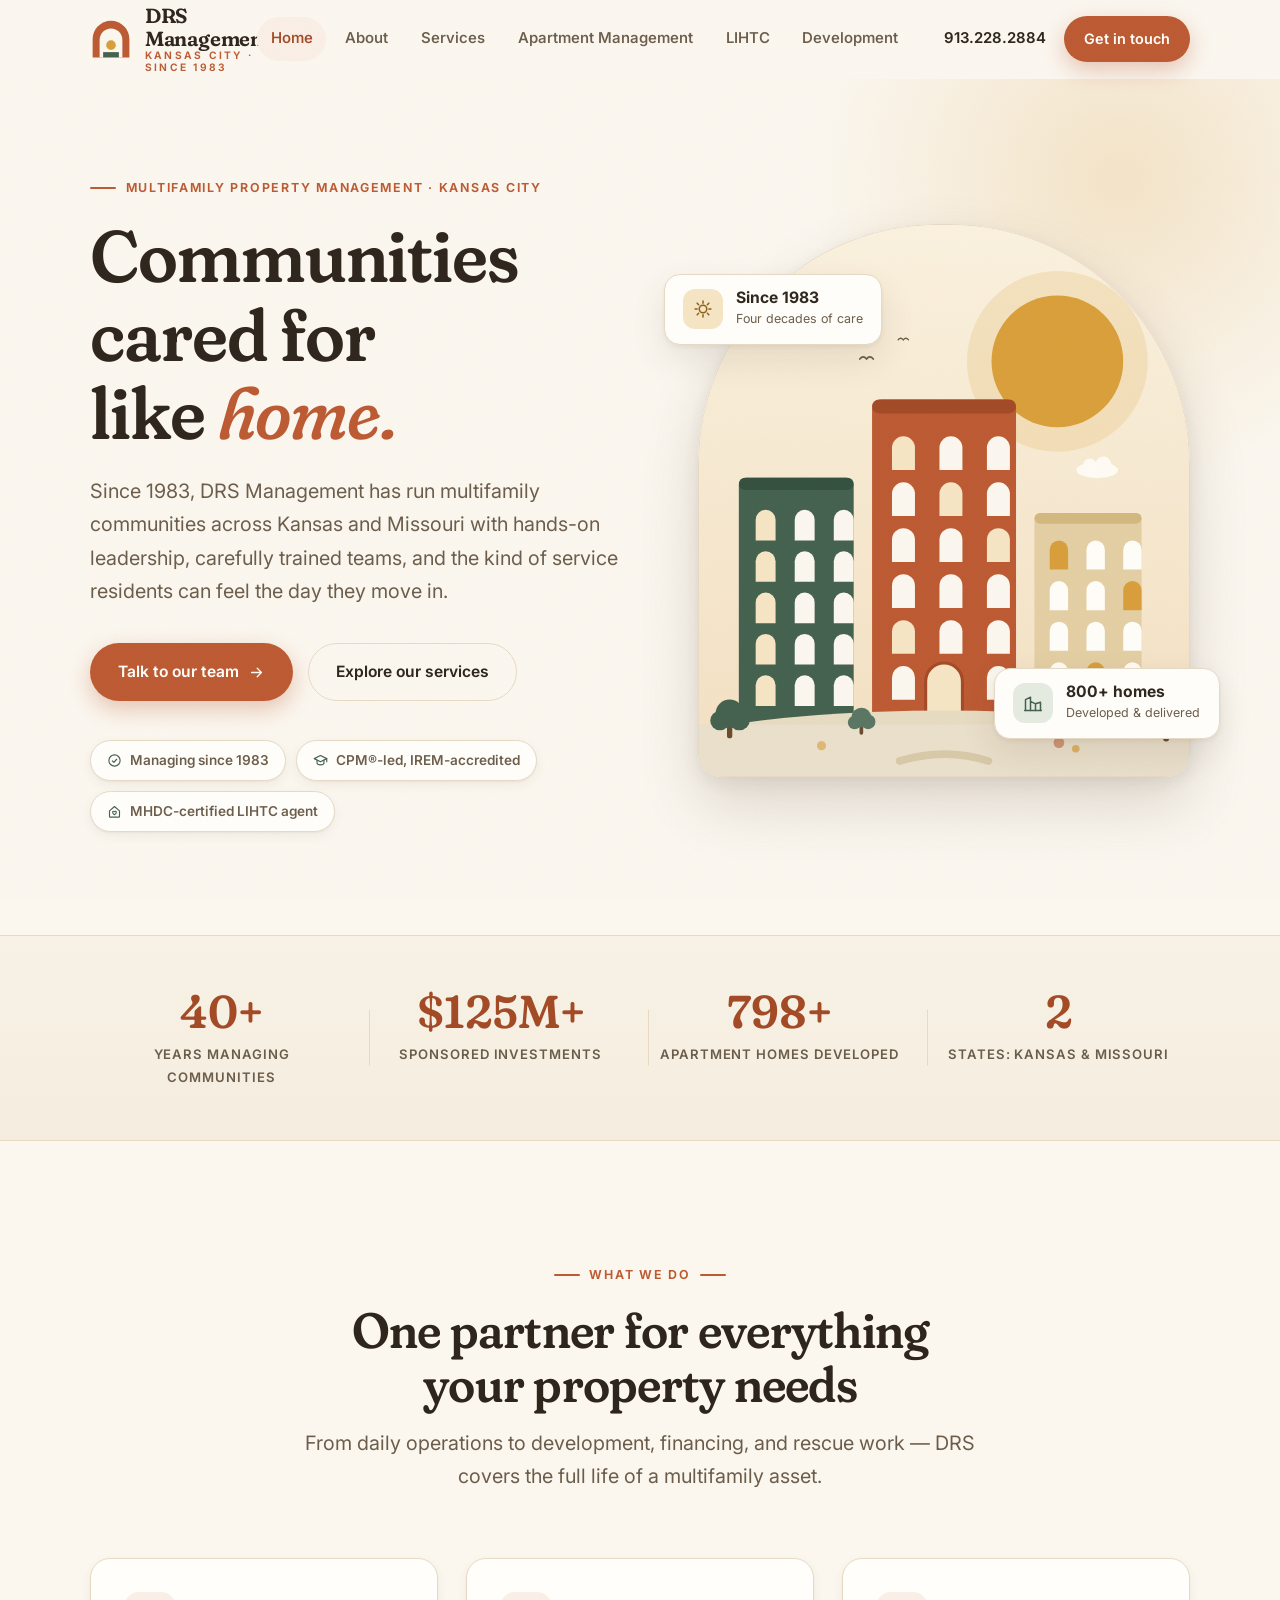
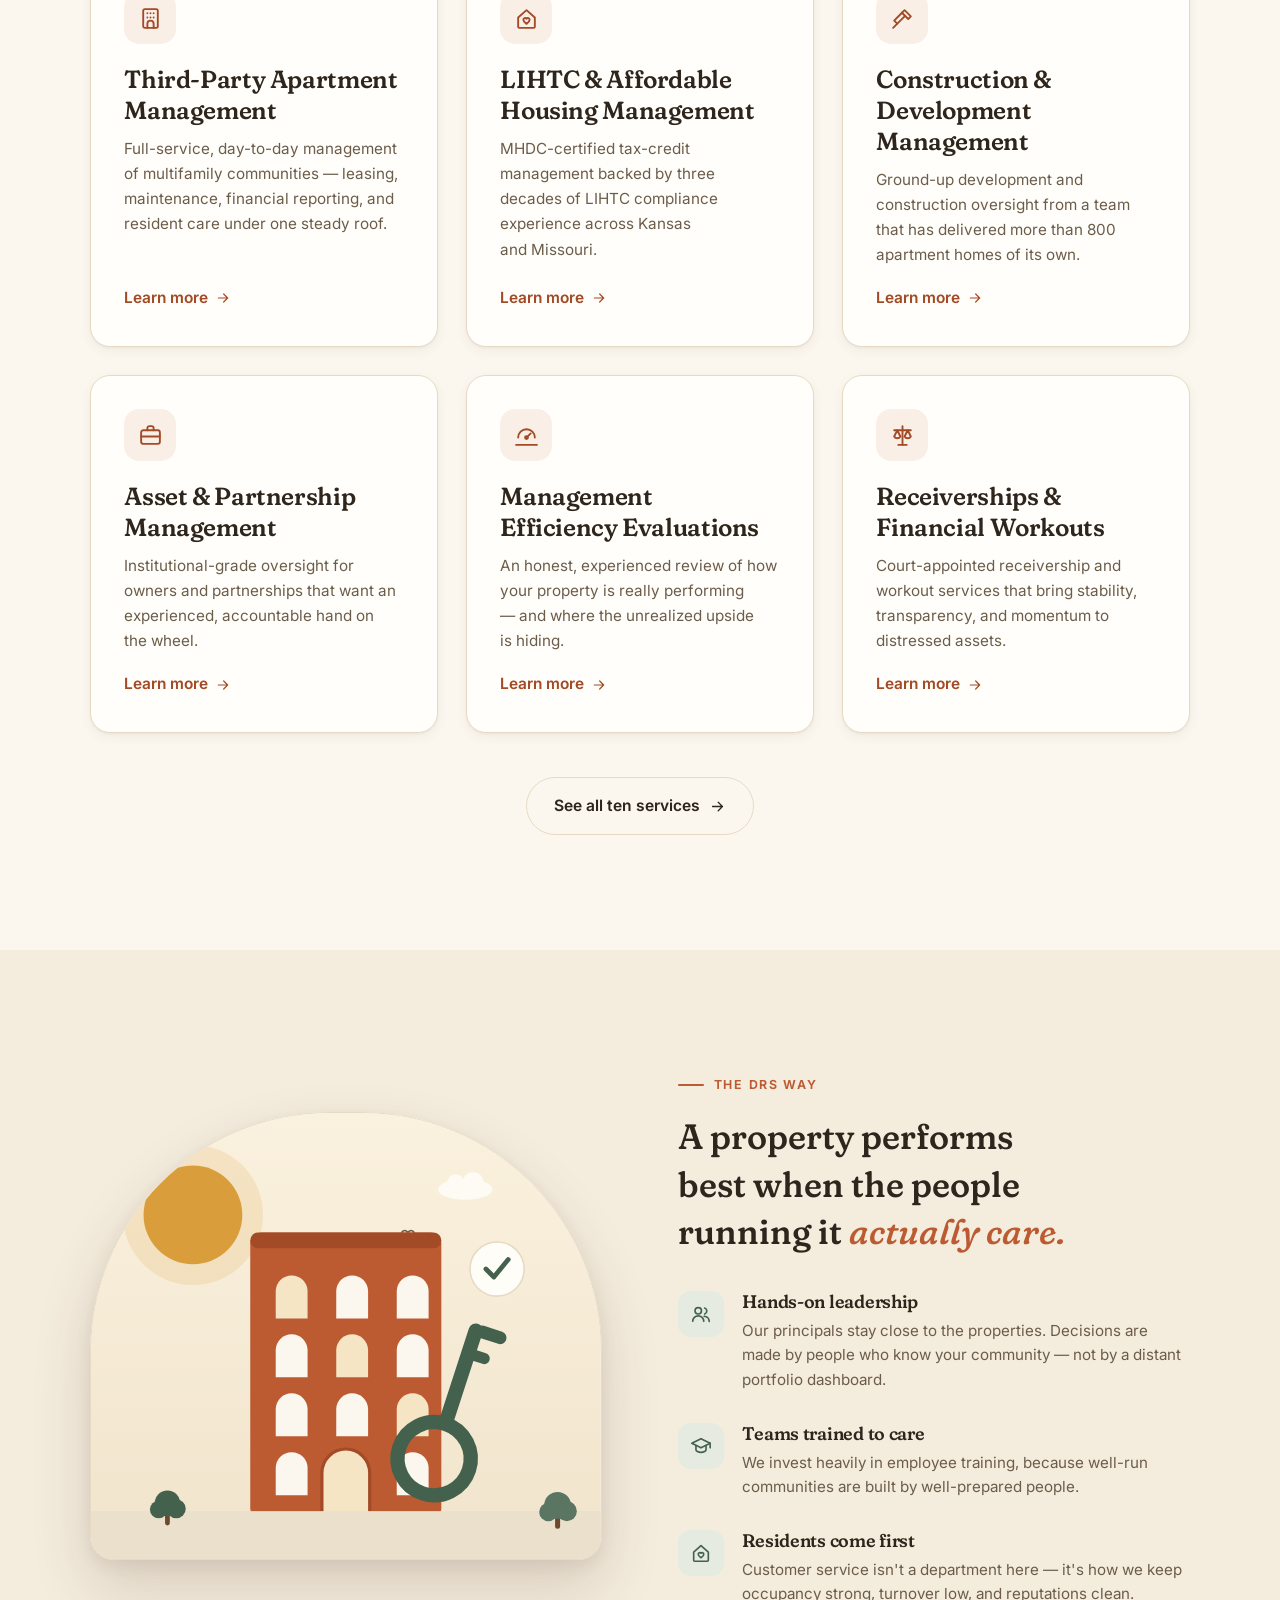
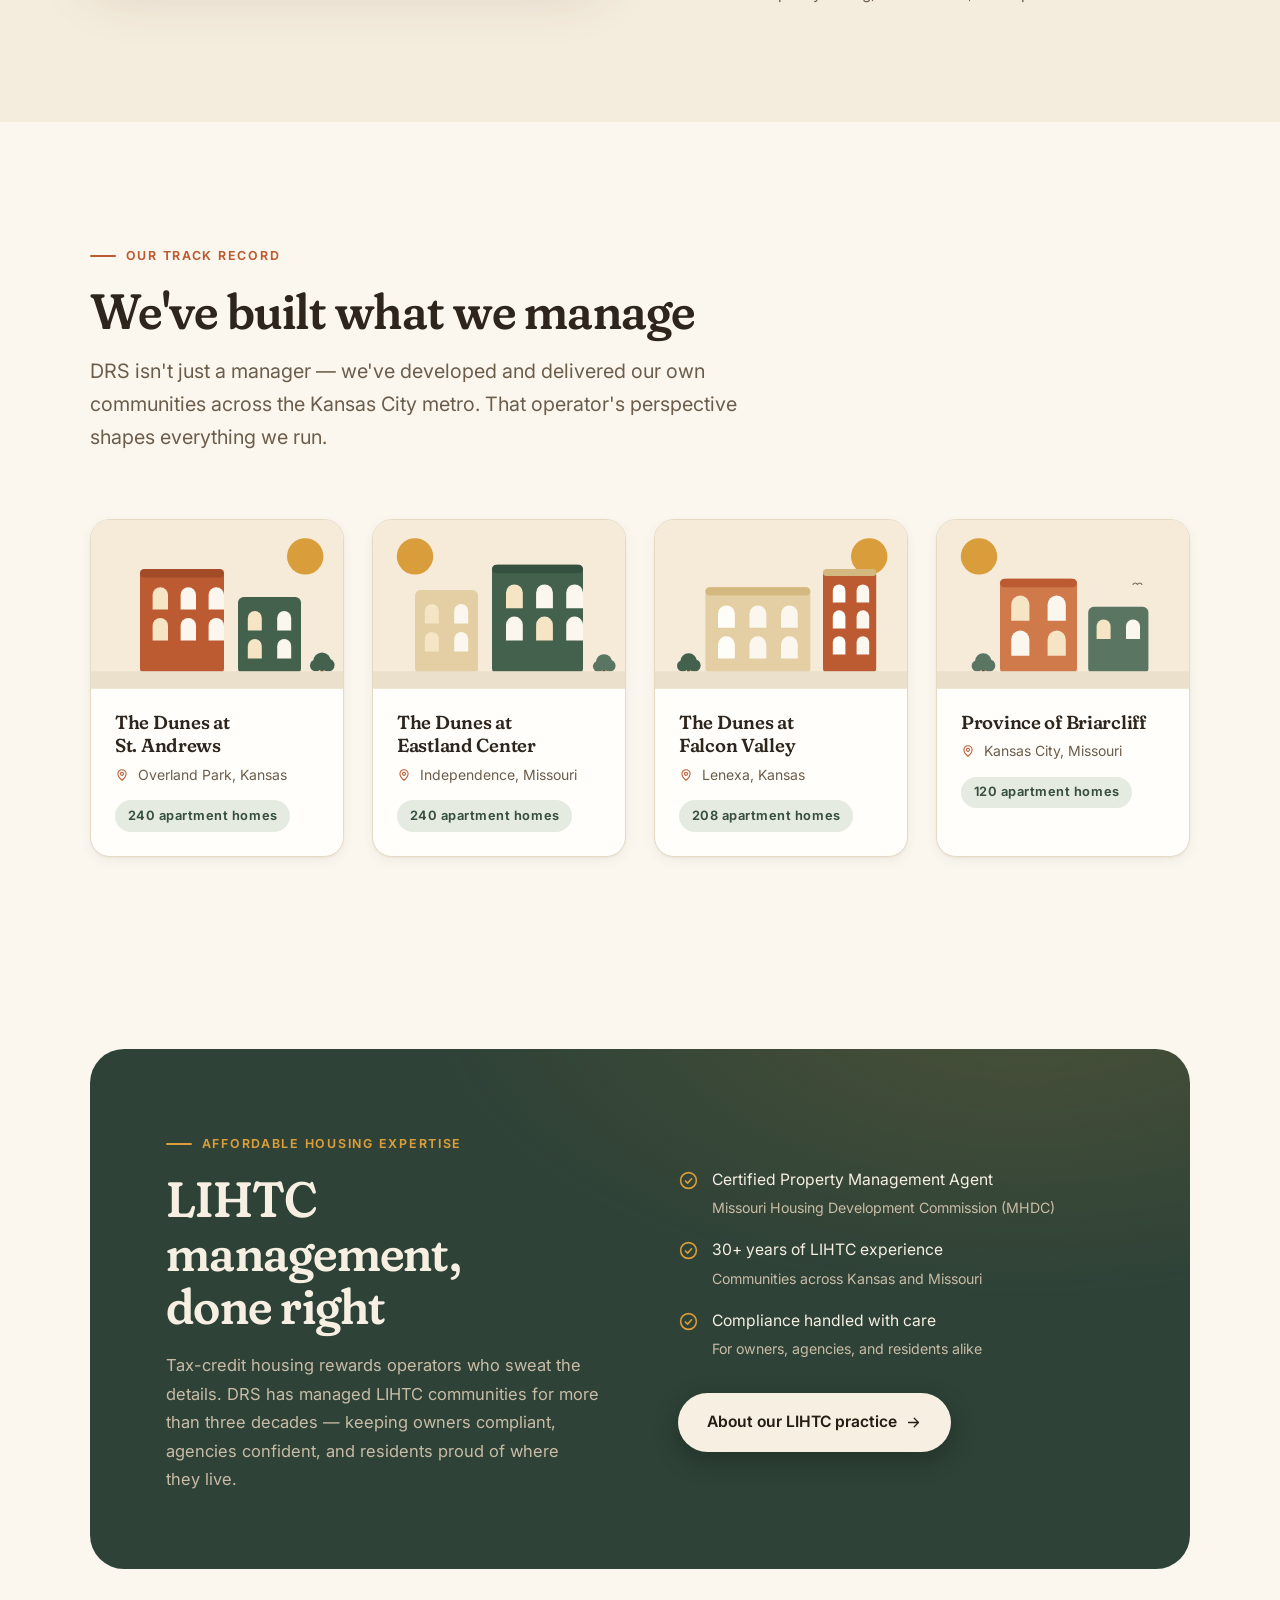
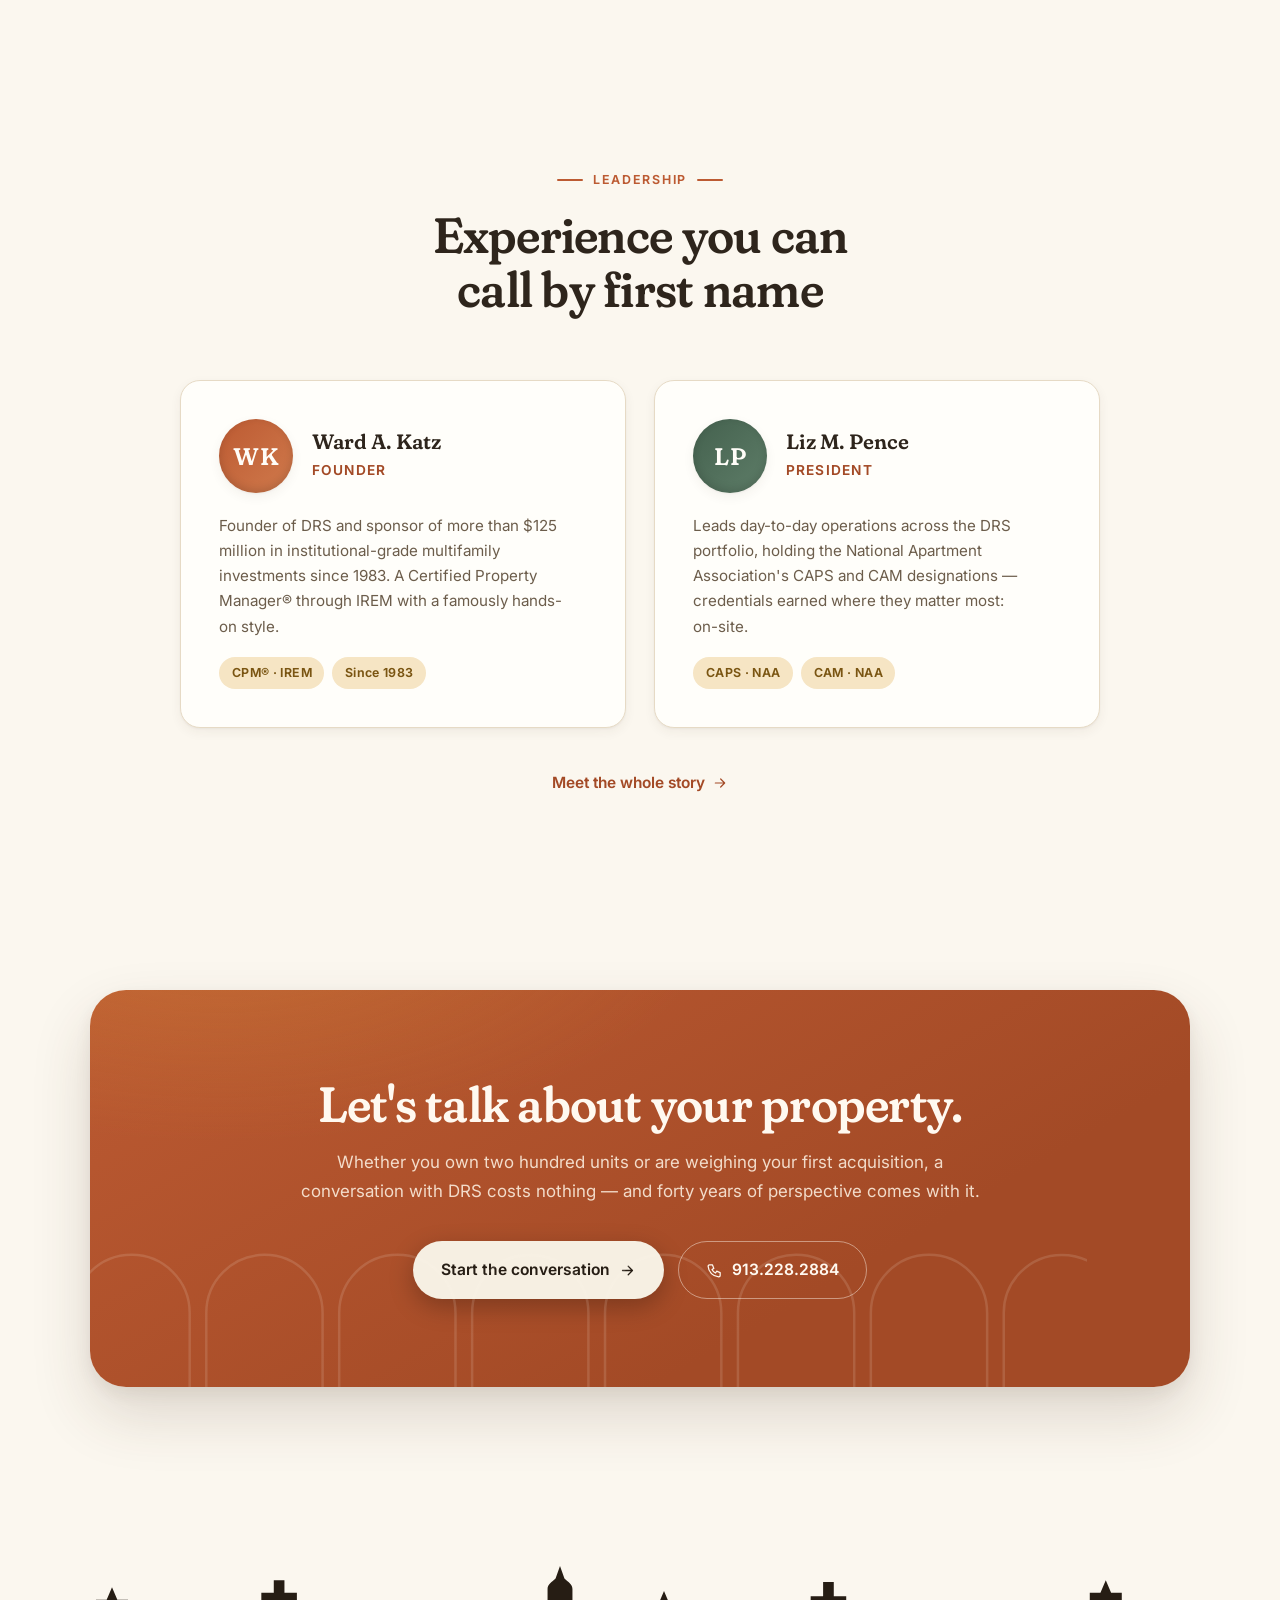
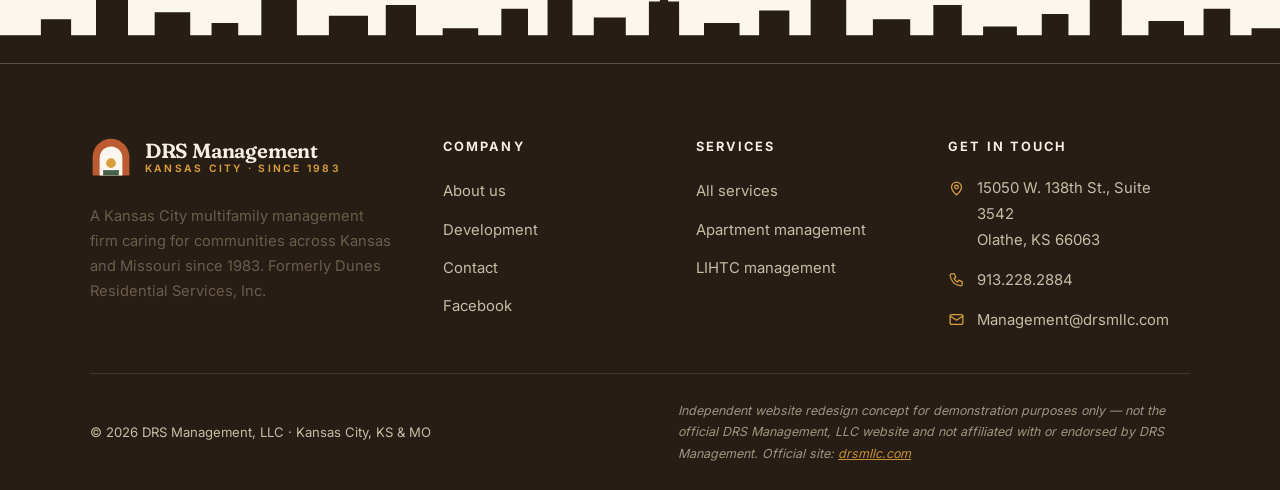
<file: drsm/index.html>
<!DOCTYPE html>
<html lang="en">
<head>
  <meta charset="UTF-8">
  <meta name="viewport" content="width=device-width, initial-scale=1.0">
  <title>DRS Management | Multifamily Property Management · Kansas City</title>
  <meta name="description" content="DRS Management, LLC — Kansas City multifamily property management since 1983. Hands-on apartment management, MHDC-certified LIHTC expertise, and development services across Kansas & Missouri. (Redesign concept)">
  <meta name="robots" content="noindex, nofollow">
  <meta name="theme-color" content="#FBF7EF">
  <meta property="og:title" content="DRS Management | Multifamily Property Management · Kansas City">
  <meta property="og:description" content="DRS Management, LLC — Kansas City multifamily property management since 1983. Hands-on apartment management, MHDC-certified LIHTC expertise, and development services across Kansas & Missouri. (Redesign concept)">
  <meta property="og:type" content="website">
  <meta property="og:image" content="assets/og.png">
  <link rel="icon" type="image/svg+xml" href="assets/favicon.svg">
  <link rel="preload" href="assets/fonts/fraunces-latin-full-normal.woff2" as="font" type="font/woff2" crossorigin>
  <link rel="preload" href="assets/fonts/inter-latin-opsz-normal.woff2" as="font" type="font/woff2" crossorigin>
  <link rel="stylesheet" href="assets/styles.css">
</head>
<body>
<a class="skip-link" href="#main">Skip to content</a>
<header class="header">
  <div class="container header-inner">
    <a class="brand" href="index.html" aria-label="DRS Management — home">
      <svg class="brand-mark" viewBox="0 0 48 48" aria-hidden="true">
  <path d="M24 3C12.4 3 3 12.4 3 24v21h42V24C45 12.4 35.6 3 24 3z" fill="#BC5A32"/>
  <path d="M24 12c-7.2 0-13 5.8-13 13v20h26V25c0-7.2-5.8-13-13-13z" fill="#FBF7EF"/>
  <circle cx="24" cy="31" r="5.5" fill="#D99E3B"/>
  <path d="M15 45v-6h18v6z" fill="#44614E"/>
</svg>
      <span class="brand-text">
        <span class="brand-name">DRS Management</span>
        <span class="brand-sub">Kansas City · Since 1983</span>
      </span>
    </a>
    <nav class="nav" aria-label="Primary">
        <a href="index.html" aria-current="page">Home</a>
        <a href="about.html">About</a>
        <a href="services.html">Services</a>
        <a href="apartment-management.html">Apartment Management</a>
        <a href="lihtc-management.html">LIHTC</a>
        <a href="development.html">Development</a>
    </nav>
    <div class="header-cta">
      <a class="header-phone" href="tel:+19132282884"><svg viewBox="0 0 24 24" fill="none" stroke="currentColor" stroke-width="1.8" stroke-linecap="round" stroke-linejoin="round" aria-hidden="true" ><path d="M5 4h4l2 5-2.5 1.5a11 11 0 0 0 5 5L15 13l5 2v4a2 2 0 0 1-2 2A16 16 0 0 1 3 6a2 2 0 0 1 2-2z"/></svg><span>913.228.2884</span></a>
      <a class="btn btn--primary btn--sm" href="contact.html">Get in touch</a>
      <button class="nav-toggle" aria-expanded="false" aria-controls="mobile-menu" aria-label="Menu">
        <span></span><span></span><span></span>
      </button>
    </div>
  </div>
</header>
<div class="mobile-menu" id="mobile-menu">
  <nav aria-label="Mobile">
    <a href="index.html" aria-current="page">Home <svg viewBox="0 0 24 24" fill="none" stroke="currentColor" stroke-width="1.8" stroke-linecap="round" stroke-linejoin="round" aria-hidden="true" ><path d="M9 6l6 6-6 6"/></svg></a>
    <a href="about.html">About <svg viewBox="0 0 24 24" fill="none" stroke="currentColor" stroke-width="1.8" stroke-linecap="round" stroke-linejoin="round" aria-hidden="true" ><path d="M9 6l6 6-6 6"/></svg></a>
    <a href="services.html">Services <svg viewBox="0 0 24 24" fill="none" stroke="currentColor" stroke-width="1.8" stroke-linecap="round" stroke-linejoin="round" aria-hidden="true" ><path d="M9 6l6 6-6 6"/></svg></a>
    <a href="apartment-management.html">Apartment Management <svg viewBox="0 0 24 24" fill="none" stroke="currentColor" stroke-width="1.8" stroke-linecap="round" stroke-linejoin="round" aria-hidden="true" ><path d="M9 6l6 6-6 6"/></svg></a>
    <a href="lihtc-management.html">LIHTC <svg viewBox="0 0 24 24" fill="none" stroke="currentColor" stroke-width="1.8" stroke-linecap="round" stroke-linejoin="round" aria-hidden="true" ><path d="M9 6l6 6-6 6"/></svg></a>
    <a href="development.html">Development <svg viewBox="0 0 24 24" fill="none" stroke="currentColor" stroke-width="1.8" stroke-linecap="round" stroke-linejoin="round" aria-hidden="true" ><path d="M9 6l6 6-6 6"/></svg></a>
    <a href="contact.html">Contact <svg viewBox="0 0 24 24" fill="none" stroke="currentColor" stroke-width="1.8" stroke-linecap="round" stroke-linejoin="round" aria-hidden="true" ><path d="M9 6l6 6-6 6"/></svg></a>
  </nav>
  <div class="mobile-menu-cta">
    <a class="btn btn--primary" href="contact.html">Get in touch</a>
    <a class="btn btn--ghost" href="tel:+19132282884"><svg viewBox="0 0 24 24" fill="none" stroke="currentColor" stroke-width="1.8" stroke-linecap="round" stroke-linejoin="round" aria-hidden="true" ><path d="M5 4h4l2 5-2.5 1.5a11 11 0 0 0 5 5L15 13l5 2v4a2 2 0 0 1-2 2A16 16 0 0 1 3 6a2 2 0 0 1 2-2z"/></svg> 913.228.2884</a>
  </div>
</div>
<main id="main">

<section class="hero">
  <div class="hero-sun" aria-hidden="true"></div>
  <div class="container hero-grid">
    <div>
      <span class="eyebrow reveal">Multifamily property management · Kansas City</span>
      <h1 class="reveal" style="--d:.06s">Communities cared for like <span class="serif-i">home.</span></h1>
      <p class="lede reveal" style="--d:.14s">Since 1983, DRS Management has run multifamily communities across Kansas and Missouri with hands-on leadership, carefully trained teams, and the kind of service residents can feel the day they move in.</p>
      <div class="hero-actions reveal" style="--d:.22s">
        <a class="btn btn--primary" href="contact.html">Talk to our team <svg viewBox="0 0 24 24" fill="none" stroke="currentColor" stroke-width="1.8" stroke-linecap="round" stroke-linejoin="round" aria-hidden="true" ><path d="M5 12h14M13 6l6 6-6 6"/></svg></a>
        <a class="btn btn--ghost" href="services.html">Explore our services</a>
      </div>
      <div class="hero-chips reveal" style="--d:.3s">
        <span class="chip"><svg viewBox="0 0 24 24" fill="none" stroke="currentColor" stroke-width="1.8" stroke-linecap="round" stroke-linejoin="round" aria-hidden="true" ><circle cx="12" cy="12" r="9"/><path d="M8.5 12.5l2.5 2.5 4.5-5"/></svg> Managing since 1983</span>
        <span class="chip"><svg viewBox="0 0 24 24" fill="none" stroke="currentColor" stroke-width="1.8" stroke-linecap="round" stroke-linejoin="round" aria-hidden="true" ><path d="M2 9l10-5 10 5-10 5z"/><path d="M6.5 11.5V16c0 1.5 2.5 3 5.5 3s5.5-1.5 5.5-3v-4.5"/><path d="M22 9v5"/></svg> CPM®-led, IREM-accredited</span>
        <span class="chip"><svg viewBox="0 0 24 24" fill="none" stroke="currentColor" stroke-width="1.8" stroke-linecap="round" stroke-linejoin="round" aria-hidden="true" ><path d="M4 11l8-7 8 7v9a1 1 0 0 1-1 1H5a1 1 0 0 1-1-1z"/><path d="M12 17.2s-3-1.9-3-3.9a1.7 1.7 0 0 1 3-1.1 1.7 1.7 0 0 1 3 1.1c0 2-3 3.9-3 3.9z"/></svg> MHDC-certified LIHTC agent</span>
      </div>
    </div>
    <div class="hero-art reveal" style="--d:.15s">
      <div class="arch-frame"><svg viewBox="0 0 640 720" role="img" aria-label="Illustration of a warm apartment community at golden hour">
  <defs>
    <linearGradient id="hsky" x1="0" y1="0" x2="0" y2="1">
      <stop offset="0" stop-color="#FAF1DE"/><stop offset="1" stop-color="#F3E0C2"/>
    </linearGradient>
  </defs>
  <rect width="640" height="720" fill="url(#hsky)"/>
  <circle cx="468" cy="178" r="86" fill="#D99E3B"/>
  <circle cx="468" cy="178" r="118" fill="#D99E3B" opacity=".18"/>
  <g fill="#FFFDF8" opacity=".9">
  <ellipse cx="130" cy="120" rx="37.400000000000006" ry="14.3"/>
  <circle cx="116.8" cy="111.2" r="12.100000000000001"/>
  <circle cx="141" cy="110.1" r="14.3"/>
</g>
  <g fill="#FFFDF8" opacity=".9">
  <ellipse cx="520" cy="320" rx="27.200000000000003" ry="10.4"/>
  <circle cx="510.4" cy="313.6" r="8.8"/>
  <circle cx="528" cy="312.8" r="10.4"/>
</g>
  <path d="M210 175 q 4.4 -5.5 8.8 0 q 4.4 -5.5 8.8 0" stroke="#6C5D4B" stroke-width="2.2" fill="none" stroke-linecap="round"/>
  <path d="M260 150 q 3.4 -4.25 6.8 0 q 3.4 -4.25 6.8 0" stroke="#6C5D4B" stroke-width="1.7" fill="none" stroke-linecap="round"/>
  <!-- left building (sage) -->
  <g>
    <rect x="52" y="330" width="150" height="330" rx="10" fill="#44614E"/>
    <rect x="52" y="330" width="150" height="16" rx="8" fill="#35503F"/>
    <path d="M74 412 v-27 a13 13 0 0 1 26 0 v27 z" fill="#F6E5C4"/><path d="M125 412 v-27 a13 13 0 0 1 26 0 v27 z" fill="#FBF7EF"/><path d="M176 412 v-27 a13 13 0 0 1 26 0 v27 z" fill="#FBF7EF"/><path d="M74 466 v-27 a13 13 0 0 1 26 0 v27 z" fill="#F6E5C4"/><path d="M125 466 v-27 a13 13 0 0 1 26 0 v27 z" fill="#FBF7EF"/><path d="M176 466 v-27 a13 13 0 0 1 26 0 v27 z" fill="#FBF7EF"/><path d="M74 520 v-27 a13 13 0 0 1 26 0 v27 z" fill="#F6E5C4"/><path d="M125 520 v-27 a13 13 0 0 1 26 0 v27 z" fill="#FBF7EF"/><path d="M176 520 v-27 a13 13 0 0 1 26 0 v27 z" fill="#FBF7EF"/><path d="M74 574 v-27 a13 13 0 0 1 26 0 v27 z" fill="#F6E5C4"/><path d="M125 574 v-27 a13 13 0 0 1 26 0 v27 z" fill="#FBF7EF"/><path d="M176 574 v-27 a13 13 0 0 1 26 0 v27 z" fill="#FBF7EF"/><path d="M74 628 v-27 a13 13 0 0 1 26 0 v27 z" fill="#F6E5C4"/><path d="M125 628 v-27 a13 13 0 0 1 26 0 v27 z" fill="#FBF7EF"/><path d="M176 628 v-27 a13 13 0 0 1 26 0 v27 z" fill="#FBF7EF"/>
  </g>
  <!-- center building (clay, tallest) -->
  <g>
    <rect x="226" y="228" width="188" height="432" rx="12" fill="#BC5A32"/>
    <rect x="226" y="228" width="188" height="18" rx="9" fill="#A34A26"/>
    <path d="M252 320 v-29 a15 15 0 0 1 30 0 v29 z" fill="#F6E5C4"/><path d="M314 320 v-29 a15 15 0 0 1 30 0 v29 z" fill="#FBF7EF"/><path d="M376 320 v-29 a15 15 0 0 1 30 0 v29 z" fill="#FBF7EF"/><path d="M252 380 v-29 a15 15 0 0 1 30 0 v29 z" fill="#FBF7EF"/><path d="M314 380 v-29 a15 15 0 0 1 30 0 v29 z" fill="#F6E5C4"/><path d="M376 380 v-29 a15 15 0 0 1 30 0 v29 z" fill="#FBF7EF"/><path d="M252 440 v-29 a15 15 0 0 1 30 0 v29 z" fill="#FBF7EF"/><path d="M314 440 v-29 a15 15 0 0 1 30 0 v29 z" fill="#FBF7EF"/><path d="M376 440 v-29 a15 15 0 0 1 30 0 v29 z" fill="#F6E5C4"/><path d="M252 500 v-29 a15 15 0 0 1 30 0 v29 z" fill="#FBF7EF"/><path d="M314 500 v-29 a15 15 0 0 1 30 0 v29 z" fill="#FBF7EF"/><path d="M376 500 v-29 a15 15 0 0 1 30 0 v29 z" fill="#FBF7EF"/><path d="M252 560 v-29 a15 15 0 0 1 30 0 v29 z" fill="#F6E5C4"/><path d="M314 560 v-29 a15 15 0 0 1 30 0 v29 z" fill="#FBF7EF"/><path d="M376 560 v-29 a15 15 0 0 1 30 0 v29 z" fill="#FBF7EF"/><path d="M252 620 v-29 a15 15 0 0 1 30 0 v29 z" fill="#FBF7EF"/><path d="M314 620 v-29 a15 15 0 0 1 30 0 v29 z" fill="#F6E5C4"/><path d="M376 620 v-29 a15 15 0 0 1 30 0 v29 z" fill="#FBF7EF"/>
    <path d="M296 660 v-64 a24 24 0 0 1 48 0 v64 z" fill="#F6E5C4"/>
    <path d="M296 660 v-64 a24 24 0 0 1 48 0 v64 z" fill="none" stroke="#A34A26" stroke-width="4"/>
  </g>
  <!-- right building (sand) -->
  <g>
    <rect x="438" y="376" width="140" height="284" rx="10" fill="#E4CFA4"/>
    <rect x="438" y="376" width="140" height="14" rx="7" fill="#D3B87F"/>
    <path d="M458 450 v-26 a12 12 0 0 1 24 0 v26 z" fill="#D99E3B"/><path d="M506 450 v-26 a12 12 0 0 1 24 0 v26 z" fill="#FFFDF8"/><path d="M554 450 v-26 a12 12 0 0 1 24 0 v26 z" fill="#FFFDF8"/><path d="M458 503 v-26 a12 12 0 0 1 24 0 v26 z" fill="#FFFDF8"/><path d="M506 503 v-26 a12 12 0 0 1 24 0 v26 z" fill="#FFFDF8"/><path d="M554 503 v-26 a12 12 0 0 1 24 0 v26 z" fill="#D99E3B"/><path d="M458 556 v-26 a12 12 0 0 1 24 0 v26 z" fill="#FFFDF8"/><path d="M506 556 v-26 a12 12 0 0 1 24 0 v26 z" fill="#FFFDF8"/><path d="M554 556 v-26 a12 12 0 0 1 24 0 v26 z" fill="#FFFDF8"/><path d="M458 609 v-26 a12 12 0 0 1 24 0 v26 z" fill="#FFFDF8"/><path d="M506 609 v-26 a12 12 0 0 1 24 0 v26 z" fill="#D99E3B"/><path d="M554 609 v-26 a12 12 0 0 1 24 0 v26 z" fill="#FFFDF8"/>
  </g>
  <!-- ground + greenery -->
  <ellipse cx="320" cy="712" rx="430" ry="78" fill="#E7DCC2"/>
  <rect x="0" y="652" width="640" height="68" fill="#EAE0CB"/>
  <g>
    <rect x="36.55" y="651.9" width="6.8999999999999995" height="18.4" rx="3.4499999999999997" fill="#6B4A2E"/>
    <circle cx="40" cy="638.1" r="18.4" fill="#44614E"/>
    <circle cx="27.35" cy="647.3" r="12.649999999999999" fill="#44614E"/>
    <circle cx="52.65" cy="646.15" r="13.799999999999999" fill="#44614E"/>
  </g>
  <g>
    <rect x="606.1" y="653.8" width="7.800000000000001" height="20.8" rx="3.9000000000000004" fill="#6B4A2E"/>
    <circle cx="610" cy="638.2" r="20.8" fill="#5A7663"/>
    <circle cx="595.7" cy="648.6" r="14.3" fill="#5A7663"/>
    <circle cx="624.3" cy="647.3" r="15.600000000000001" fill="#5A7663"/>
  </g>
  <g>
    <rect x="209.6" y="652.8" width="4.800000000000001" height="12.8" rx="2.4000000000000004" fill="#6B4A2E"/>
    <circle cx="212" cy="643.2" r="12.8" fill="#5A7663"/>
    <circle cx="203.2" cy="649.6" r="8.8" fill="#5A7663"/>
    <circle cx="220.8" cy="648.8" r="9.600000000000001" fill="#5A7663"/>
  </g>
  <path d="M262 700 q 60 -18 116 0" stroke="#D8C9A8" stroke-width="10" fill="none" stroke-linecap="round"/>
  <circle cx="470" cy="676" r="7" fill="#BC5A32" opacity=".55"/>
  <circle cx="492" cy="684" r="5" fill="#D99E3B" opacity=".7"/>
  <circle cx="160" cy="680" r="6" fill="#D99E3B" opacity=".6"/>
</svg></div>
      <div class="float-card float-card--tl">
        <div class="float-icon float-icon--gold"><svg viewBox="0 0 24 24" fill="none" stroke="currentColor" stroke-width="1.8" stroke-linecap="round" stroke-linejoin="round" aria-hidden="true" ><circle cx="12" cy="12" r="4.5"/><path d="M12 2.5v2.5M12 19v2.5M2.5 12h2.5M19 12h2.5M5 5l1.8 1.8M17.2 17.2L19 19M19 5l-1.8 1.8M6.8 17.2L5 19"/></svg></div>
        <div><div class="float-title">Since 1983</div><div class="float-sub">Four decades of care</div></div>
      </div>
      <div class="float-card float-card--br">
        <div class="float-icon float-icon--sage"><svg viewBox="0 0 24 24" fill="none" stroke="currentColor" stroke-width="1.8" stroke-linecap="round" stroke-linejoin="round" aria-hidden="true" ><path d="M3 21V8l6-3v16M9 21V10l6 3v8M15 21V13l6-2v10"/><path d="M2 21h20"/></svg></div>
        <div><div class="float-title">800+ homes</div><div class="float-sub">Developed &amp; delivered</div></div>
      </div>
    </div>
  </div>
</section>

<section class="stats-band">
  <div class="container stats-grid">
    <div class="stat reveal"><div class="stat-num" data-count="40" data-suffix="+">0</div><div class="stat-label">Years managing communities</div></div>
    <div class="stat reveal" style="--d:.08s"><div class="stat-num" data-count="125" data-prefix="$" data-suffix="M+">0</div><div class="stat-label">Sponsored investments</div></div>
    <div class="stat reveal" style="--d:.16s"><div class="stat-num" data-count="800" data-suffix="+">0</div><div class="stat-label">Apartment homes developed</div></div>
    <div class="stat reveal" style="--d:.24s"><div class="stat-num" data-count="2">0</div><div class="stat-label">States: Kansas &amp; Missouri</div></div>
  </div>
</section>

<section class="section" id="services">
  <div class="container">
    <div class="section-head section-head--center reveal">
      <span class="eyebrow eyebrow--center">What we do</span>
      <h2>One partner for everything your property needs</h2>
      <p class="lede">From daily operations to development, financing, and rescue work — DRS covers the full life of a multifamily asset.</p>
    </div>
    <div class="grid grid--3">
      <a class="card card-link-wrap reveal" style="--d:0s" href="apartment-management.html">
        <div class="card-icon"><svg viewBox="0 0 24 24" fill="none" stroke="currentColor" stroke-width="1.8" stroke-linecap="round" stroke-linejoin="round" aria-hidden="true" ><rect x="5" y="3" width="14" height="18" rx="1.5"/><path d="M9 21v-4a3 3 0 0 1 6 0v4"/><path d="M9 7h.01M15 7h.01M9 11h.01M15 11h.01M12 7h.01M12 11h.01"/></svg></div>
        <h3>Third-Party Apartment Management</h3>
        <p>Full-service, day-to-day management of multifamily communities — leasing, maintenance, financial reporting, and resident care under one steady roof.</p>
        <span class="text-link">Learn more <svg viewBox="0 0 24 24" fill="none" stroke="currentColor" stroke-width="1.8" stroke-linecap="round" stroke-linejoin="round" aria-hidden="true" ><path d="M5 12h14M13 6l6 6-6 6"/></svg></span>
      </a>
      <a class="card card-link-wrap reveal" style="--d:0.08s" href="lihtc-management.html">
        <div class="card-icon"><svg viewBox="0 0 24 24" fill="none" stroke="currentColor" stroke-width="1.8" stroke-linecap="round" stroke-linejoin="round" aria-hidden="true" ><path d="M4 11l8-7 8 7v9a1 1 0 0 1-1 1H5a1 1 0 0 1-1-1z"/><path d="M12 17.2s-3-1.9-3-3.9a1.7 1.7 0 0 1 3-1.1 1.7 1.7 0 0 1 3 1.1c0 2-3 3.9-3 3.9z"/></svg></div>
        <h3>LIHTC & Affordable Housing Management</h3>
        <p>MHDC-certified tax-credit management backed by three decades of LIHTC compliance experience across Kansas and Missouri.</p>
        <span class="text-link">Learn more <svg viewBox="0 0 24 24" fill="none" stroke="currentColor" stroke-width="1.8" stroke-linecap="round" stroke-linejoin="round" aria-hidden="true" ><path d="M5 12h14M13 6l6 6-6 6"/></svg></span>
      </a>
      <a class="card card-link-wrap reveal" style="--d:0.16s" href="development.html">
        <div class="card-icon"><svg viewBox="0 0 24 24" fill="none" stroke="currentColor" stroke-width="1.8" stroke-linecap="round" stroke-linejoin="round" aria-hidden="true" ><path d="M14 4l6 6-2.5 2.5-6-6z"/><path d="M11.5 6.5L4 14l3 3 7.5-7.5"/><path d="M3 21l4-4"/></svg></div>
        <h3>Construction & Development Management</h3>
        <p>Ground-up development and construction oversight from a team that has delivered more than 800 apartment homes of its own.</p>
        <span class="text-link">Learn more <svg viewBox="0 0 24 24" fill="none" stroke="currentColor" stroke-width="1.8" stroke-linecap="round" stroke-linejoin="round" aria-hidden="true" ><path d="M5 12h14M13 6l6 6-6 6"/></svg></span>
      </a>
      <a class="card card-link-wrap reveal" style="--d:0s" href="services.html">
        <div class="card-icon"><svg viewBox="0 0 24 24" fill="none" stroke="currentColor" stroke-width="1.8" stroke-linecap="round" stroke-linejoin="round" aria-hidden="true" ><rect x="3" y="7" width="18" height="13" rx="2"/><path d="M9 7V5a2 2 0 0 1 2-2h2a2 2 0 0 1 2 2v2"/><path d="M3 13h18"/></svg></div>
        <h3>Asset & Partnership Management</h3>
        <p>Institutional-grade oversight for owners and partnerships that want an experienced, accountable hand on the wheel.</p>
        <span class="text-link">Learn more <svg viewBox="0 0 24 24" fill="none" stroke="currentColor" stroke-width="1.8" stroke-linecap="round" stroke-linejoin="round" aria-hidden="true" ><path d="M5 12h14M13 6l6 6-6 6"/></svg></span>
      </a>
      <a class="card card-link-wrap reveal" style="--d:0.08s" href="services.html">
        <div class="card-icon"><svg viewBox="0 0 24 24" fill="none" stroke="currentColor" stroke-width="1.8" stroke-linecap="round" stroke-linejoin="round" aria-hidden="true" ><path d="M4 14a8 8 0 1 1 16 0"/><path d="M12 14l4-4"/><path d="M2 21h20"/><circle cx="12" cy="14" r="1.4"/></svg></div>
        <h3>Management Efficiency Evaluations</h3>
        <p>An honest, experienced review of how your property is really performing — and where the unrealized upside is hiding.</p>
        <span class="text-link">Learn more <svg viewBox="0 0 24 24" fill="none" stroke="currentColor" stroke-width="1.8" stroke-linecap="round" stroke-linejoin="round" aria-hidden="true" ><path d="M5 12h14M13 6l6 6-6 6"/></svg></span>
      </a>
      <a class="card card-link-wrap reveal" style="--d:0.16s" href="services.html">
        <div class="card-icon"><svg viewBox="0 0 24 24" fill="none" stroke="currentColor" stroke-width="1.8" stroke-linecap="round" stroke-linejoin="round" aria-hidden="true" ><path d="M12 3v18M4 7h16"/><path d="M7 7l-3 6a3.5 3.5 0 0 0 6 0zM17 7l-3 6a3.5 3.5 0 0 0 6 0z"/><path d="M8 21h8"/></svg></div>
        <h3>Receiverships & Financial Workouts</h3>
        <p>Court-appointed receivership and workout services that bring stability, transparency, and momentum to distressed assets.</p>
        <span class="text-link">Learn more <svg viewBox="0 0 24 24" fill="none" stroke="currentColor" stroke-width="1.8" stroke-linecap="round" stroke-linejoin="round" aria-hidden="true" ><path d="M5 12h14M13 6l6 6-6 6"/></svg></span>
      </a>
    </div>
    <div style="text-align:center;margin-top:2.75rem" class="reveal">
      <a class="btn btn--ghost" href="services.html">See all ten services <svg viewBox="0 0 24 24" fill="none" stroke="currentColor" stroke-width="1.8" stroke-linecap="round" stroke-linejoin="round" aria-hidden="true" ><path d="M5 12h14M13 6l6 6-6 6"/></svg></a>
    </div>
  </div>
</section>

<section class="section section--tint">
  <div class="container split split--art-first">
    <div class="split-art reveal">
      <div class="arch-frame"><svg viewBox="0 0 640 560" role="img" aria-label="Illustration of a managed apartment building with a caretaker's key">
  <defs>
    <linearGradient id="msky" x1="0" y1="0" x2="0" y2="1">
      <stop offset="0" stop-color="#FAF1DE"/><stop offset="1" stop-color="#F1E4CC"/>
    </linearGradient>
  </defs>
  <rect width="640" height="560" fill="url(#msky)"/>
  <circle cx="128" cy="128" r="62" fill="#D99E3B"/>
  <circle cx="128" cy="128" r="88" fill="#D99E3B" opacity=".16"/>
  <g fill="#FFFDF8" opacity=".9">
  <ellipse cx="470" cy="96" rx="34" ry="13"/>
  <circle cx="458" cy="88" r="11"/>
  <circle cx="480" cy="87" r="13"/>
</g>
  <path d="M390 150 q 4 -5 8 0 q 4 -5 8 0" stroke="#6C5D4B" stroke-width="2" fill="none" stroke-linecap="round"/>
  <g>
    <rect x="200" y="150" width="240" height="360" rx="14" fill="#BC5A32"/>
    <rect x="200" y="150" width="240" height="20" rx="10" fill="#A34A26"/>
    <path d="M232 258 v-34 a20 20 0 0 1 40 0 v34 z" fill="#F6E5C4"/><path d="M308 258 v-34 a20 20 0 0 1 40 0 v34 z" fill="#FBF7EF"/><path d="M384 258 v-34 a20 20 0 0 1 40 0 v34 z" fill="#FBF7EF"/><path d="M232 332 v-34 a20 20 0 0 1 40 0 v34 z" fill="#FBF7EF"/><path d="M308 332 v-34 a20 20 0 0 1 40 0 v34 z" fill="#F6E5C4"/><path d="M384 332 v-34 a20 20 0 0 1 40 0 v34 z" fill="#FBF7EF"/><path d="M232 406 v-34 a20 20 0 0 1 40 0 v34 z" fill="#FBF7EF"/><path d="M308 406 v-34 a20 20 0 0 1 40 0 v34 z" fill="#FBF7EF"/><path d="M384 406 v-34 a20 20 0 0 1 40 0 v34 z" fill="#F6E5C4"/><path d="M232 480 v-34 a20 20 0 0 1 40 0 v34 z" fill="#FBF7EF"/><path d="M308 480 v-34 a20 20 0 0 1 40 0 v34 z" fill="#FBF7EF"/><path d="M384 480 v-34 a20 20 0 0 1 40 0 v34 z" fill="#FBF7EF"/>
    <path d="M290 510 v-58 a30 30 0 0 1 60 0 v58 z" fill="#F6E5C4" stroke="#A34A26" stroke-width="4"/>
  </g>
  <g transform="translate(468 320) rotate(18)">
    <circle cx="0" cy="120" r="46" fill="none" stroke="#44614E" stroke-width="18"/>
    <rect x="-9" y="-58" width="18" height="140" rx="9" fill="#44614E"/>
    <rect x="0" y="-58" width="40" height="16" rx="8" fill="#44614E"/>
    <rect x="0" y="-26" width="28" height="14" rx="7" fill="#44614E"/>
  </g>
  <circle cx="510" cy="196" r="34" fill="#FFFDF8" stroke="#E6DAC5" stroke-width="2"/>
  <path d="M496 196l10 10 18-22" stroke="#44614E" stroke-width="6" fill="none" stroke-linecap="round" stroke-linejoin="round"/>
  <rect x="0" y="500" width="640" height="60" fill="#EAE0CB"/>
  <g>
    <rect x="93" y="502" width="6" height="16" rx="3" fill="#6B4A2E"/>
    <circle cx="96" cy="490" r="16" fill="#44614E"/>
    <circle cx="85" cy="498" r="11" fill="#44614E"/>
    <circle cx="107" cy="497" r="12" fill="#44614E"/>
  </g>
  <g>
    <rect x="582.85" y="505.3" width="6.300000000000001" height="16.8" rx="3.1500000000000004" fill="#6B4A2E"/>
    <circle cx="586" cy="492.7" r="16.8" fill="#5A7663"/>
    <circle cx="574.45" cy="501.1" r="11.55" fill="#5A7663"/>
    <circle cx="597.55" cy="500.05" r="12.600000000000001" fill="#5A7663"/>
  </g>
</svg></div>
    </div>
    <div>
      <span class="eyebrow reveal">The DRS way</span>
      <p class="pull-quote reveal" style="--d:.08s">A property performs best when the people running it <span class="serif-i">actually care.</span></p>
      <div style="margin-top:2.2rem">
        <div class="pillar reveal" style="--d:.14s">
          <div class="pillar-icon"><svg viewBox="0 0 24 24" fill="none" stroke="currentColor" stroke-width="1.8" stroke-linecap="round" stroke-linejoin="round" aria-hidden="true" ><circle cx="9" cy="8.5" r="3.5"/><path d="M3 20a6 6 0 0 1 12 0"/><path d="M16 5.5a3.5 3.5 0 0 1 0 6.6M15.5 14.5a6 6 0 0 1 5.5 5.5"/></svg></div>
          <div><h3>Hands-on leadership</h3><p>Our principals stay close to the properties. Decisions are made by people who know your community — not by a distant portfolio dashboard.</p></div>
        </div>
        <div class="pillar reveal" style="--d:.2s">
          <div class="pillar-icon"><svg viewBox="0 0 24 24" fill="none" stroke="currentColor" stroke-width="1.8" stroke-linecap="round" stroke-linejoin="round" aria-hidden="true" ><path d="M2 9l10-5 10 5-10 5z"/><path d="M6.5 11.5V16c0 1.5 2.5 3 5.5 3s5.5-1.5 5.5-3v-4.5"/><path d="M22 9v5"/></svg></div>
          <div><h3>Teams trained to care</h3><p>We invest heavily in employee training, because well-run communities are built by well-prepared people.</p></div>
        </div>
        <div class="pillar reveal" style="--d:.26s">
          <div class="pillar-icon"><svg viewBox="0 0 24 24" fill="none" stroke="currentColor" stroke-width="1.8" stroke-linecap="round" stroke-linejoin="round" aria-hidden="true" ><path d="M4 11l8-7 8 7v9a1 1 0 0 1-1 1H5a1 1 0 0 1-1-1z"/><path d="M12 17.2s-3-1.9-3-3.9a1.7 1.7 0 0 1 3-1.1 1.7 1.7 0 0 1 3 1.1c0 2-3 3.9-3 3.9z"/></svg></div>
          <div><h3>Residents come first</h3><p>Customer service isn't a department here — it's how we keep occupancy strong, turnover low, and reputations clean.</p></div>
        </div>
      </div>
    </div>
  </div>
</section>

<section class="section">
  <div class="container">
    <div class="section-head reveal">
      <span class="eyebrow">Our track record</span>
      <h2>We've built what we manage</h2>
      <p class="lede">DRS isn't just a manager — we've developed and delivered our own communities across the Kansas City metro. That operator's perspective shapes everything we run.</p>
    </div>
    <div class="grid grid--4">
      <div class="community-card reveal" style="--d:0s">
        <div class="community-art"><svg viewBox="0 0 360 240" aria-hidden="true">
    <rect width="360" height="240" fill="#F5EBD8"/>
    <circle cx="306" cy="52" r="26" fill="#D99E3B"/>
    <rect x="70" y="70" width="120" height="150" rx="8" fill="#BC5A32"/>
     <rect x="70" y="70" width="120" height="12" rx="6" fill="#A34A26"/>
     <path d="M88 128 v-21 a11 11 0 0 1 22 0 v21 z" fill="#F6E5C4"/><path d="M128 128 v-21 a11 11 0 0 1 22 0 v21 z" fill="#FBF7EF"/><path d="M168 128 v-21 a11 11 0 0 1 22 0 v21 z" fill="#FBF7EF"/><path d="M88 172 v-21 a11 11 0 0 1 22 0 v21 z" fill="#F6E5C4"/><path d="M128 172 v-21 a11 11 0 0 1 22 0 v21 z" fill="#FBF7EF"/><path d="M168 172 v-21 a11 11 0 0 1 22 0 v21 z" fill="#FBF7EF"/>
     <rect x="210" y="110" width="90" height="110" rx="8" fill="#44614E"/>
     <path d="M224 158 v-18 a10 10 0 0 1 20 0 v18 z" fill="#F6E5C4"/><path d="M266 158 v-18 a10 10 0 0 1 20 0 v18 z" fill="#FBF7EF"/><path d="M224 198 v-18 a10 10 0 0 1 20 0 v18 z" fill="#F6E5C4"/><path d="M266 198 v-18 a10 10 0 0 1 20 0 v18 z" fill="#FBF7EF"/>
     <g>
    <rect x="327.66" y="211.08" width="4.68" height="12.48" rx="2.34" fill="#6B4A2E"/>
    <circle cx="330" cy="201.72" r="12.48" fill="#44614E"/>
    <circle cx="321.42" cy="207.96" r="8.58" fill="#44614E"/>
    <circle cx="338.58" cy="207.18" r="9.36" fill="#44614E"/>
  </g>
    <rect x="0" y="216" width="360" height="24" fill="#EAE0CB"/>
  </svg></div>
        <div class="community-body">
          <h3>The Dunes at St. Andrews</h3>
          <div class="community-meta"><svg viewBox="0 0 24 24" fill="none" stroke="currentColor" stroke-width="1.8" stroke-linecap="round" stroke-linejoin="round" aria-hidden="true" ><path d="M12 21s-7-5.5-7-11a7 7 0 0 1 14 0c0 5.5-7 11-7 11z"/><circle cx="12" cy="10" r="2.6"/></svg> Overland Park, Kansas</div>
          <span class="badge-units">240 apartment homes</span>
        </div>
      </div>
      <div class="community-card reveal" style="--d:0.07s">
        <div class="community-art"><svg viewBox="0 0 360 240" aria-hidden="true">
    <rect width="360" height="240" fill="#F5EBD8"/>
    <circle cx="60" cy="52" r="26" fill="#D99E3B"/>
    <rect x="60" y="100" width="90" height="120" rx="8" fill="#E4CFA4"/>
     <path d="M74 148 v-18 a10 10 0 0 1 20 0 v18 z" fill="#F6E5C4"/><path d="M116 148 v-18 a10 10 0 0 1 20 0 v18 z" fill="#FBF7EF"/><path d="M74 188 v-18 a10 10 0 0 1 20 0 v18 z" fill="#F6E5C4"/><path d="M116 188 v-18 a10 10 0 0 1 20 0 v18 z" fill="#FBF7EF"/>
     <rect x="170" y="64" width="130" height="156" rx="8" fill="#44614E"/>
     <rect x="170" y="64" width="130" height="12" rx="6" fill="#35503F"/>
     <path d="M190 126 v-22 a12 12 0 0 1 24 0 v22 z" fill="#F6E5C4"/><path d="M233 126 v-22 a12 12 0 0 1 24 0 v22 z" fill="#FBF7EF"/><path d="M276 126 v-22 a12 12 0 0 1 24 0 v22 z" fill="#FBF7EF"/><path d="M190 172 v-22 a12 12 0 0 1 24 0 v22 z" fill="#FBF7EF"/><path d="M233 172 v-22 a12 12 0 0 1 24 0 v22 z" fill="#F6E5C4"/><path d="M276 172 v-22 a12 12 0 0 1 24 0 v22 z" fill="#FBF7EF"/>
     <g>
    <rect x="327.84" y="211.92" width="4.32" height="11.52" rx="2.16" fill="#6B4A2E"/>
    <circle cx="330" cy="203.28" r="11.52" fill="#5A7663"/>
    <circle cx="322.08" cy="209.04" r="7.92" fill="#5A7663"/>
    <circle cx="337.92" cy="208.32" r="8.64" fill="#5A7663"/>
  </g>
    <rect x="0" y="216" width="360" height="24" fill="#EAE0CB"/>
  </svg></div>
        <div class="community-body">
          <h3>The Dunes at Eastland Center</h3>
          <div class="community-meta"><svg viewBox="0 0 24 24" fill="none" stroke="currentColor" stroke-width="1.8" stroke-linecap="round" stroke-linejoin="round" aria-hidden="true" ><path d="M12 21s-7-5.5-7-11a7 7 0 0 1 14 0c0 5.5-7 11-7 11z"/><circle cx="12" cy="10" r="2.6"/></svg> Independence, Missouri</div>
          <span class="badge-units">240 apartment homes</span>
        </div>
      </div>
      <div class="community-card reveal" style="--d:0.14s">
        <div class="community-art"><svg viewBox="0 0 360 240" aria-hidden="true">
    <rect width="360" height="240" fill="#F5EBD8"/>
    <circle cx="306" cy="52" r="26" fill="#D99E3B"/>
    <rect x="72" y="96" width="150" height="124" rx="8" fill="#E4CFA4"/>
     <rect x="72" y="96" width="150" height="12" rx="6" fill="#D3B87F"/>
     <path d="M90 154 v-20 a12 12 0 0 1 24 0 v20 z" fill="#FFFDF8"/><path d="M135 154 v-20 a12 12 0 0 1 24 0 v20 z" fill="#FBF7EF"/><path d="M180 154 v-20 a12 12 0 0 1 24 0 v20 z" fill="#FBF7EF"/><path d="M90 198 v-20 a12 12 0 0 1 24 0 v20 z" fill="#FFFDF8"/><path d="M135 198 v-20 a12 12 0 0 1 24 0 v20 z" fill="#FBF7EF"/><path d="M180 198 v-20 a12 12 0 0 1 24 0 v20 z" fill="#FBF7EF"/>
     <rect x="240" y="70" width="76" height="150" rx="8" fill="#BC5A32"/>
     <rect x="240" y="70" width="76" height="10" rx="5" fill="#D3B87F"/>
     <path d="M254 118 v-17 a9 9 0 0 1 18 0 v17 z" fill="#FFFDF8"/><path d="M288 118 v-17 a9 9 0 0 1 18 0 v17 z" fill="#FBF7EF"/><path d="M254 155 v-17 a9 9 0 0 1 18 0 v17 z" fill="#FFFDF8"/><path d="M288 155 v-17 a9 9 0 0 1 18 0 v17 z" fill="#FBF7EF"/><path d="M254 192 v-17 a9 9 0 0 1 18 0 v17 z" fill="#FFFDF8"/><path d="M288 192 v-17 a9 9 0 0 1 18 0 v17 z" fill="#FBF7EF"/>
     <g>
    <rect x="45.75" y="211.5" width="4.5" height="12" rx="2.25" fill="#6B4A2E"/>
    <circle cx="48" cy="202.5" r="12" fill="#44614E"/>
    <circle cx="39.75" cy="208.5" r="8.25" fill="#44614E"/>
    <circle cx="56.25" cy="207.75" r="9" fill="#44614E"/>
  </g>
    <rect x="0" y="216" width="360" height="24" fill="#EAE0CB"/>
  </svg></div>
        <div class="community-body">
          <h3>The Dunes at Falcon Valley</h3>
          <div class="community-meta"><svg viewBox="0 0 24 24" fill="none" stroke="currentColor" stroke-width="1.8" stroke-linecap="round" stroke-linejoin="round" aria-hidden="true" ><path d="M12 21s-7-5.5-7-11a7 7 0 0 1 14 0c0 5.5-7 11-7 11z"/><circle cx="12" cy="10" r="2.6"/></svg> Lenexa, Kansas</div>
          <span class="badge-units">208 apartment homes</span>
        </div>
      </div>
      <div class="community-card reveal" style="--d:0.21000000000000002s">
        <div class="community-art"><svg viewBox="0 0 360 240" aria-hidden="true">
    <rect width="360" height="240" fill="#F5EBD8"/>
    <circle cx="60" cy="52" r="26" fill="#D99E3B"/>
    <rect x="90" y="84" width="110" height="136" rx="8" fill="#D07A4C"/>
     <rect x="90" y="84" width="110" height="12" rx="6" fill="#BC5A32"/>
     <path d="M106 144 v-23 a13 13 0 0 1 26 0 v23 z" fill="#F6E5C4"/><path d="M158 144 v-23 a13 13 0 0 1 26 0 v23 z" fill="#FBF7EF"/><path d="M106 194 v-23 a13 13 0 0 1 26 0 v23 z" fill="#FBF7EF"/><path d="M158 194 v-23 a13 13 0 0 1 26 0 v23 z" fill="#F6E5C4"/>
     <rect x="216" y="124" width="86" height="96" rx="8" fill="#5A7663"/>
     <path d="M228 170 v-18 a10 10 0 0 1 20 0 v18 z" fill="#F6E5C4"/><path d="M270 170 v-18 a10 10 0 0 1 20 0 v18 z" fill="#FBF7EF"/>
     <g>
    <rect x="63.75" y="211.5" width="4.5" height="12" rx="2.25" fill="#6B4A2E"/>
    <circle cx="66" cy="202.5" r="12" fill="#5A7663"/>
    <circle cx="57.75" cy="208.5" r="8.25" fill="#5A7663"/>
    <circle cx="74.25" cy="207.75" r="9" fill="#5A7663"/>
  </g>
     <path d="M280 92 q 3.2 -4 6.4 0 q 3.2 -4 6.4 0" stroke="#6C5D4B" stroke-width="1.6" fill="none" stroke-linecap="round"/>
    <rect x="0" y="216" width="360" height="24" fill="#EAE0CB"/>
  </svg></div>
        <div class="community-body">
          <h3>Province of Briarcliff</h3>
          <div class="community-meta"><svg viewBox="0 0 24 24" fill="none" stroke="currentColor" stroke-width="1.8" stroke-linecap="round" stroke-linejoin="round" aria-hidden="true" ><path d="M12 21s-7-5.5-7-11a7 7 0 0 1 14 0c0 5.5-7 11-7 11z"/><circle cx="12" cy="10" r="2.6"/></svg> Kansas City, Missouri</div>
          <span class="badge-units">120 apartment homes</span>
        </div>
      </div>
    </div>
  </div>
</section>

<section class="section section--tight">
  <div class="container">
    <div class="band-dark reveal">
      <div class="split" style="align-items:center">
        <div>
          <span class="eyebrow">Affordable housing expertise</span>
          <h2 style="margin-bottom:1.1rem">LIHTC management, done right</h2>
          <p style="max-width:46ch">Tax-credit housing rewards operators who sweat the details. DRS has managed LIHTC communities for more than three decades — keeping owners compliant, agencies confident, and residents proud of where they live.</p>
        </div>
        <div>
          <div class="band-check"><svg viewBox="0 0 24 24" fill="none" stroke="currentColor" stroke-width="1.8" stroke-linecap="round" stroke-linejoin="round" aria-hidden="true" ><circle cx="12" cy="12" r="9"/><path d="M8.5 12.5l2.5 2.5 4.5-5"/></svg><p>Certified Property Management Agent<span>Missouri Housing Development Commission (MHDC)</span></p></div>
          <div class="band-check"><svg viewBox="0 0 24 24" fill="none" stroke="currentColor" stroke-width="1.8" stroke-linecap="round" stroke-linejoin="round" aria-hidden="true" ><circle cx="12" cy="12" r="9"/><path d="M8.5 12.5l2.5 2.5 4.5-5"/></svg><p>30+ years of LIHTC experience<span>Communities across Kansas and Missouri</span></p></div>
          <div class="band-check"><svg viewBox="0 0 24 24" fill="none" stroke="currentColor" stroke-width="1.8" stroke-linecap="round" stroke-linejoin="round" aria-hidden="true" ><circle cx="12" cy="12" r="9"/><path d="M8.5 12.5l2.5 2.5 4.5-5"/></svg><p>Compliance handled with care<span>For owners, agencies, and residents alike</span></p></div>
          <div style="margin-top:2rem"><a class="btn btn--light" href="lihtc-management.html">About our LIHTC practice <svg viewBox="0 0 24 24" fill="none" stroke="currentColor" stroke-width="1.8" stroke-linecap="round" stroke-linejoin="round" aria-hidden="true" ><path d="M5 12h14M13 6l6 6-6 6"/></svg></a></div>
        </div>
      </div>
    </div>
  </div>
</section>

<section class="section">
  <div class="container">
    <div class="section-head section-head--center reveal">
      <span class="eyebrow eyebrow--center">Leadership</span>
      <h2>Experience you can call by first name</h2>
    </div>
    <div class="grid grid--2" style="max-width:920px;margin-inline:auto">
      <div class="leader-card reveal">
        <div class="leader-top">
          <div class="monogram">WK</div>
          <div><div class="leader-name">Ward A. Katz</div><div class="leader-role">Founder</div></div>
        </div>
        <p>Founder of DRS and sponsor of more than $125 million in institutional-grade multifamily investments since 1983. A Certified Property Manager® through IREM with a famously hands-on style.</p>
        <div class="cred-row"><span class="cred">CPM® · IREM</span><span class="cred">Since 1983</span></div>
      </div>
      <div class="leader-card reveal" style="--d:.1s">
        <div class="leader-top">
          <div class="monogram monogram--sage">LP</div>
          <div><div class="leader-name">Liz M. Pence</div><div class="leader-role">President</div></div>
        </div>
        <p>Leads day-to-day operations across the DRS portfolio, holding the National Apartment Association's CAPS and CAM designations — credentials earned where they matter most: on-site.</p>
        <div class="cred-row"><span class="cred">CAPS · NAA</span><span class="cred">CAM · NAA</span></div>
      </div>
    </div>
    <div style="text-align:center;margin-top:2.5rem" class="reveal">
      <a class="text-link" href="about.html">Meet the whole story <svg viewBox="0 0 24 24" fill="none" stroke="currentColor" stroke-width="1.8" stroke-linecap="round" stroke-linejoin="round" aria-hidden="true" ><path d="M5 12h14M13 6l6 6-6 6"/></svg></a>
    </div>
  </div>
</section>

<section class="section section--tight">
    <div class="container">
      <div class="cta-panel reveal">
        <svg class="cta-arches" viewBox="0 0 1200 220" preserveAspectRatio="xMidYMax slice" aria-hidden="true">
  <g fill="none" stroke="#FFF9F0" stroke-width="3">
    <path d="M-20 220 v-90 a70 70 0 0 1 140 0 v90"/><path d="M140 220 v-90 a70 70 0 0 1 140 0 v90"/><path d="M300 220 v-90 a70 70 0 0 1 140 0 v90"/><path d="M460 220 v-90 a70 70 0 0 1 140 0 v90"/><path d="M620 220 v-90 a70 70 0 0 1 140 0 v90"/><path d="M780 220 v-90 a70 70 0 0 1 140 0 v90"/><path d="M940 220 v-90 a70 70 0 0 1 140 0 v90"/><path d="M1100 220 v-90 a70 70 0 0 1 140 0 v90"/>
  </g>
</svg>
        <h2>Let's talk about your property.</h2>
        <p>Whether you own two hundred units or are weighing your first acquisition, a conversation with DRS costs nothing — and forty years of perspective comes with it.</p>
        <div class="hero-actions">
          <a class="btn btn--light" href="contact.html">Start the conversation <svg viewBox="0 0 24 24" fill="none" stroke="currentColor" stroke-width="1.8" stroke-linecap="round" stroke-linejoin="round" aria-hidden="true" ><path d="M5 12h14M13 6l6 6-6 6"/></svg></a>
          <a class="btn btn--ghost" style="border-color:rgba(255,249,240,.45);color:#FFF9F0" href="tel:+19132282884"><svg viewBox="0 0 24 24" fill="none" stroke="currentColor" stroke-width="1.8" stroke-linecap="round" stroke-linejoin="round" aria-hidden="true" ><path d="M5 4h4l2 5-2.5 1.5a11 11 0 0 0 5 5L15 13l5 2v4a2 2 0 0 1-2 2A16 16 0 0 1 3 6a2 2 0 0 1 2-2z"/></svg> 913.228.2884</a>
        </div>
      </div>
    </div>
  </section>

</main>
<footer class="footer">
  <div class="footer-skyline" style="background:var(--paper)"><svg viewBox="0 0 1440 110" preserveAspectRatio="none" aria-hidden="true">
  <path fill="currentColor" d="M0 110V78h46V60h34v18h28V38h12l6-14 6 14h12v40h30V52h40v26h24V64h30v14h26V30h14V16h12v14h14v48h36V56h44v22h20V44h34v34h30V70h40v8h26V48h30v30h22V26c0-6 5-8 9-12l5-14 5 14c4 4 9 6 9 12v52h24V58h36v20h26V40h12l5-12 5 12h12v38h28V64h40v14h22V50h34v28h24V34h14V18h12v16h14v44h30V60h42v18h26V44h32v34h24V68h38v10h28V54h30v24h24V30h12l6-14 6 14h12v48h30V62h40v16h22V48h30v30h24V70h34v40z"/>
</svg></div>
  <div class="container">
    <div class="footer-main">
      <div>
        <a class="brand" href="index.html" aria-label="DRS Management — home">
          <svg class="brand-mark" viewBox="0 0 48 48" aria-hidden="true">
  <path d="M24 3C12.4 3 3 12.4 3 24v21h42V24C45 12.4 35.6 3 24 3z" fill="#BC5A32"/>
  <path d="M24 12c-7.2 0-13 5.8-13 13v20h26V25c0-7.2-5.8-13-13-13z" fill="#FBF7EF"/>
  <circle cx="24" cy="31" r="5.5" fill="#D99E3B"/>
  <path d="M15 45v-6h18v6z" fill="#44614E"/>
</svg>
          <span class="brand-text">
            <span class="brand-name">DRS Management</span>
            <span class="brand-sub">Kansas City · Since 1983</span>
          </span>
        </a>
        <p class="footer-about">A Kansas City multifamily management firm caring for communities across Kansas and Missouri since 1983. Formerly Dunes Residential Services, Inc.</p>
      </div>
      <div>
        <h4>Company</h4>
        <ul class="footer-links">
          <li><a href="about.html">About us</a></li>
          <li><a href="development.html">Development</a></li>
          <li><a href="contact.html">Contact</a></li>
          <li><a href="https://www.facebook.com/drsrentals/" rel="noopener">Facebook</a></li>
        </ul>
      </div>
      <div>
        <h4>Services</h4>
        <ul class="footer-links">
          <li><a href="services.html">All services</a></li>
          <li><a href="apartment-management.html">Apartment management</a></li>
          <li><a href="lihtc-management.html">LIHTC management</a></li>
        </ul>
      </div>
      <div>
        <h4>Get in touch</h4>
        <ul class="footer-contact">
          <li><svg viewBox="0 0 24 24" fill="none" stroke="currentColor" stroke-width="1.8" stroke-linecap="round" stroke-linejoin="round" aria-hidden="true" ><path d="M12 21s-7-5.5-7-11a7 7 0 0 1 14 0c0 5.5-7 11-7 11z"/><circle cx="12" cy="10" r="2.6"/></svg><span>15050 W. 138th St., Suite 3542<br>Olathe, KS 66063</span></li>
          <li><svg viewBox="0 0 24 24" fill="none" stroke="currentColor" stroke-width="1.8" stroke-linecap="round" stroke-linejoin="round" aria-hidden="true" ><path d="M5 4h4l2 5-2.5 1.5a11 11 0 0 0 5 5L15 13l5 2v4a2 2 0 0 1-2 2A16 16 0 0 1 3 6a2 2 0 0 1 2-2z"/></svg><a href="tel:+19132282884">913.228.2884</a></li>
          <li><svg viewBox="0 0 24 24" fill="none" stroke="currentColor" stroke-width="1.8" stroke-linecap="round" stroke-linejoin="round" aria-hidden="true" ><rect x="3" y="5" width="18" height="14" rx="2"/><path d="M3 7l9 6 9-6"/></svg><a href="mailto:Management@drsmllc.com">Management@drsmllc.com</a></li>
        </ul>
      </div>
    </div>
    <div class="footer-bottom">
      <span>© <span data-year>2026</span> DRS Management, LLC · Kansas City, KS &amp; MO</span>
      <span class="footer-disclaimer">Independent website redesign concept for demonstration purposes only — not the official DRS Management, LLC website and not affiliated with or endorsed by DRS Management. Official site: <a href="https://www.drsmllc.com" rel="noopener">drsmllc.com</a></span>
    </div>
  </div>
</footer>
<script src="assets/main.js"></script>
</body>
</html>
</file>
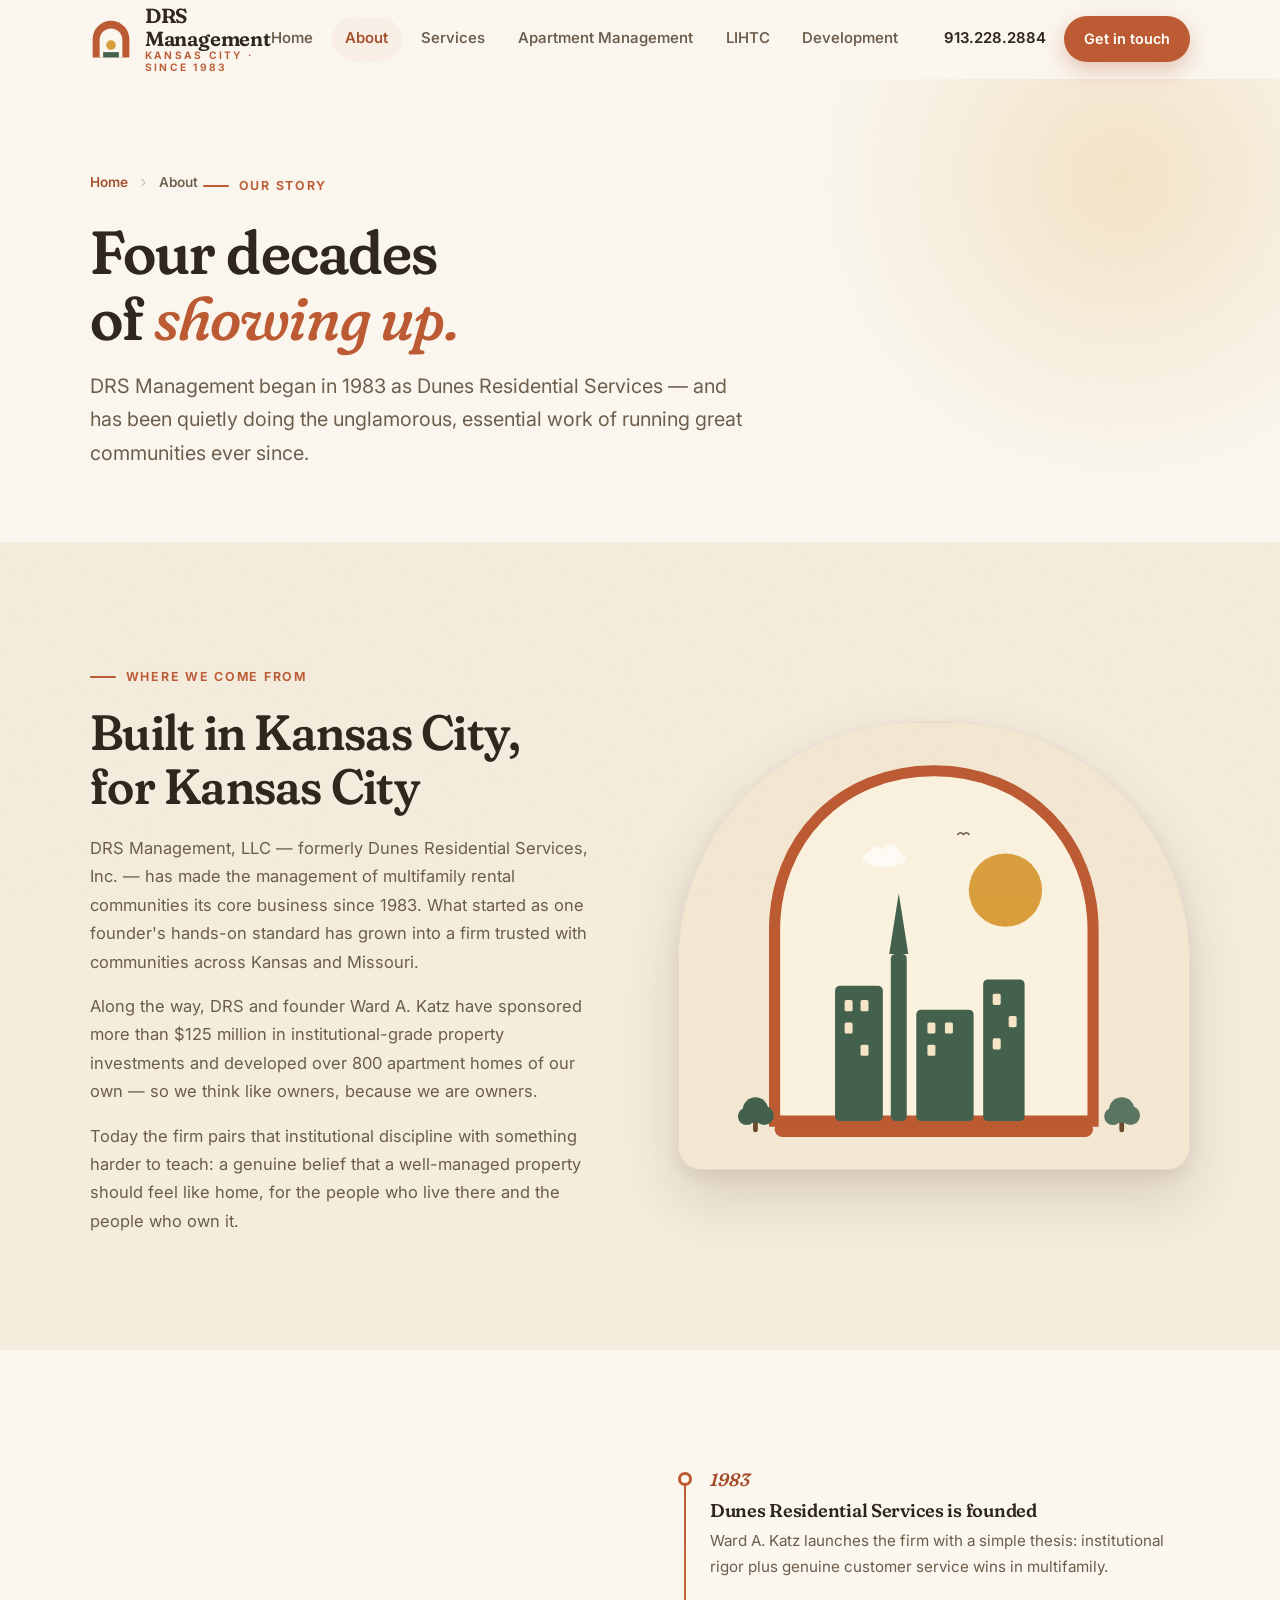
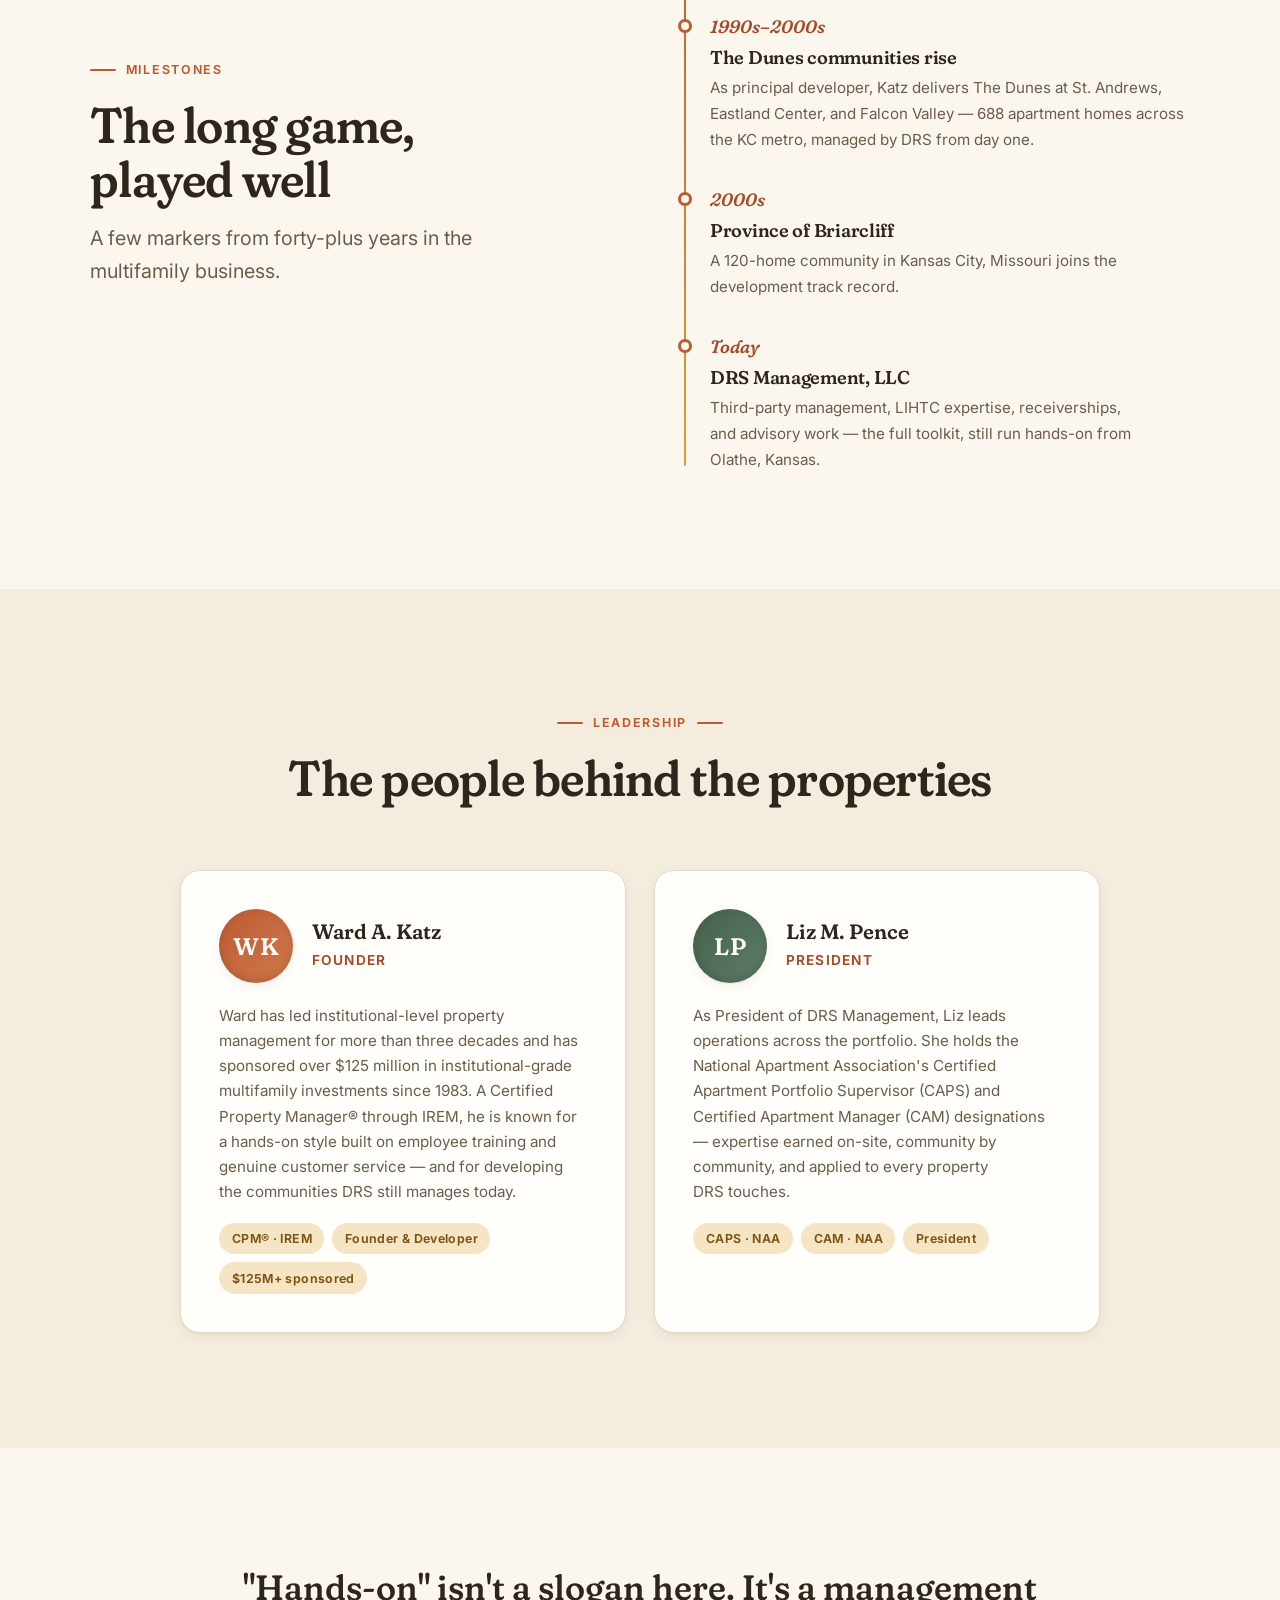
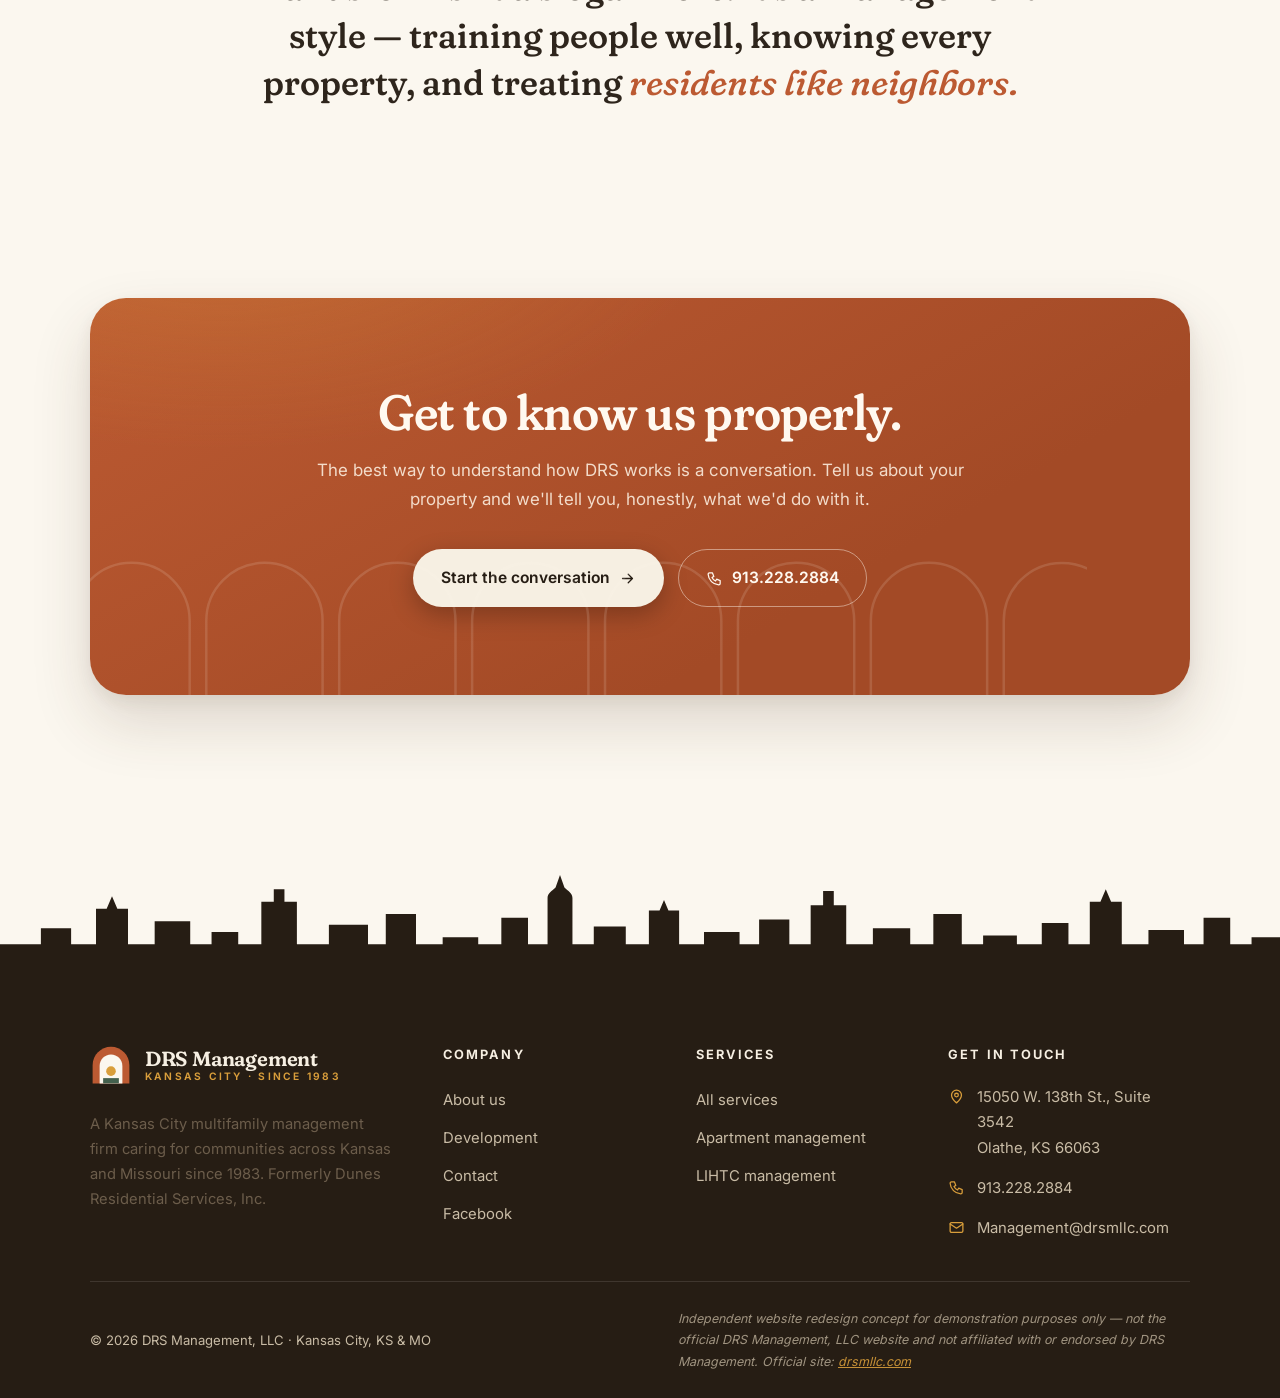
<file: drsm/about.html>
<!DOCTYPE html>
<html lang="en">
<head>
  <meta charset="UTF-8">
  <meta name="viewport" content="width=device-width, initial-scale=1.0">
  <title>About | DRS Management — Four Decades in Multifamily</title>
  <meta name="description" content="The story of DRS Management, formerly Dunes Residential Services: founded 1983, $125M+ sponsored investments, and leadership by Ward A. Katz and Liz M. Pence. (Redesign concept)">
  <meta name="robots" content="noindex, nofollow">
  <meta name="theme-color" content="#FBF7EF">
  <meta property="og:title" content="About | DRS Management — Four Decades in Multifamily">
  <meta property="og:description" content="The story of DRS Management, formerly Dunes Residential Services: founded 1983, $125M+ sponsored investments, and leadership by Ward A. Katz and Liz M. Pence. (Redesign concept)">
  <meta property="og:type" content="website">
  <meta property="og:image" content="assets/og.png">
  <link rel="icon" type="image/svg+xml" href="assets/favicon.svg">
  <link rel="preload" href="assets/fonts/fraunces-latin-full-normal.woff2" as="font" type="font/woff2" crossorigin>
  <link rel="preload" href="assets/fonts/inter-latin-opsz-normal.woff2" as="font" type="font/woff2" crossorigin>
  <link rel="stylesheet" href="assets/styles.css">
</head>
<body>
<a class="skip-link" href="#main">Skip to content</a>
<header class="header">
  <div class="container header-inner">
    <a class="brand" href="index.html" aria-label="DRS Management — home">
      <svg class="brand-mark" viewBox="0 0 48 48" aria-hidden="true">
  <path d="M24 3C12.4 3 3 12.4 3 24v21h42V24C45 12.4 35.6 3 24 3z" fill="#BC5A32"/>
  <path d="M24 12c-7.2 0-13 5.8-13 13v20h26V25c0-7.2-5.8-13-13-13z" fill="#FBF7EF"/>
  <circle cx="24" cy="31" r="5.5" fill="#D99E3B"/>
  <path d="M15 45v-6h18v6z" fill="#44614E"/>
</svg>
      <span class="brand-text">
        <span class="brand-name">DRS Management</span>
        <span class="brand-sub">Kansas City · Since 1983</span>
      </span>
    </a>
    <nav class="nav" aria-label="Primary">
        <a href="index.html">Home</a>
        <a href="about.html" aria-current="page">About</a>
        <a href="services.html">Services</a>
        <a href="apartment-management.html">Apartment Management</a>
        <a href="lihtc-management.html">LIHTC</a>
        <a href="development.html">Development</a>
    </nav>
    <div class="header-cta">
      <a class="header-phone" href="tel:+19132282884"><svg viewBox="0 0 24 24" fill="none" stroke="currentColor" stroke-width="1.8" stroke-linecap="round" stroke-linejoin="round" aria-hidden="true" ><path d="M5 4h4l2 5-2.5 1.5a11 11 0 0 0 5 5L15 13l5 2v4a2 2 0 0 1-2 2A16 16 0 0 1 3 6a2 2 0 0 1 2-2z"/></svg><span>913.228.2884</span></a>
      <a class="btn btn--primary btn--sm" href="contact.html">Get in touch</a>
      <button class="nav-toggle" aria-expanded="false" aria-controls="mobile-menu" aria-label="Menu">
        <span></span><span></span><span></span>
      </button>
    </div>
  </div>
</header>
<div class="mobile-menu" id="mobile-menu">
  <nav aria-label="Mobile">
    <a href="index.html">Home <svg viewBox="0 0 24 24" fill="none" stroke="currentColor" stroke-width="1.8" stroke-linecap="round" stroke-linejoin="round" aria-hidden="true" ><path d="M9 6l6 6-6 6"/></svg></a>
    <a href="about.html" aria-current="page">About <svg viewBox="0 0 24 24" fill="none" stroke="currentColor" stroke-width="1.8" stroke-linecap="round" stroke-linejoin="round" aria-hidden="true" ><path d="M9 6l6 6-6 6"/></svg></a>
    <a href="services.html">Services <svg viewBox="0 0 24 24" fill="none" stroke="currentColor" stroke-width="1.8" stroke-linecap="round" stroke-linejoin="round" aria-hidden="true" ><path d="M9 6l6 6-6 6"/></svg></a>
    <a href="apartment-management.html">Apartment Management <svg viewBox="0 0 24 24" fill="none" stroke="currentColor" stroke-width="1.8" stroke-linecap="round" stroke-linejoin="round" aria-hidden="true" ><path d="M9 6l6 6-6 6"/></svg></a>
    <a href="lihtc-management.html">LIHTC <svg viewBox="0 0 24 24" fill="none" stroke="currentColor" stroke-width="1.8" stroke-linecap="round" stroke-linejoin="round" aria-hidden="true" ><path d="M9 6l6 6-6 6"/></svg></a>
    <a href="development.html">Development <svg viewBox="0 0 24 24" fill="none" stroke="currentColor" stroke-width="1.8" stroke-linecap="round" stroke-linejoin="round" aria-hidden="true" ><path d="M9 6l6 6-6 6"/></svg></a>
    <a href="contact.html">Contact <svg viewBox="0 0 24 24" fill="none" stroke="currentColor" stroke-width="1.8" stroke-linecap="round" stroke-linejoin="round" aria-hidden="true" ><path d="M9 6l6 6-6 6"/></svg></a>
  </nav>
  <div class="mobile-menu-cta">
    <a class="btn btn--primary" href="contact.html">Get in touch</a>
    <a class="btn btn--ghost" href="tel:+19132282884"><svg viewBox="0 0 24 24" fill="none" stroke="currentColor" stroke-width="1.8" stroke-linecap="round" stroke-linejoin="round" aria-hidden="true" ><path d="M5 4h4l2 5-2.5 1.5a11 11 0 0 0 5 5L15 13l5 2v4a2 2 0 0 1-2 2A16 16 0 0 1 3 6a2 2 0 0 1 2-2z"/></svg> 913.228.2884</a>
  </div>
</div>
<main id="main">

<section class="page-hero">
    <div class="hero-sun" aria-hidden="true"></div>
    <div class="container">
      <nav class="breadcrumb reveal" aria-label="Breadcrumb"><a href="index.html">Home</a> <svg viewBox="0 0 24 24" fill="none" stroke="currentColor" stroke-width="1.8" stroke-linecap="round" stroke-linejoin="round" aria-hidden="true" ><path d="M9 6l6 6-6 6"/></svg> <span>About</span></nav>
      <span class="eyebrow reveal" style="--d:.05s">Our story</span>
      <h1 class="reveal" style="--d:.1s">Four decades of <span class="serif-i">showing up.</span></h1>
      <p class="lede reveal" style="--d:.18s">DRS Management began in 1983 as Dunes Residential Services — and has been quietly doing the unglamorous, essential work of running great communities ever since.</p>
    </div>
  </section>

<section class="section section--tint">
  <div class="container split">
    <div>
      <span class="eyebrow reveal">Where we come from</span>
      <h2 class="reveal" style="--d:.06s">Built in Kansas City, for Kansas City</h2>
      <div class="reveal" style="--d:.12s">
        <p style="margin-top:1.3rem">DRS Management, LLC — formerly Dunes Residential Services, Inc. — has made the management of multifamily rental communities its core business since 1983. What started as one founder's hands-on standard has grown into a firm trusted with communities across Kansas and Missouri.</p>
        <p style="margin-top:1rem">Along the way, DRS and founder Ward A. Katz have sponsored more than $125 million in institutional-grade property investments and developed over 800 apartment homes of our own — so we think like owners, because we are owners.</p>
        <p style="margin-top:1rem">Today the firm pairs that institutional discipline with something harder to teach: a genuine belief that a well-managed property should feel like home, for the people who live there and the people who own it.</p>
      </div>
    </div>
    <div class="split-art reveal" style="--d:.1s">
      <div class="arch-frame"><svg viewBox="0 0 640 560" role="img" aria-label="Illustration of the Kansas City skyline through an arched window">
  <rect width="640" height="560" fill="#F3E7D2"/>
  <path d="M320 60c-118 0-200 88-200 200v240h400V260c0-112-82-200-200-200z" fill="#FAF1DE" stroke="#BC5A32" stroke-width="14"/>
  <circle cx="410" cy="210" r="46" fill="#D99E3B"/>
  <g fill="#FFFDF8" opacity=".9">
  <ellipse cx="258" cy="170" rx="27.200000000000003" ry="10.4"/>
  <circle cx="248.4" cy="163.6" r="8.8"/>
  <circle cx="266" cy="162.8" r="10.4"/>
</g>
  <path d="M350 140 q 3.6 -4.5 7.2 0 q 3.6 -4.5 7.2 0" stroke="#6C5D4B" stroke-width="1.8" fill="none" stroke-linecap="round"/>
  <g fill="#44614E">
    <rect x="196" y="330" width="60" height="170" rx="6"/>
    <rect x="266" y="290" width="20" height="210" rx="6"/>
    <path d="M276 214l12 76h-24z"/>
    <rect x="298" y="360" width="72" height="140" rx="6"/>
    <rect x="382" y="322" width="52" height="178" rx="6"/>
  </g>
  <g fill="#F6E5C4">
    <rect x="208" y="348" width="10" height="14" rx="2"/><rect x="228" y="348" width="10" height="14" rx="2"/>
    <rect x="208" y="376" width="10" height="14" rx="2"/><rect x="228" y="404" width="10" height="14" rx="2"/>
    <rect x="312" y="376" width="10" height="14" rx="2"/><rect x="334" y="376" width="10" height="14" rx="2"/>
    <rect x="312" y="404" width="10" height="14" rx="2"/><rect x="394" y="340" width="10" height="14" rx="2"/>
    <rect x="414" y="368" width="10" height="14" rx="2"/><rect x="394" y="396" width="10" height="14" rx="2"/>
  </g>
  <rect x="120" y="500" width="400" height="20" rx="10" fill="#BC5A32"/>
  <g>
    <rect x="93" y="498" width="6" height="16" rx="3" fill="#6B4A2E"/>
    <circle cx="96" cy="486" r="16" fill="#44614E"/>
    <circle cx="85" cy="494" r="11" fill="#44614E"/>
    <circle cx="107" cy="493" r="12" fill="#44614E"/>
  </g>
  <g>
    <rect x="553" y="498" width="6" height="16" rx="3" fill="#6B4A2E"/>
    <circle cx="556" cy="486" r="16" fill="#5A7663"/>
    <circle cx="545" cy="494" r="11" fill="#5A7663"/>
    <circle cx="567" cy="493" r="12" fill="#5A7663"/>
  </g>
</svg></div>
    </div>
  </div>
</section>

<section class="section">
  <div class="container split">
    <div>
      <span class="eyebrow reveal">Milestones</span>
      <h2 class="reveal" style="--d:.05s">The long game, played well</h2>
      <p class="lede reveal" style="--d:.1s;margin-top:1rem">A few markers from forty-plus years in the multifamily business.</p>
    </div>
    <div class="timeline reveal" style="--d:.12s">
      <div class="tl-item">
        <span class="tl-year">1983</span>
        <h3>Dunes Residential Services is founded</h3>
        <p>Ward A. Katz launches the firm with a simple thesis: institutional rigor plus genuine customer service wins in multifamily.</p>
      </div>
      <div class="tl-item">
        <span class="tl-year">1990s–2000s</span>
        <h3>The Dunes communities rise</h3>
        <p>As principal developer, Katz delivers The Dunes at St. Andrews, Eastland Center, and Falcon Valley — 688 apartment homes across the KC metro, managed by DRS from day one.</p>
      </div>
      <div class="tl-item">
        <span class="tl-year">2000s</span>
        <h3>Province of Briarcliff</h3>
        <p>A 120-home community in Kansas City, Missouri joins the development track record.</p>
      </div>
      <div class="tl-item">
        <span class="tl-year">Today</span>
        <h3>DRS Management, LLC</h3>
        <p>Third-party management, LIHTC expertise, receiverships, and advisory work — the full toolkit, still run hands-on from Olathe, Kansas.</p>
      </div>
    </div>
  </div>
</section>

<section class="section section--tint">
  <div class="container">
    <div class="section-head section-head--center reveal">
      <span class="eyebrow eyebrow--center">Leadership</span>
      <h2>The people behind the properties</h2>
    </div>
    <div class="grid grid--2" style="max-width:920px;margin-inline:auto">
      <div class="leader-card reveal">
        <div class="leader-top">
          <div class="monogram">WK</div>
          <div><div class="leader-name">Ward A. Katz</div><div class="leader-role">Founder</div></div>
        </div>
        <p>Ward has led institutional-level property management for more than three decades and has sponsored over $125 million in institutional-grade multifamily investments since 1983. A Certified Property Manager® through IREM, he is known for a hands-on style built on employee training and genuine customer service — and for developing the communities DRS still manages today.</p>
        <div class="cred-row"><span class="cred">CPM® · IREM</span><span class="cred">Founder &amp; Developer</span><span class="cred">$125M+ sponsored</span></div>
      </div>
      <div class="leader-card reveal" style="--d:.1s">
        <div class="leader-top">
          <div class="monogram monogram--sage">LP</div>
          <div><div class="leader-name">Liz M. Pence</div><div class="leader-role">President</div></div>
        </div>
        <p>As President of DRS Management, Liz leads operations across the portfolio. She holds the National Apartment Association's Certified Apartment Portfolio Supervisor (CAPS) and Certified Apartment Manager (CAM) designations — expertise earned on-site, community by community, and applied to every property DRS touches.</p>
        <div class="cred-row"><span class="cred">CAPS · NAA</span><span class="cred">CAM · NAA</span><span class="cred">President</span></div>
      </div>
    </div>
  </div>
</section>

<section class="section">
  <div class="container container--narrow" style="text-align:center">
    <p class="pull-quote reveal">"Hands-on" isn't a slogan here. It's a management style — training people well, knowing every property, and treating <span class="serif-i">residents like neighbors.</span></p>
  </div>
</section>

<section class="section section--tight">
    <div class="container">
      <div class="cta-panel reveal">
        <svg class="cta-arches" viewBox="0 0 1200 220" preserveAspectRatio="xMidYMax slice" aria-hidden="true">
  <g fill="none" stroke="#FFF9F0" stroke-width="3">
    <path d="M-20 220 v-90 a70 70 0 0 1 140 0 v90"/><path d="M140 220 v-90 a70 70 0 0 1 140 0 v90"/><path d="M300 220 v-90 a70 70 0 0 1 140 0 v90"/><path d="M460 220 v-90 a70 70 0 0 1 140 0 v90"/><path d="M620 220 v-90 a70 70 0 0 1 140 0 v90"/><path d="M780 220 v-90 a70 70 0 0 1 140 0 v90"/><path d="M940 220 v-90 a70 70 0 0 1 140 0 v90"/><path d="M1100 220 v-90 a70 70 0 0 1 140 0 v90"/>
  </g>
</svg>
        <h2>Get to know us properly.</h2>
        <p>The best way to understand how DRS works is a conversation. Tell us about your property and we'll tell you, honestly, what we'd do with it.</p>
        <div class="hero-actions">
          <a class="btn btn--light" href="contact.html">Start the conversation <svg viewBox="0 0 24 24" fill="none" stroke="currentColor" stroke-width="1.8" stroke-linecap="round" stroke-linejoin="round" aria-hidden="true" ><path d="M5 12h14M13 6l6 6-6 6"/></svg></a>
          <a class="btn btn--ghost" style="border-color:rgba(255,249,240,.45);color:#FFF9F0" href="tel:+19132282884"><svg viewBox="0 0 24 24" fill="none" stroke="currentColor" stroke-width="1.8" stroke-linecap="round" stroke-linejoin="round" aria-hidden="true" ><path d="M5 4h4l2 5-2.5 1.5a11 11 0 0 0 5 5L15 13l5 2v4a2 2 0 0 1-2 2A16 16 0 0 1 3 6a2 2 0 0 1 2-2z"/></svg> 913.228.2884</a>
        </div>
      </div>
    </div>
  </section>

</main>
<footer class="footer">
  <div class="footer-skyline" style="background:var(--paper)"><svg viewBox="0 0 1440 110" preserveAspectRatio="none" aria-hidden="true">
  <path fill="currentColor" d="M0 110V78h46V60h34v18h28V38h12l6-14 6 14h12v40h30V52h40v26h24V64h30v14h26V30h14V16h12v14h14v48h36V56h44v22h20V44h34v34h30V70h40v8h26V48h30v30h22V26c0-6 5-8 9-12l5-14 5 14c4 4 9 6 9 12v52h24V58h36v20h26V40h12l5-12 5 12h12v38h28V64h40v14h22V50h34v28h24V34h14V18h12v16h14v44h30V60h42v18h26V44h32v34h24V68h38v10h28V54h30v24h24V30h12l6-14 6 14h12v48h30V62h40v16h22V48h30v30h24V70h34v40z"/>
</svg></div>
  <div class="container">
    <div class="footer-main">
      <div>
        <a class="brand" href="index.html" aria-label="DRS Management — home">
          <svg class="brand-mark" viewBox="0 0 48 48" aria-hidden="true">
  <path d="M24 3C12.4 3 3 12.4 3 24v21h42V24C45 12.4 35.6 3 24 3z" fill="#BC5A32"/>
  <path d="M24 12c-7.2 0-13 5.8-13 13v20h26V25c0-7.2-5.8-13-13-13z" fill="#FBF7EF"/>
  <circle cx="24" cy="31" r="5.5" fill="#D99E3B"/>
  <path d="M15 45v-6h18v6z" fill="#44614E"/>
</svg>
          <span class="brand-text">
            <span class="brand-name">DRS Management</span>
            <span class="brand-sub">Kansas City · Since 1983</span>
          </span>
        </a>
        <p class="footer-about">A Kansas City multifamily management firm caring for communities across Kansas and Missouri since 1983. Formerly Dunes Residential Services, Inc.</p>
      </div>
      <div>
        <h4>Company</h4>
        <ul class="footer-links">
          <li><a href="about.html">About us</a></li>
          <li><a href="development.html">Development</a></li>
          <li><a href="contact.html">Contact</a></li>
          <li><a href="https://www.facebook.com/drsrentals/" rel="noopener">Facebook</a></li>
        </ul>
      </div>
      <div>
        <h4>Services</h4>
        <ul class="footer-links">
          <li><a href="services.html">All services</a></li>
          <li><a href="apartment-management.html">Apartment management</a></li>
          <li><a href="lihtc-management.html">LIHTC management</a></li>
        </ul>
      </div>
      <div>
        <h4>Get in touch</h4>
        <ul class="footer-contact">
          <li><svg viewBox="0 0 24 24" fill="none" stroke="currentColor" stroke-width="1.8" stroke-linecap="round" stroke-linejoin="round" aria-hidden="true" ><path d="M12 21s-7-5.5-7-11a7 7 0 0 1 14 0c0 5.5-7 11-7 11z"/><circle cx="12" cy="10" r="2.6"/></svg><span>15050 W. 138th St., Suite 3542<br>Olathe, KS 66063</span></li>
          <li><svg viewBox="0 0 24 24" fill="none" stroke="currentColor" stroke-width="1.8" stroke-linecap="round" stroke-linejoin="round" aria-hidden="true" ><path d="M5 4h4l2 5-2.5 1.5a11 11 0 0 0 5 5L15 13l5 2v4a2 2 0 0 1-2 2A16 16 0 0 1 3 6a2 2 0 0 1 2-2z"/></svg><a href="tel:+19132282884">913.228.2884</a></li>
          <li><svg viewBox="0 0 24 24" fill="none" stroke="currentColor" stroke-width="1.8" stroke-linecap="round" stroke-linejoin="round" aria-hidden="true" ><rect x="3" y="5" width="18" height="14" rx="2"/><path d="M3 7l9 6 9-6"/></svg><a href="mailto:Management@drsmllc.com">Management@drsmllc.com</a></li>
        </ul>
      </div>
    </div>
    <div class="footer-bottom">
      <span>© <span data-year>2026</span> DRS Management, LLC · Kansas City, KS &amp; MO</span>
      <span class="footer-disclaimer">Independent website redesign concept for demonstration purposes only — not the official DRS Management, LLC website and not affiliated with or endorsed by DRS Management. Official site: <a href="https://www.drsmllc.com" rel="noopener">drsmllc.com</a></span>
    </div>
  </div>
</footer>
<script src="assets/main.js"></script>
</body>
</html>
</file>
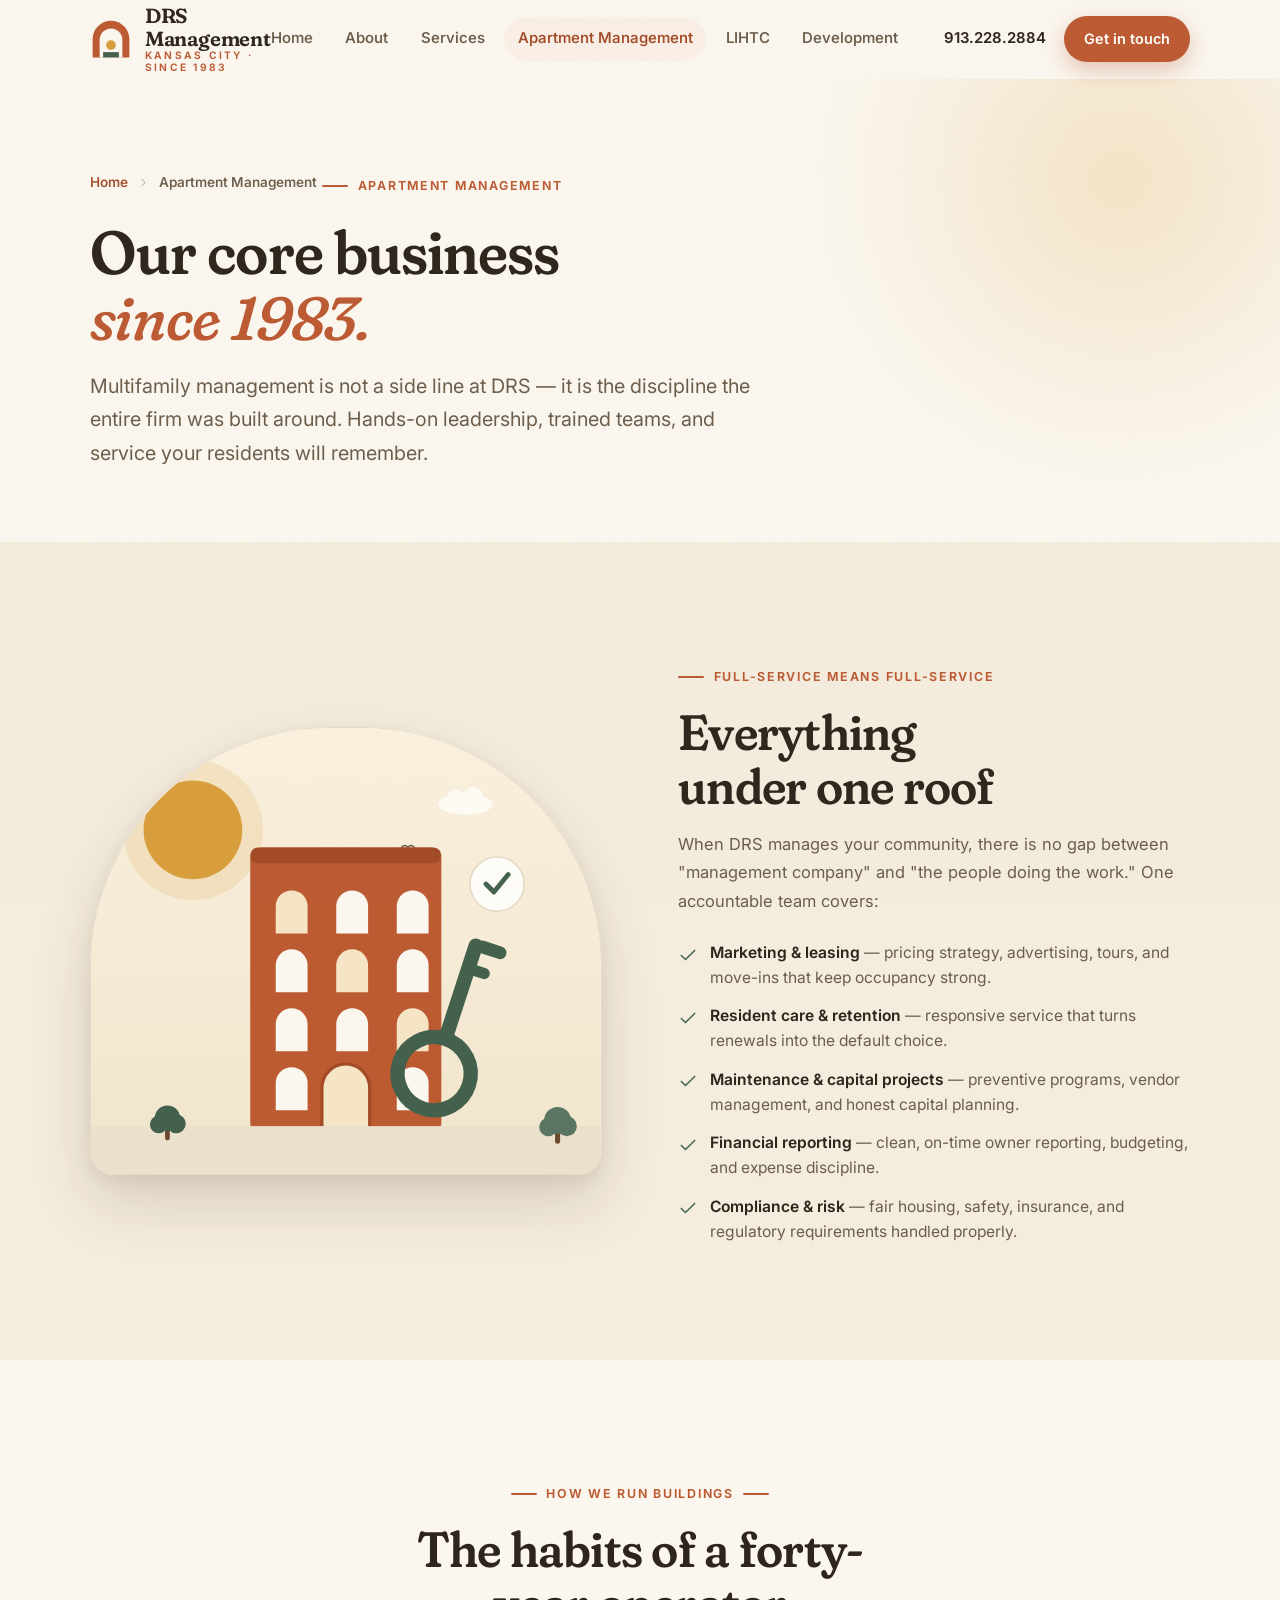
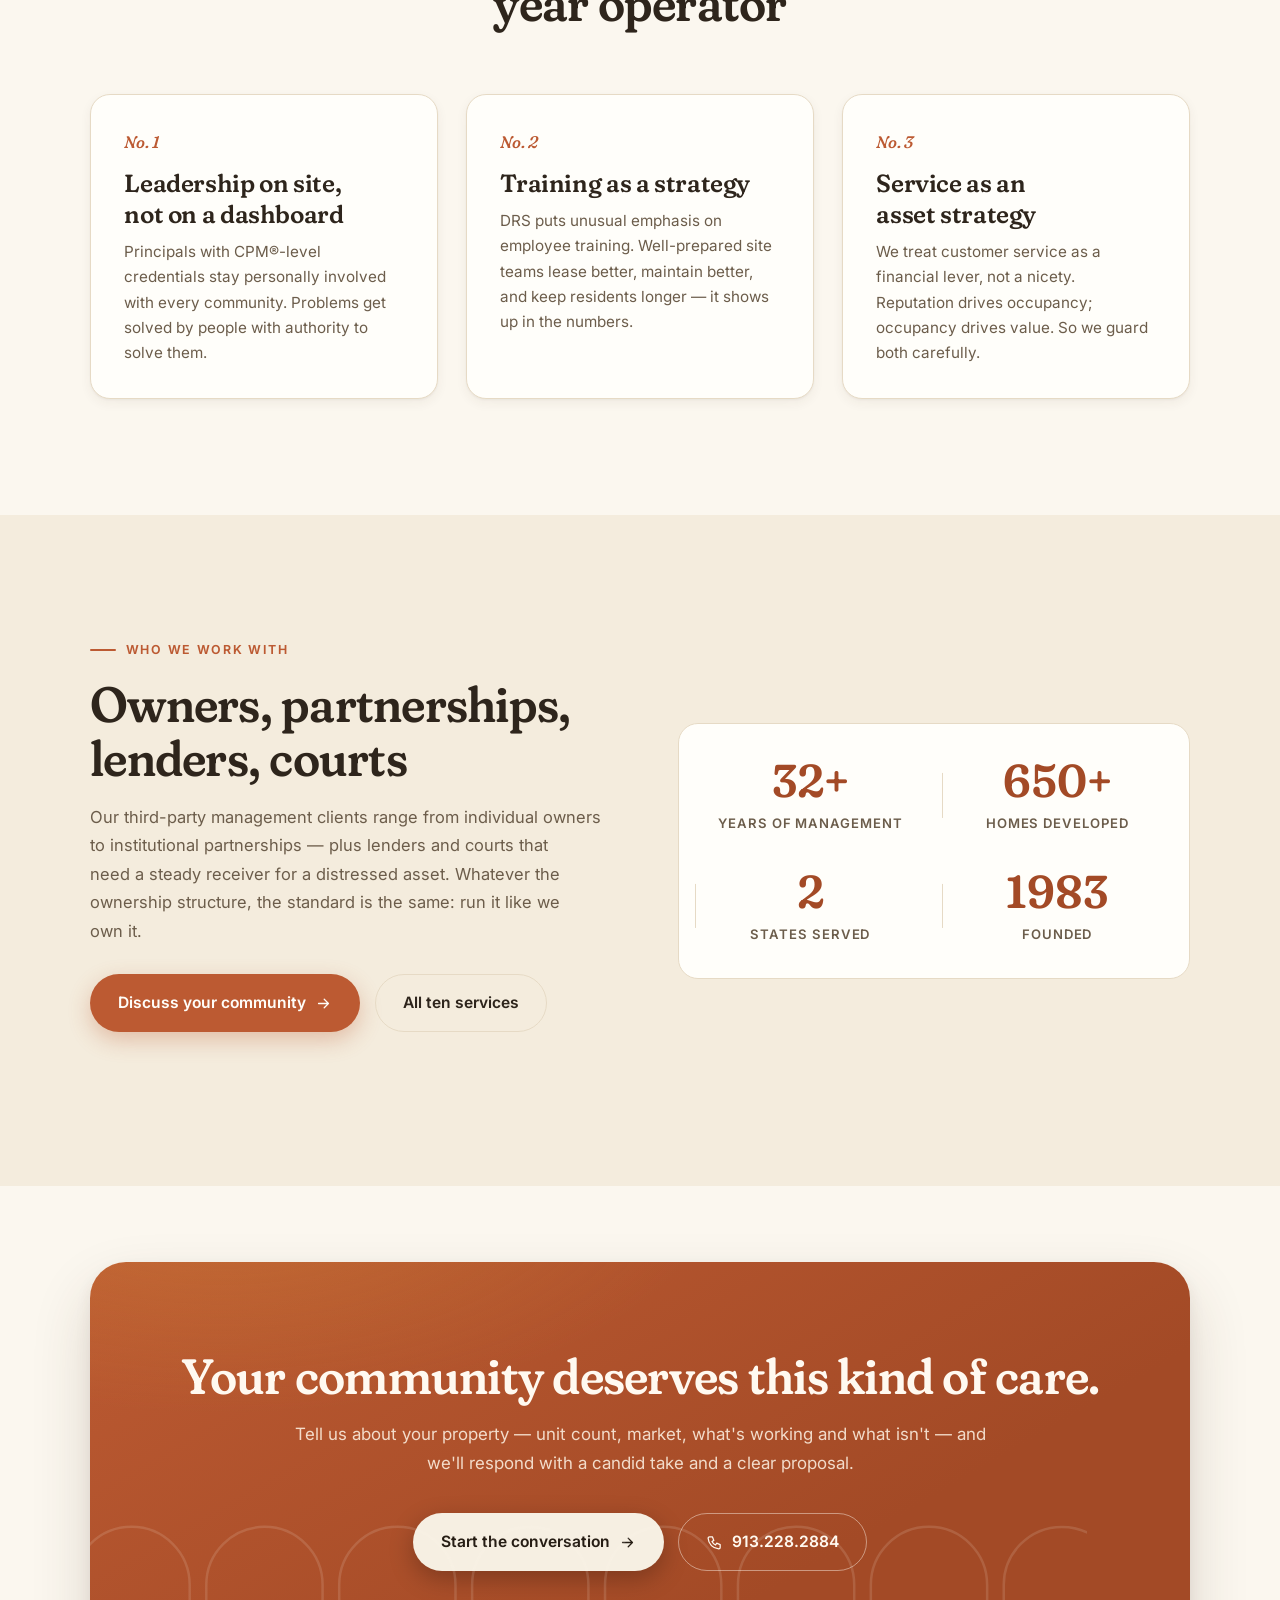
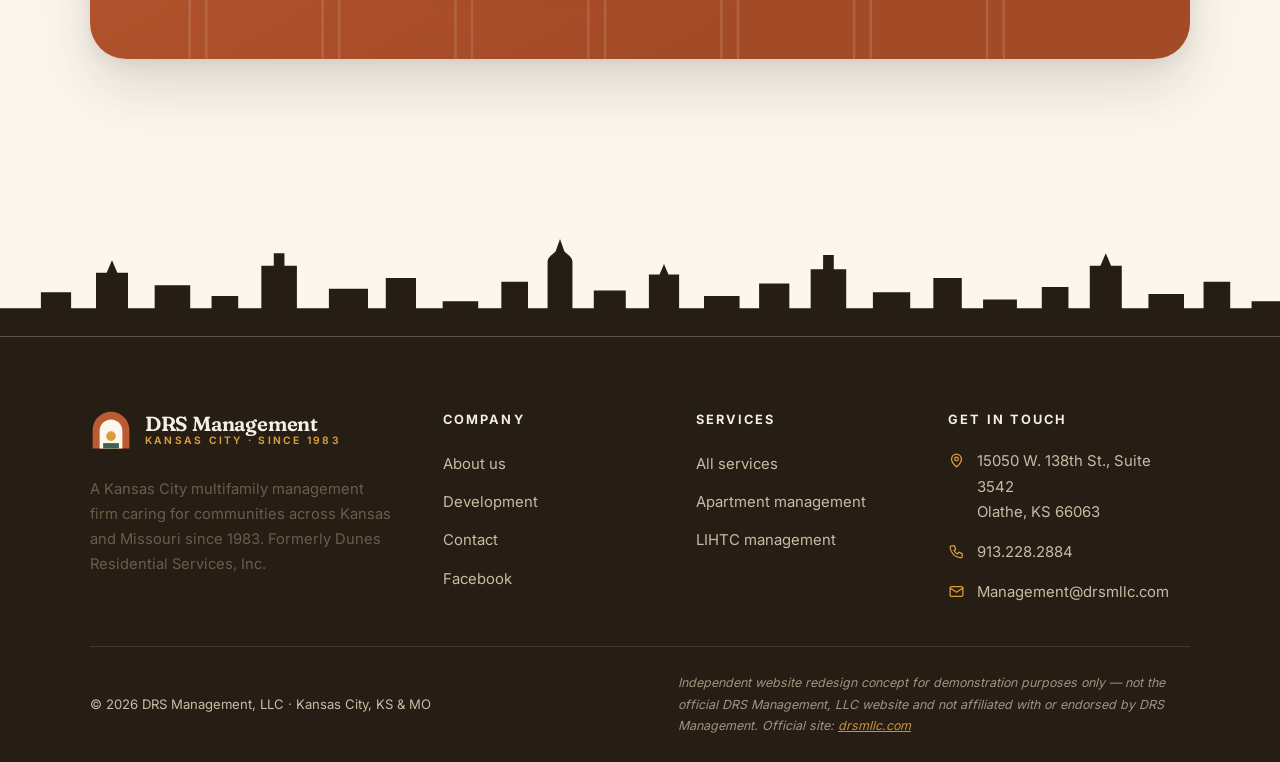
<file: drsm/apartment-management.html>
<!DOCTYPE html>
<html lang="en">
<head>
  <meta charset="UTF-8">
  <meta name="viewport" content="width=device-width, initial-scale=1.0">
  <title>Apartment Management | DRS Management</title>
  <meta name="description" content="Full-service multifamily management since 1983 — leasing, maintenance, reporting, and resident care with hands-on leadership. (Redesign concept)">
  <meta name="robots" content="noindex, nofollow">
  <meta name="theme-color" content="#FBF7EF">
  <meta property="og:title" content="Apartment Management | DRS Management">
  <meta property="og:description" content="Full-service multifamily management since 1983 — leasing, maintenance, reporting, and resident care with hands-on leadership. (Redesign concept)">
  <meta property="og:type" content="website">
  <meta property="og:image" content="assets/og.png">
  <link rel="icon" type="image/svg+xml" href="assets/favicon.svg">
  <link rel="preload" href="assets/fonts/fraunces-latin-full-normal.woff2" as="font" type="font/woff2" crossorigin>
  <link rel="preload" href="assets/fonts/inter-latin-opsz-normal.woff2" as="font" type="font/woff2" crossorigin>
  <link rel="stylesheet" href="assets/styles.css">
</head>
<body>
<a class="skip-link" href="#main">Skip to content</a>
<header class="header">
  <div class="container header-inner">
    <a class="brand" href="index.html" aria-label="DRS Management — home">
      <svg class="brand-mark" viewBox="0 0 48 48" aria-hidden="true">
  <path d="M24 3C12.4 3 3 12.4 3 24v21h42V24C45 12.4 35.6 3 24 3z" fill="#BC5A32"/>
  <path d="M24 12c-7.2 0-13 5.8-13 13v20h26V25c0-7.2-5.8-13-13-13z" fill="#FBF7EF"/>
  <circle cx="24" cy="31" r="5.5" fill="#D99E3B"/>
  <path d="M15 45v-6h18v6z" fill="#44614E"/>
</svg>
      <span class="brand-text">
        <span class="brand-name">DRS Management</span>
        <span class="brand-sub">Kansas City · Since 1983</span>
      </span>
    </a>
    <nav class="nav" aria-label="Primary">
        <a href="index.html">Home</a>
        <a href="about.html">About</a>
        <a href="services.html">Services</a>
        <a href="apartment-management.html" aria-current="page">Apartment Management</a>
        <a href="lihtc-management.html">LIHTC</a>
        <a href="development.html">Development</a>
    </nav>
    <div class="header-cta">
      <a class="header-phone" href="tel:+19132282884"><svg viewBox="0 0 24 24" fill="none" stroke="currentColor" stroke-width="1.8" stroke-linecap="round" stroke-linejoin="round" aria-hidden="true" ><path d="M5 4h4l2 5-2.5 1.5a11 11 0 0 0 5 5L15 13l5 2v4a2 2 0 0 1-2 2A16 16 0 0 1 3 6a2 2 0 0 1 2-2z"/></svg><span>913.228.2884</span></a>
      <a class="btn btn--primary btn--sm" href="contact.html">Get in touch</a>
      <button class="nav-toggle" aria-expanded="false" aria-controls="mobile-menu" aria-label="Menu">
        <span></span><span></span><span></span>
      </button>
    </div>
  </div>
</header>
<div class="mobile-menu" id="mobile-menu">
  <nav aria-label="Mobile">
    <a href="index.html">Home <svg viewBox="0 0 24 24" fill="none" stroke="currentColor" stroke-width="1.8" stroke-linecap="round" stroke-linejoin="round" aria-hidden="true" ><path d="M9 6l6 6-6 6"/></svg></a>
    <a href="about.html">About <svg viewBox="0 0 24 24" fill="none" stroke="currentColor" stroke-width="1.8" stroke-linecap="round" stroke-linejoin="round" aria-hidden="true" ><path d="M9 6l6 6-6 6"/></svg></a>
    <a href="services.html">Services <svg viewBox="0 0 24 24" fill="none" stroke="currentColor" stroke-width="1.8" stroke-linecap="round" stroke-linejoin="round" aria-hidden="true" ><path d="M9 6l6 6-6 6"/></svg></a>
    <a href="apartment-management.html" aria-current="page">Apartment Management <svg viewBox="0 0 24 24" fill="none" stroke="currentColor" stroke-width="1.8" stroke-linecap="round" stroke-linejoin="round" aria-hidden="true" ><path d="M9 6l6 6-6 6"/></svg></a>
    <a href="lihtc-management.html">LIHTC <svg viewBox="0 0 24 24" fill="none" stroke="currentColor" stroke-width="1.8" stroke-linecap="round" stroke-linejoin="round" aria-hidden="true" ><path d="M9 6l6 6-6 6"/></svg></a>
    <a href="development.html">Development <svg viewBox="0 0 24 24" fill="none" stroke="currentColor" stroke-width="1.8" stroke-linecap="round" stroke-linejoin="round" aria-hidden="true" ><path d="M9 6l6 6-6 6"/></svg></a>
    <a href="contact.html">Contact <svg viewBox="0 0 24 24" fill="none" stroke="currentColor" stroke-width="1.8" stroke-linecap="round" stroke-linejoin="round" aria-hidden="true" ><path d="M9 6l6 6-6 6"/></svg></a>
  </nav>
  <div class="mobile-menu-cta">
    <a class="btn btn--primary" href="contact.html">Get in touch</a>
    <a class="btn btn--ghost" href="tel:+19132282884"><svg viewBox="0 0 24 24" fill="none" stroke="currentColor" stroke-width="1.8" stroke-linecap="round" stroke-linejoin="round" aria-hidden="true" ><path d="M5 4h4l2 5-2.5 1.5a11 11 0 0 0 5 5L15 13l5 2v4a2 2 0 0 1-2 2A16 16 0 0 1 3 6a2 2 0 0 1 2-2z"/></svg> 913.228.2884</a>
  </div>
</div>
<main id="main">

<section class="page-hero">
    <div class="hero-sun" aria-hidden="true"></div>
    <div class="container">
      <nav class="breadcrumb reveal" aria-label="Breadcrumb"><a href="index.html">Home</a> <svg viewBox="0 0 24 24" fill="none" stroke="currentColor" stroke-width="1.8" stroke-linecap="round" stroke-linejoin="round" aria-hidden="true" ><path d="M9 6l6 6-6 6"/></svg> <span>Apartment Management</span></nav>
      <span class="eyebrow reveal" style="--d:.05s">Apartment management</span>
      <h1 class="reveal" style="--d:.1s">Our core business <span class="serif-i">since 1983.</span></h1>
      <p class="lede reveal" style="--d:.18s">Multifamily management is not a side line at DRS — it is the discipline the entire firm was built around. Hands-on leadership, trained teams, and service your residents will remember.</p>
    </div>
  </section>

<section class="section section--tint">
  <div class="container split split--art-first">
    <div class="split-art reveal"><div class="arch-frame"><svg viewBox="0 0 640 560" role="img" aria-label="Illustration of a managed apartment building with a caretaker's key">
  <defs>
    <linearGradient id="msky" x1="0" y1="0" x2="0" y2="1">
      <stop offset="0" stop-color="#FAF1DE"/><stop offset="1" stop-color="#F1E4CC"/>
    </linearGradient>
  </defs>
  <rect width="640" height="560" fill="url(#msky)"/>
  <circle cx="128" cy="128" r="62" fill="#D99E3B"/>
  <circle cx="128" cy="128" r="88" fill="#D99E3B" opacity=".16"/>
  <g fill="#FFFDF8" opacity=".9">
  <ellipse cx="470" cy="96" rx="34" ry="13"/>
  <circle cx="458" cy="88" r="11"/>
  <circle cx="480" cy="87" r="13"/>
</g>
  <path d="M390 150 q 4 -5 8 0 q 4 -5 8 0" stroke="#6C5D4B" stroke-width="2" fill="none" stroke-linecap="round"/>
  <g>
    <rect x="200" y="150" width="240" height="360" rx="14" fill="#BC5A32"/>
    <rect x="200" y="150" width="240" height="20" rx="10" fill="#A34A26"/>
    <path d="M232 258 v-34 a20 20 0 0 1 40 0 v34 z" fill="#F6E5C4"/><path d="M308 258 v-34 a20 20 0 0 1 40 0 v34 z" fill="#FBF7EF"/><path d="M384 258 v-34 a20 20 0 0 1 40 0 v34 z" fill="#FBF7EF"/><path d="M232 332 v-34 a20 20 0 0 1 40 0 v34 z" fill="#FBF7EF"/><path d="M308 332 v-34 a20 20 0 0 1 40 0 v34 z" fill="#F6E5C4"/><path d="M384 332 v-34 a20 20 0 0 1 40 0 v34 z" fill="#FBF7EF"/><path d="M232 406 v-34 a20 20 0 0 1 40 0 v34 z" fill="#FBF7EF"/><path d="M308 406 v-34 a20 20 0 0 1 40 0 v34 z" fill="#FBF7EF"/><path d="M384 406 v-34 a20 20 0 0 1 40 0 v34 z" fill="#F6E5C4"/><path d="M232 480 v-34 a20 20 0 0 1 40 0 v34 z" fill="#FBF7EF"/><path d="M308 480 v-34 a20 20 0 0 1 40 0 v34 z" fill="#FBF7EF"/><path d="M384 480 v-34 a20 20 0 0 1 40 0 v34 z" fill="#FBF7EF"/>
    <path d="M290 510 v-58 a30 30 0 0 1 60 0 v58 z" fill="#F6E5C4" stroke="#A34A26" stroke-width="4"/>
  </g>
  <g transform="translate(468 320) rotate(18)">
    <circle cx="0" cy="120" r="46" fill="none" stroke="#44614E" stroke-width="18"/>
    <rect x="-9" y="-58" width="18" height="140" rx="9" fill="#44614E"/>
    <rect x="0" y="-58" width="40" height="16" rx="8" fill="#44614E"/>
    <rect x="0" y="-26" width="28" height="14" rx="7" fill="#44614E"/>
  </g>
  <circle cx="510" cy="196" r="34" fill="#FFFDF8" stroke="#E6DAC5" stroke-width="2"/>
  <path d="M496 196l10 10 18-22" stroke="#44614E" stroke-width="6" fill="none" stroke-linecap="round" stroke-linejoin="round"/>
  <rect x="0" y="500" width="640" height="60" fill="#EAE0CB"/>
  <g>
    <rect x="93" y="502" width="6" height="16" rx="3" fill="#6B4A2E"/>
    <circle cx="96" cy="490" r="16" fill="#44614E"/>
    <circle cx="85" cy="498" r="11" fill="#44614E"/>
    <circle cx="107" cy="497" r="12" fill="#44614E"/>
  </g>
  <g>
    <rect x="582.85" y="505.3" width="6.300000000000001" height="16.8" rx="3.1500000000000004" fill="#6B4A2E"/>
    <circle cx="586" cy="492.7" r="16.8" fill="#5A7663"/>
    <circle cx="574.45" cy="501.1" r="11.55" fill="#5A7663"/>
    <circle cx="597.55" cy="500.05" r="12.600000000000001" fill="#5A7663"/>
  </g>
</svg></div></div>
    <div>
      <span class="eyebrow reveal">Full-service means full-service</span>
      <h2 class="reveal" style="--d:.06s">Everything under one roof</h2>
      <p class="reveal" style="--d:.1s;margin-top:1.1rem">When DRS manages your community, there is no gap between "management company" and "the people doing the work." One accountable team covers:</p>
      <ul class="check-list reveal" style="--d:.14s;margin-top:1.6rem">
        <li><svg viewBox="0 0 24 24" fill="none" stroke="currentColor" stroke-width="1.8" stroke-linecap="round" stroke-linejoin="round" aria-hidden="true" ><path d="M4 12.5l5 5L20 6.5"/></svg><span><strong>Marketing &amp; leasing</strong> — pricing strategy, advertising, tours, and move-ins that keep occupancy strong.</span></li>
        <li><svg viewBox="0 0 24 24" fill="none" stroke="currentColor" stroke-width="1.8" stroke-linecap="round" stroke-linejoin="round" aria-hidden="true" ><path d="M4 12.5l5 5L20 6.5"/></svg><span><strong>Resident care &amp; retention</strong> — responsive service that turns renewals into the default choice.</span></li>
        <li><svg viewBox="0 0 24 24" fill="none" stroke="currentColor" stroke-width="1.8" stroke-linecap="round" stroke-linejoin="round" aria-hidden="true" ><path d="M4 12.5l5 5L20 6.5"/></svg><span><strong>Maintenance &amp; capital projects</strong> — preventive programs, vendor management, and honest capital planning.</span></li>
        <li><svg viewBox="0 0 24 24" fill="none" stroke="currentColor" stroke-width="1.8" stroke-linecap="round" stroke-linejoin="round" aria-hidden="true" ><path d="M4 12.5l5 5L20 6.5"/></svg><span><strong>Financial reporting</strong> — clean, on-time owner reporting, budgeting, and expense discipline.</span></li>
        <li><svg viewBox="0 0 24 24" fill="none" stroke="currentColor" stroke-width="1.8" stroke-linecap="round" stroke-linejoin="round" aria-hidden="true" ><path d="M4 12.5l5 5L20 6.5"/></svg><span><strong>Compliance &amp; risk</strong> — fair housing, safety, insurance, and regulatory requirements handled properly.</span></li>
      </ul>
    </div>
  </div>
</section>

<section class="section">
  <div class="container">
    <div class="section-head section-head--center reveal">
      <span class="eyebrow eyebrow--center">How we run buildings</span>
      <h2>The habits of a forty-year operator</h2>
    </div>
    <div class="grid grid--3">
      <div class="card reveal">
        <span class="step-num">No. 1</span>
        <h3>Leadership on site, not on a dashboard</h3>
        <p>Principals with CPM®-level credentials stay personally involved with every community. Problems get solved by people with authority to solve them.</p>
      </div>
      <div class="card reveal" style="--d:.08s">
        <span class="step-num">No. 2</span>
        <h3>Training as a strategy</h3>
        <p>DRS puts unusual emphasis on employee training. Well-prepared site teams lease better, maintain better, and keep residents longer — it shows up in the numbers.</p>
      </div>
      <div class="card reveal" style="--d:.16s">
        <span class="step-num">No. 3</span>
        <h3>Service as an asset strategy</h3>
        <p>We treat customer service as a financial lever, not a nicety. Reputation drives occupancy; occupancy drives value. So we guard both carefully.</p>
      </div>
    </div>
  </div>
</section>

<section class="section section--tint">
  <div class="container split">
    <div>
      <span class="eyebrow reveal">Who we work with</span>
      <h2 class="reveal" style="--d:.05s">Owners, partnerships, lenders, courts</h2>
      <p class="reveal" style="--d:.1s;margin-top:1.1rem">Our third-party management clients range from individual owners to institutional partnerships — plus lenders and courts that need a steady receiver for a distressed asset. Whatever the ownership structure, the standard is the same: run it like we own it.</p>
      <div class="hero-actions reveal" style="--d:.16s;margin-top:1.8rem">
        <a class="btn btn--primary" href="contact.html">Discuss your community <svg viewBox="0 0 24 24" fill="none" stroke="currentColor" stroke-width="1.8" stroke-linecap="round" stroke-linejoin="round" aria-hidden="true" ><path d="M5 12h14M13 6l6 6-6 6"/></svg></a>
        <a class="btn btn--ghost" href="services.html">All ten services</a>
      </div>
    </div>
    <div class="reveal" style="--d:.1s">
      <div class="stats-grid" style="grid-template-columns:1fr 1fr;border:1px solid var(--line);border-radius:var(--radius);background:var(--card);padding:2rem 1rem">
        <div class="stat"><div class="stat-num" data-count="40" data-suffix="+">0</div><div class="stat-label">Years of management</div></div>
        <div class="stat"><div class="stat-num" data-count="800" data-suffix="+">0</div><div class="stat-label">Homes developed</div></div>
        <div class="stat" style="margin-top:1rem"><div class="stat-num" data-count="2">0</div><div class="stat-label">States served</div></div>
        <div class="stat" style="margin-top:1rem"><div class="stat-num">1983</div><div class="stat-label">Founded</div></div>
      </div>
    </div>
  </div>
</section>

<section class="section section--tight">
    <div class="container">
      <div class="cta-panel reveal">
        <svg class="cta-arches" viewBox="0 0 1200 220" preserveAspectRatio="xMidYMax slice" aria-hidden="true">
  <g fill="none" stroke="#FFF9F0" stroke-width="3">
    <path d="M-20 220 v-90 a70 70 0 0 1 140 0 v90"/><path d="M140 220 v-90 a70 70 0 0 1 140 0 v90"/><path d="M300 220 v-90 a70 70 0 0 1 140 0 v90"/><path d="M460 220 v-90 a70 70 0 0 1 140 0 v90"/><path d="M620 220 v-90 a70 70 0 0 1 140 0 v90"/><path d="M780 220 v-90 a70 70 0 0 1 140 0 v90"/><path d="M940 220 v-90 a70 70 0 0 1 140 0 v90"/><path d="M1100 220 v-90 a70 70 0 0 1 140 0 v90"/>
  </g>
</svg>
        <h2>Your community deserves this kind of care.</h2>
        <p>Tell us about your property — unit count, market, what's working and what isn't — and we'll respond with a candid take and a clear proposal.</p>
        <div class="hero-actions">
          <a class="btn btn--light" href="contact.html">Start the conversation <svg viewBox="0 0 24 24" fill="none" stroke="currentColor" stroke-width="1.8" stroke-linecap="round" stroke-linejoin="round" aria-hidden="true" ><path d="M5 12h14M13 6l6 6-6 6"/></svg></a>
          <a class="btn btn--ghost" style="border-color:rgba(255,249,240,.45);color:#FFF9F0" href="tel:+19132282884"><svg viewBox="0 0 24 24" fill="none" stroke="currentColor" stroke-width="1.8" stroke-linecap="round" stroke-linejoin="round" aria-hidden="true" ><path d="M5 4h4l2 5-2.5 1.5a11 11 0 0 0 5 5L15 13l5 2v4a2 2 0 0 1-2 2A16 16 0 0 1 3 6a2 2 0 0 1 2-2z"/></svg> 913.228.2884</a>
        </div>
      </div>
    </div>
  </section>

</main>
<footer class="footer">
  <div class="footer-skyline" style="background:var(--paper)"><svg viewBox="0 0 1440 110" preserveAspectRatio="none" aria-hidden="true">
  <path fill="currentColor" d="M0 110V78h46V60h34v18h28V38h12l6-14 6 14h12v40h30V52h40v26h24V64h30v14h26V30h14V16h12v14h14v48h36V56h44v22h20V44h34v34h30V70h40v8h26V48h30v30h22V26c0-6 5-8 9-12l5-14 5 14c4 4 9 6 9 12v52h24V58h36v20h26V40h12l5-12 5 12h12v38h28V64h40v14h22V50h34v28h24V34h14V18h12v16h14v44h30V60h42v18h26V44h32v34h24V68h38v10h28V54h30v24h24V30h12l6-14 6 14h12v48h30V62h40v16h22V48h30v30h24V70h34v40z"/>
</svg></div>
  <div class="container">
    <div class="footer-main">
      <div>
        <a class="brand" href="index.html" aria-label="DRS Management — home">
          <svg class="brand-mark" viewBox="0 0 48 48" aria-hidden="true">
  <path d="M24 3C12.4 3 3 12.4 3 24v21h42V24C45 12.4 35.6 3 24 3z" fill="#BC5A32"/>
  <path d="M24 12c-7.2 0-13 5.8-13 13v20h26V25c0-7.2-5.8-13-13-13z" fill="#FBF7EF"/>
  <circle cx="24" cy="31" r="5.5" fill="#D99E3B"/>
  <path d="M15 45v-6h18v6z" fill="#44614E"/>
</svg>
          <span class="brand-text">
            <span class="brand-name">DRS Management</span>
            <span class="brand-sub">Kansas City · Since 1983</span>
          </span>
        </a>
        <p class="footer-about">A Kansas City multifamily management firm caring for communities across Kansas and Missouri since 1983. Formerly Dunes Residential Services, Inc.</p>
      </div>
      <div>
        <h4>Company</h4>
        <ul class="footer-links">
          <li><a href="about.html">About us</a></li>
          <li><a href="development.html">Development</a></li>
          <li><a href="contact.html">Contact</a></li>
          <li><a href="https://www.facebook.com/drsrentals/" rel="noopener">Facebook</a></li>
        </ul>
      </div>
      <div>
        <h4>Services</h4>
        <ul class="footer-links">
          <li><a href="services.html">All services</a></li>
          <li><a href="apartment-management.html">Apartment management</a></li>
          <li><a href="lihtc-management.html">LIHTC management</a></li>
        </ul>
      </div>
      <div>
        <h4>Get in touch</h4>
        <ul class="footer-contact">
          <li><svg viewBox="0 0 24 24" fill="none" stroke="currentColor" stroke-width="1.8" stroke-linecap="round" stroke-linejoin="round" aria-hidden="true" ><path d="M12 21s-7-5.5-7-11a7 7 0 0 1 14 0c0 5.5-7 11-7 11z"/><circle cx="12" cy="10" r="2.6"/></svg><span>15050 W. 138th St., Suite 3542<br>Olathe, KS 66063</span></li>
          <li><svg viewBox="0 0 24 24" fill="none" stroke="currentColor" stroke-width="1.8" stroke-linecap="round" stroke-linejoin="round" aria-hidden="true" ><path d="M5 4h4l2 5-2.5 1.5a11 11 0 0 0 5 5L15 13l5 2v4a2 2 0 0 1-2 2A16 16 0 0 1 3 6a2 2 0 0 1 2-2z"/></svg><a href="tel:+19132282884">913.228.2884</a></li>
          <li><svg viewBox="0 0 24 24" fill="none" stroke="currentColor" stroke-width="1.8" stroke-linecap="round" stroke-linejoin="round" aria-hidden="true" ><rect x="3" y="5" width="18" height="14" rx="2"/><path d="M3 7l9 6 9-6"/></svg><a href="mailto:Management@drsmllc.com">Management@drsmllc.com</a></li>
        </ul>
      </div>
    </div>
    <div class="footer-bottom">
      <span>© <span data-year>2026</span> DRS Management, LLC · Kansas City, KS &amp; MO</span>
      <span class="footer-disclaimer">Independent website redesign concept for demonstration purposes only — not the official DRS Management, LLC website and not affiliated with or endorsed by DRS Management. Official site: <a href="https://www.drsmllc.com" rel="noopener">drsmllc.com</a></span>
    </div>
  </div>
</footer>
<script src="assets/main.js"></script>
</body>
</html>
</file>
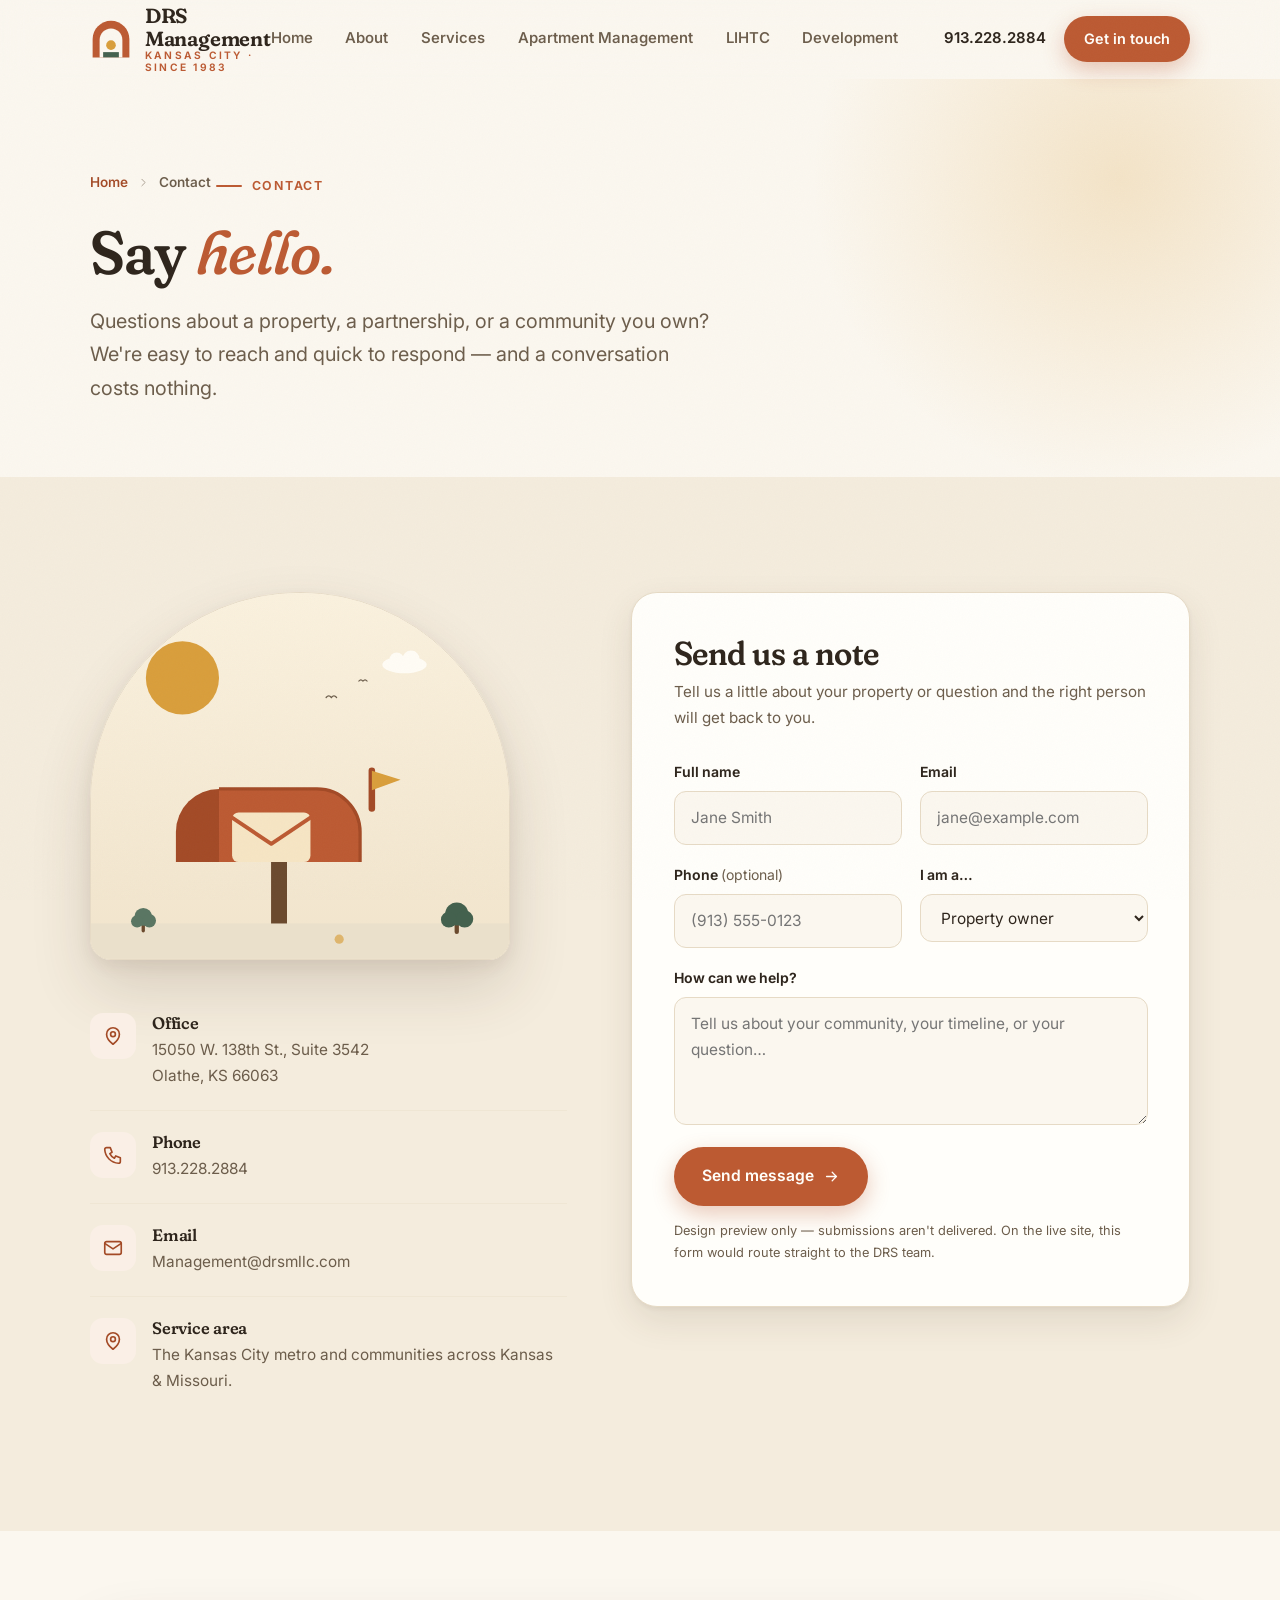
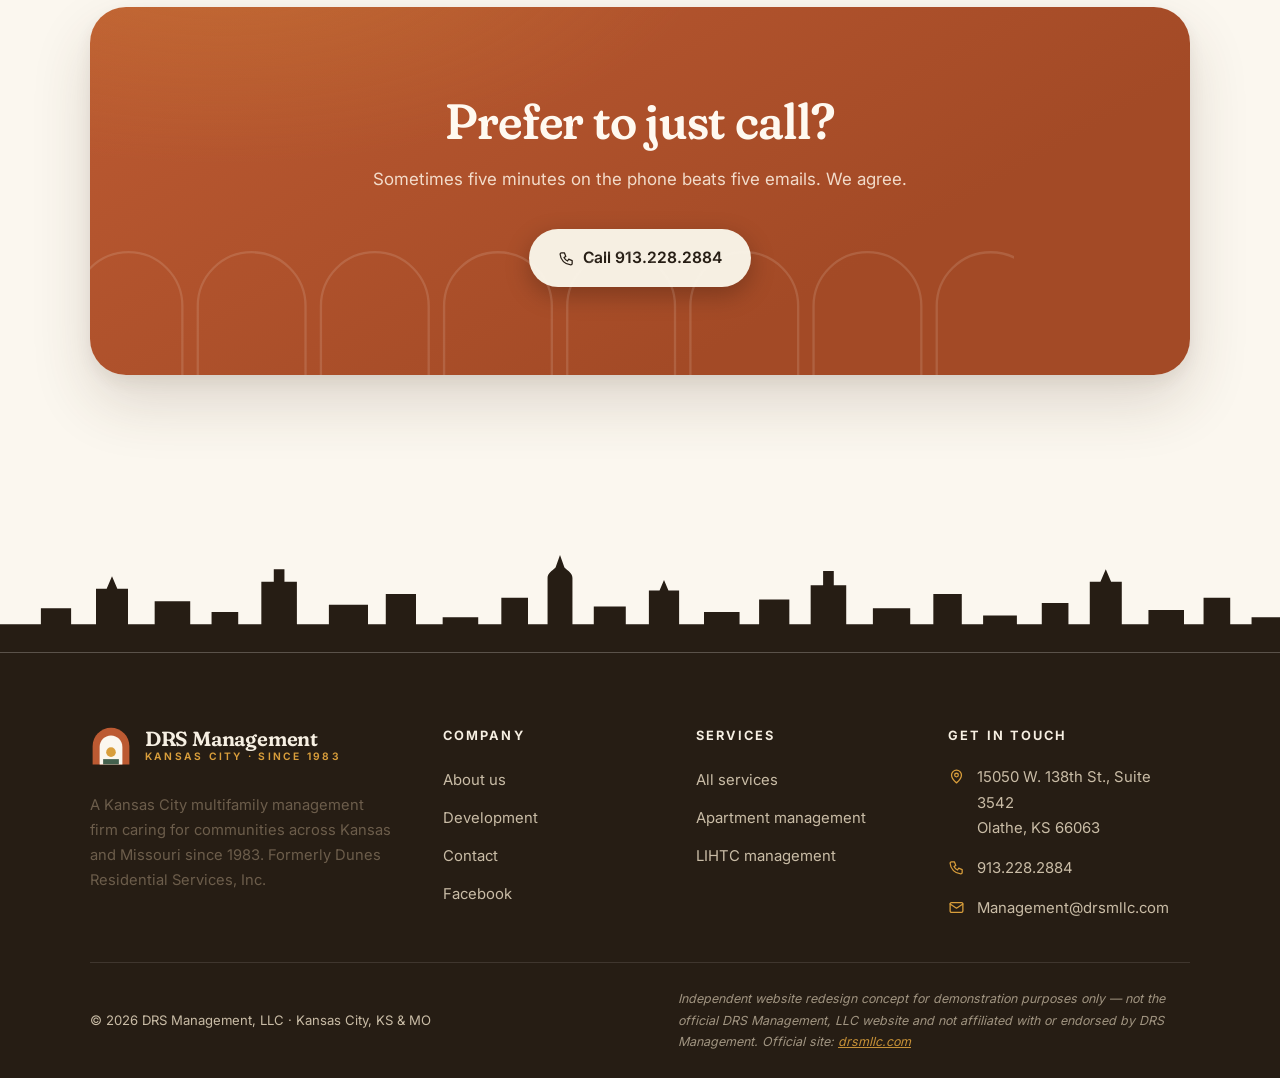
<file: drsm/contact.html>
<!DOCTYPE html>
<html lang="en">
<head>
  <meta charset="UTF-8">
  <meta name="viewport" content="width=device-width, initial-scale=1.0">
  <title>Contact | DRS Management — Olathe, KS</title>
  <meta name="description" content="Reach DRS Management: 15050 W. 138th St., Suite 3542, Olathe, KS 66063 · 913.228.2884 · Management@drsmllc.com. (Redesign concept)">
  <meta name="robots" content="noindex, nofollow">
  <meta name="theme-color" content="#FBF7EF">
  <meta property="og:title" content="Contact | DRS Management — Olathe, KS">
  <meta property="og:description" content="Reach DRS Management: 15050 W. 138th St., Suite 3542, Olathe, KS 66063 · 913.228.2884 · Management@drsmllc.com. (Redesign concept)">
  <meta property="og:type" content="website">
  <meta property="og:image" content="assets/og.png">
  <link rel="icon" type="image/svg+xml" href="assets/favicon.svg">
  <link rel="preload" href="assets/fonts/fraunces-latin-full-normal.woff2" as="font" type="font/woff2" crossorigin>
  <link rel="preload" href="assets/fonts/inter-latin-opsz-normal.woff2" as="font" type="font/woff2" crossorigin>
  <link rel="stylesheet" href="assets/styles.css">
</head>
<body>
<a class="skip-link" href="#main">Skip to content</a>
<header class="header">
  <div class="container header-inner">
    <a class="brand" href="index.html" aria-label="DRS Management — home">
      <svg class="brand-mark" viewBox="0 0 48 48" aria-hidden="true">
  <path d="M24 3C12.4 3 3 12.4 3 24v21h42V24C45 12.4 35.6 3 24 3z" fill="#BC5A32"/>
  <path d="M24 12c-7.2 0-13 5.8-13 13v20h26V25c0-7.2-5.8-13-13-13z" fill="#FBF7EF"/>
  <circle cx="24" cy="31" r="5.5" fill="#D99E3B"/>
  <path d="M15 45v-6h18v6z" fill="#44614E"/>
</svg>
      <span class="brand-text">
        <span class="brand-name">DRS Management</span>
        <span class="brand-sub">Kansas City · Since 1983</span>
      </span>
    </a>
    <nav class="nav" aria-label="Primary">
        <a href="index.html">Home</a>
        <a href="about.html">About</a>
        <a href="services.html">Services</a>
        <a href="apartment-management.html">Apartment Management</a>
        <a href="lihtc-management.html">LIHTC</a>
        <a href="development.html">Development</a>
    </nav>
    <div class="header-cta">
      <a class="header-phone" href="tel:+19132282884"><svg viewBox="0 0 24 24" fill="none" stroke="currentColor" stroke-width="1.8" stroke-linecap="round" stroke-linejoin="round" aria-hidden="true" ><path d="M5 4h4l2 5-2.5 1.5a11 11 0 0 0 5 5L15 13l5 2v4a2 2 0 0 1-2 2A16 16 0 0 1 3 6a2 2 0 0 1 2-2z"/></svg><span>913.228.2884</span></a>
      <a class="btn btn--primary btn--sm" href="contact.html">Get in touch</a>
      <button class="nav-toggle" aria-expanded="false" aria-controls="mobile-menu" aria-label="Menu">
        <span></span><span></span><span></span>
      </button>
    </div>
  </div>
</header>
<div class="mobile-menu" id="mobile-menu">
  <nav aria-label="Mobile">
    <a href="index.html">Home <svg viewBox="0 0 24 24" fill="none" stroke="currentColor" stroke-width="1.8" stroke-linecap="round" stroke-linejoin="round" aria-hidden="true" ><path d="M9 6l6 6-6 6"/></svg></a>
    <a href="about.html">About <svg viewBox="0 0 24 24" fill="none" stroke="currentColor" stroke-width="1.8" stroke-linecap="round" stroke-linejoin="round" aria-hidden="true" ><path d="M9 6l6 6-6 6"/></svg></a>
    <a href="services.html">Services <svg viewBox="0 0 24 24" fill="none" stroke="currentColor" stroke-width="1.8" stroke-linecap="round" stroke-linejoin="round" aria-hidden="true" ><path d="M9 6l6 6-6 6"/></svg></a>
    <a href="apartment-management.html">Apartment Management <svg viewBox="0 0 24 24" fill="none" stroke="currentColor" stroke-width="1.8" stroke-linecap="round" stroke-linejoin="round" aria-hidden="true" ><path d="M9 6l6 6-6 6"/></svg></a>
    <a href="lihtc-management.html">LIHTC <svg viewBox="0 0 24 24" fill="none" stroke="currentColor" stroke-width="1.8" stroke-linecap="round" stroke-linejoin="round" aria-hidden="true" ><path d="M9 6l6 6-6 6"/></svg></a>
    <a href="development.html">Development <svg viewBox="0 0 24 24" fill="none" stroke="currentColor" stroke-width="1.8" stroke-linecap="round" stroke-linejoin="round" aria-hidden="true" ><path d="M9 6l6 6-6 6"/></svg></a>
    <a href="contact.html" aria-current="page">Contact <svg viewBox="0 0 24 24" fill="none" stroke="currentColor" stroke-width="1.8" stroke-linecap="round" stroke-linejoin="round" aria-hidden="true" ><path d="M9 6l6 6-6 6"/></svg></a>
  </nav>
  <div class="mobile-menu-cta">
    <a class="btn btn--primary" href="contact.html">Get in touch</a>
    <a class="btn btn--ghost" href="tel:+19132282884"><svg viewBox="0 0 24 24" fill="none" stroke="currentColor" stroke-width="1.8" stroke-linecap="round" stroke-linejoin="round" aria-hidden="true" ><path d="M5 4h4l2 5-2.5 1.5a11 11 0 0 0 5 5L15 13l5 2v4a2 2 0 0 1-2 2A16 16 0 0 1 3 6a2 2 0 0 1 2-2z"/></svg> 913.228.2884</a>
  </div>
</div>
<main id="main">

<section class="page-hero">
    <div class="hero-sun" aria-hidden="true"></div>
    <div class="container">
      <nav class="breadcrumb reveal" aria-label="Breadcrumb"><a href="index.html">Home</a> <svg viewBox="0 0 24 24" fill="none" stroke="currentColor" stroke-width="1.8" stroke-linecap="round" stroke-linejoin="round" aria-hidden="true" ><path d="M9 6l6 6-6 6"/></svg> <span>Contact</span></nav>
      <span class="eyebrow reveal" style="--d:.05s">Contact</span>
      <h1 class="reveal" style="--d:.1s">Say <span class="serif-i">hello.</span></h1>
      <p class="lede reveal" style="--d:.18s">Questions about a property, a partnership, or a community you own? We're easy to reach and quick to respond — and a conversation costs nothing.</p>
    </div>
  </section>

<section class="section section--tint">
  <div class="container contact-grid">
    <div>
      <div class="reveal"><div class="arch-frame" style="max-width:420px"><svg viewBox="0 0 640 560" role="img" aria-label="Illustration of a friendly neighborhood mailbox">
  <defs>
    <linearGradient id="csky" x1="0" y1="0" x2="0" y2="1">
      <stop offset="0" stop-color="#FAF1DE"/><stop offset="1" stop-color="#F1E4CC"/>
    </linearGradient>
  </defs>
  <rect width="640" height="560" fill="url(#csky)"/>
  <circle cx="140" cy="130" r="56" fill="#D99E3B"/>
  <g fill="#FFFDF8" opacity=".9">
  <ellipse cx="480" cy="110" rx="34" ry="13"/>
  <circle cx="468" cy="102" r="11"/>
  <circle cx="490" cy="101" r="13"/>
</g>
  <path d="M360 160 q 4 -5 8 0 q 4 -5 8 0" stroke="#6C5D4B" stroke-width="2" fill="none" stroke-linecap="round"/>
  <path d="M410 135 q 3.2 -4 6.4 0 q 3.2 -4 6.4 0" stroke="#6C5D4B" stroke-width="1.6" fill="none" stroke-linecap="round"/>
  <g>
    <path d="M300 512V400h-24v112" fill="#6B4A2E"/>
    <rect x="276" y="392" width="24" height="120" rx="6" fill="#6B4A2E"/>
    <path d="M196 300h150a66 66 0 0 1 66 66v46H196z" fill="#BC5A32"/>
    <path d="M196 300a66 66 0 0 0-66 66v46h66z" fill="#A34A26"/>
    <path d="M196 300h150a66 66 0 0 1 66 66v46" fill="none" stroke="#A34A26" stroke-width="5"/>
    <rect x="216" y="336" width="120" height="76" rx="10" fill="#F6E5C4"/>
    <path d="M216 344l60 40 60-40" fill="none" stroke="#BC5A32" stroke-width="6" stroke-linecap="round" stroke-linejoin="round"/>
    <path d="M430 330v-58" stroke="#A34A26" stroke-width="10" stroke-linecap="round"/>
    <path d="M430 272l44 14-44 16z" fill="#D99E3B"/>
  </g>
  <rect x="0" y="506" width="640" height="54" fill="#EAE0CB"/>
  <g>
    <rect x="556.7" y="504.6" width="6.6000000000000005" height="17.6" rx="3.3000000000000003" fill="#6B4A2E"/>
    <circle cx="560" cy="491.4" r="17.6" fill="#44614E"/>
    <circle cx="547.9" cy="500.2" r="12.100000000000001" fill="#44614E"/>
    <circle cx="572.1" cy="499.1" r="13.200000000000001" fill="#44614E"/>
  </g>
  <g>
    <rect x="77.45" y="506.1" width="5.1" height="13.6" rx="2.55" fill="#6B4A2E"/>
    <circle cx="80" cy="495.9" r="13.6" fill="#5A7663"/>
    <circle cx="70.65" cy="502.7" r="9.35" fill="#5A7663"/>
    <circle cx="89.35" cy="501.85" r="10.2" fill="#5A7663"/>
  </g>
  <circle cx="380" cy="530" r="7" fill="#D99E3B" opacity=".65"/>
</svg></div></div>
      <div style="margin-top:2rem">
        <div class="info-tile reveal">
          <div class="pillar-icon"><svg viewBox="0 0 24 24" fill="none" stroke="currentColor" stroke-width="1.8" stroke-linecap="round" stroke-linejoin="round" aria-hidden="true" ><path d="M12 21s-7-5.5-7-11a7 7 0 0 1 14 0c0 5.5-7 11-7 11z"/><circle cx="12" cy="10" r="2.6"/></svg></div>
          <div><h3>Office</h3><p>15050 W. 138th St., Suite 3542<br>Olathe, KS 66063</p></div>
        </div>
        <div class="info-tile reveal" style="--d:.06s">
          <div class="pillar-icon"><svg viewBox="0 0 24 24" fill="none" stroke="currentColor" stroke-width="1.8" stroke-linecap="round" stroke-linejoin="round" aria-hidden="true" ><path d="M5 4h4l2 5-2.5 1.5a11 11 0 0 0 5 5L15 13l5 2v4a2 2 0 0 1-2 2A16 16 0 0 1 3 6a2 2 0 0 1 2-2z"/></svg></div>
          <div><h3>Phone</h3><p><a href="tel:+19132282884">913.228.2884</a></p></div>
        </div>
        <div class="info-tile reveal" style="--d:.12s">
          <div class="pillar-icon"><svg viewBox="0 0 24 24" fill="none" stroke="currentColor" stroke-width="1.8" stroke-linecap="round" stroke-linejoin="round" aria-hidden="true" ><rect x="3" y="5" width="18" height="14" rx="2"/><path d="M3 7l9 6 9-6"/></svg></div>
          <div><h3>Email</h3><p><a href="mailto:Management@drsmllc.com">Management@drsmllc.com</a></p></div>
        </div>
        <div class="info-tile reveal" style="--d:.18s">
          <div class="pillar-icon"><svg viewBox="0 0 24 24" fill="none" stroke="currentColor" stroke-width="1.8" stroke-linecap="round" stroke-linejoin="round" aria-hidden="true" ><path d="M12 21s-7-5.5-7-11a7 7 0 0 1 14 0c0 5.5-7 11-7 11z"/><circle cx="12" cy="10" r="2.6"/></svg></div>
          <div><h3>Service area</h3><p>The Kansas City metro and communities across Kansas &amp; Missouri.</p></div>
        </div>
      </div>
    </div>
    <div class="form-card reveal" style="--d:.1s">
      <h2 style="font-size:clamp(1.6rem,2.6vw,2.1rem);margin-bottom:.5rem">Send us a note</h2>
      <p style="font-size:.95rem;margin-bottom:1.8rem">Tell us a little about your property or question and the right person will get back to you.</p>
      <form id="contact-form" novalidate>
        <div class="form-fields">
          <div class="form-grid">
            <div class="form-field"><label for="f-name">Full name</label><input id="f-name" name="name" type="text" autocomplete="name" placeholder="Jane Smith" required></div>
            <div class="form-field"><label for="f-email">Email</label><input id="f-email" name="email" type="email" autocomplete="email" placeholder="jane@example.com" required></div>
            <div class="form-field"><label for="f-phone">Phone <span style="font-weight:400;color:var(--ink-2)">(optional)</span></label><input id="f-phone" name="phone" type="tel" autocomplete="tel" placeholder="(913) 555-0123"></div>
            <div class="form-field"><label for="f-type">I am a…</label>
              <select id="f-type" name="type">
                <option>Property owner</option>
                <option>Investor / partnership</option>
                <option>Lender or receiver contact</option>
                <option>Current or future resident</option>
                <option>Something else</option>
              </select>
            </div>
            <div class="form-field form-field--full"><label for="f-msg">How can we help?</label><textarea id="f-msg" name="message" placeholder="Tell us about your community, your timeline, or your question…" required></textarea></div>
          </div>
          <div style="margin-top:1.4rem"><button class="btn btn--primary" type="submit">Send message <svg viewBox="0 0 24 24" fill="none" stroke="currentColor" stroke-width="1.8" stroke-linecap="round" stroke-linejoin="round" aria-hidden="true" ><path d="M5 12h14M13 6l6 6-6 6"/></svg></button></div>
          <p class="form-note">Design preview only — submissions aren't delivered. On the live site, this form would route straight to the DRS team.</p>
        </div>
        <div class="form-success" tabindex="-1" aria-live="polite">
          <div class="success-icon"><svg viewBox="0 0 24 24" fill="none" stroke="currentColor" stroke-width="1.8" stroke-linecap="round" stroke-linejoin="round" aria-hidden="true" ><path d="M4 12.5l5 5L20 6.5"/></svg></div>
          <h3 style="margin-bottom:.5rem">Thank you!</h3>
          <p style="font-size:.95rem">On the live site, your message would now be on its way to the DRS team.<br>This is a design preview, so nothing was sent.</p>
        </div>
      </form>
    </div>
  </div>
</section>

<section class="section section--tight">
  <div class="container">
    <div class="cta-panel reveal">
      <svg class="cta-arches" viewBox="0 0 1200 220" preserveAspectRatio="xMidYMax slice" aria-hidden="true">
  <g fill="none" stroke="#FFF9F0" stroke-width="3">
    <path d="M-20 220 v-90 a70 70 0 0 1 140 0 v90"/><path d="M140 220 v-90 a70 70 0 0 1 140 0 v90"/><path d="M300 220 v-90 a70 70 0 0 1 140 0 v90"/><path d="M460 220 v-90 a70 70 0 0 1 140 0 v90"/><path d="M620 220 v-90 a70 70 0 0 1 140 0 v90"/><path d="M780 220 v-90 a70 70 0 0 1 140 0 v90"/><path d="M940 220 v-90 a70 70 0 0 1 140 0 v90"/><path d="M1100 220 v-90 a70 70 0 0 1 140 0 v90"/>
  </g>
</svg>
      <h2>Prefer to just call?</h2>
      <p>Sometimes five minutes on the phone beats five emails. We agree.</p>
      <div class="hero-actions">
        <a class="btn btn--light" href="tel:+19132282884"><svg viewBox="0 0 24 24" fill="none" stroke="currentColor" stroke-width="1.8" stroke-linecap="round" stroke-linejoin="round" aria-hidden="true" ><path d="M5 4h4l2 5-2.5 1.5a11 11 0 0 0 5 5L15 13l5 2v4a2 2 0 0 1-2 2A16 16 0 0 1 3 6a2 2 0 0 1 2-2z"/></svg> Call 913.228.2884</a>
      </div>
    </div>
  </div>
</section>

</main>
<footer class="footer">
  <div class="footer-skyline" style="background:var(--paper)"><svg viewBox="0 0 1440 110" preserveAspectRatio="none" aria-hidden="true">
  <path fill="currentColor" d="M0 110V78h46V60h34v18h28V38h12l6-14 6 14h12v40h30V52h40v26h24V64h30v14h26V30h14V16h12v14h14v48h36V56h44v22h20V44h34v34h30V70h40v8h26V48h30v30h22V26c0-6 5-8 9-12l5-14 5 14c4 4 9 6 9 12v52h24V58h36v20h26V40h12l5-12 5 12h12v38h28V64h40v14h22V50h34v28h24V34h14V18h12v16h14v44h30V60h42v18h26V44h32v34h24V68h38v10h28V54h30v24h24V30h12l6-14 6 14h12v48h30V62h40v16h22V48h30v30h24V70h34v40z"/>
</svg></div>
  <div class="container">
    <div class="footer-main">
      <div>
        <a class="brand" href="index.html" aria-label="DRS Management — home">
          <svg class="brand-mark" viewBox="0 0 48 48" aria-hidden="true">
  <path d="M24 3C12.4 3 3 12.4 3 24v21h42V24C45 12.4 35.6 3 24 3z" fill="#BC5A32"/>
  <path d="M24 12c-7.2 0-13 5.8-13 13v20h26V25c0-7.2-5.8-13-13-13z" fill="#FBF7EF"/>
  <circle cx="24" cy="31" r="5.5" fill="#D99E3B"/>
  <path d="M15 45v-6h18v6z" fill="#44614E"/>
</svg>
          <span class="brand-text">
            <span class="brand-name">DRS Management</span>
            <span class="brand-sub">Kansas City · Since 1983</span>
          </span>
        </a>
        <p class="footer-about">A Kansas City multifamily management firm caring for communities across Kansas and Missouri since 1983. Formerly Dunes Residential Services, Inc.</p>
      </div>
      <div>
        <h4>Company</h4>
        <ul class="footer-links">
          <li><a href="about.html">About us</a></li>
          <li><a href="development.html">Development</a></li>
          <li><a href="contact.html">Contact</a></li>
          <li><a href="https://www.facebook.com/drsrentals/" rel="noopener">Facebook</a></li>
        </ul>
      </div>
      <div>
        <h4>Services</h4>
        <ul class="footer-links">
          <li><a href="services.html">All services</a></li>
          <li><a href="apartment-management.html">Apartment management</a></li>
          <li><a href="lihtc-management.html">LIHTC management</a></li>
        </ul>
      </div>
      <div>
        <h4>Get in touch</h4>
        <ul class="footer-contact">
          <li><svg viewBox="0 0 24 24" fill="none" stroke="currentColor" stroke-width="1.8" stroke-linecap="round" stroke-linejoin="round" aria-hidden="true" ><path d="M12 21s-7-5.5-7-11a7 7 0 0 1 14 0c0 5.5-7 11-7 11z"/><circle cx="12" cy="10" r="2.6"/></svg><span>15050 W. 138th St., Suite 3542<br>Olathe, KS 66063</span></li>
          <li><svg viewBox="0 0 24 24" fill="none" stroke="currentColor" stroke-width="1.8" stroke-linecap="round" stroke-linejoin="round" aria-hidden="true" ><path d="M5 4h4l2 5-2.5 1.5a11 11 0 0 0 5 5L15 13l5 2v4a2 2 0 0 1-2 2A16 16 0 0 1 3 6a2 2 0 0 1 2-2z"/></svg><a href="tel:+19132282884">913.228.2884</a></li>
          <li><svg viewBox="0 0 24 24" fill="none" stroke="currentColor" stroke-width="1.8" stroke-linecap="round" stroke-linejoin="round" aria-hidden="true" ><rect x="3" y="5" width="18" height="14" rx="2"/><path d="M3 7l9 6 9-6"/></svg><a href="mailto:Management@drsmllc.com">Management@drsmllc.com</a></li>
        </ul>
      </div>
    </div>
    <div class="footer-bottom">
      <span>© <span data-year>2026</span> DRS Management, LLC · Kansas City, KS &amp; MO</span>
      <span class="footer-disclaimer">Independent website redesign concept for demonstration purposes only — not the official DRS Management, LLC website and not affiliated with or endorsed by DRS Management. Official site: <a href="https://www.drsmllc.com" rel="noopener">drsmllc.com</a></span>
    </div>
  </div>
</footer>
<script src="assets/main.js"></script>
</body>
</html>
</file>
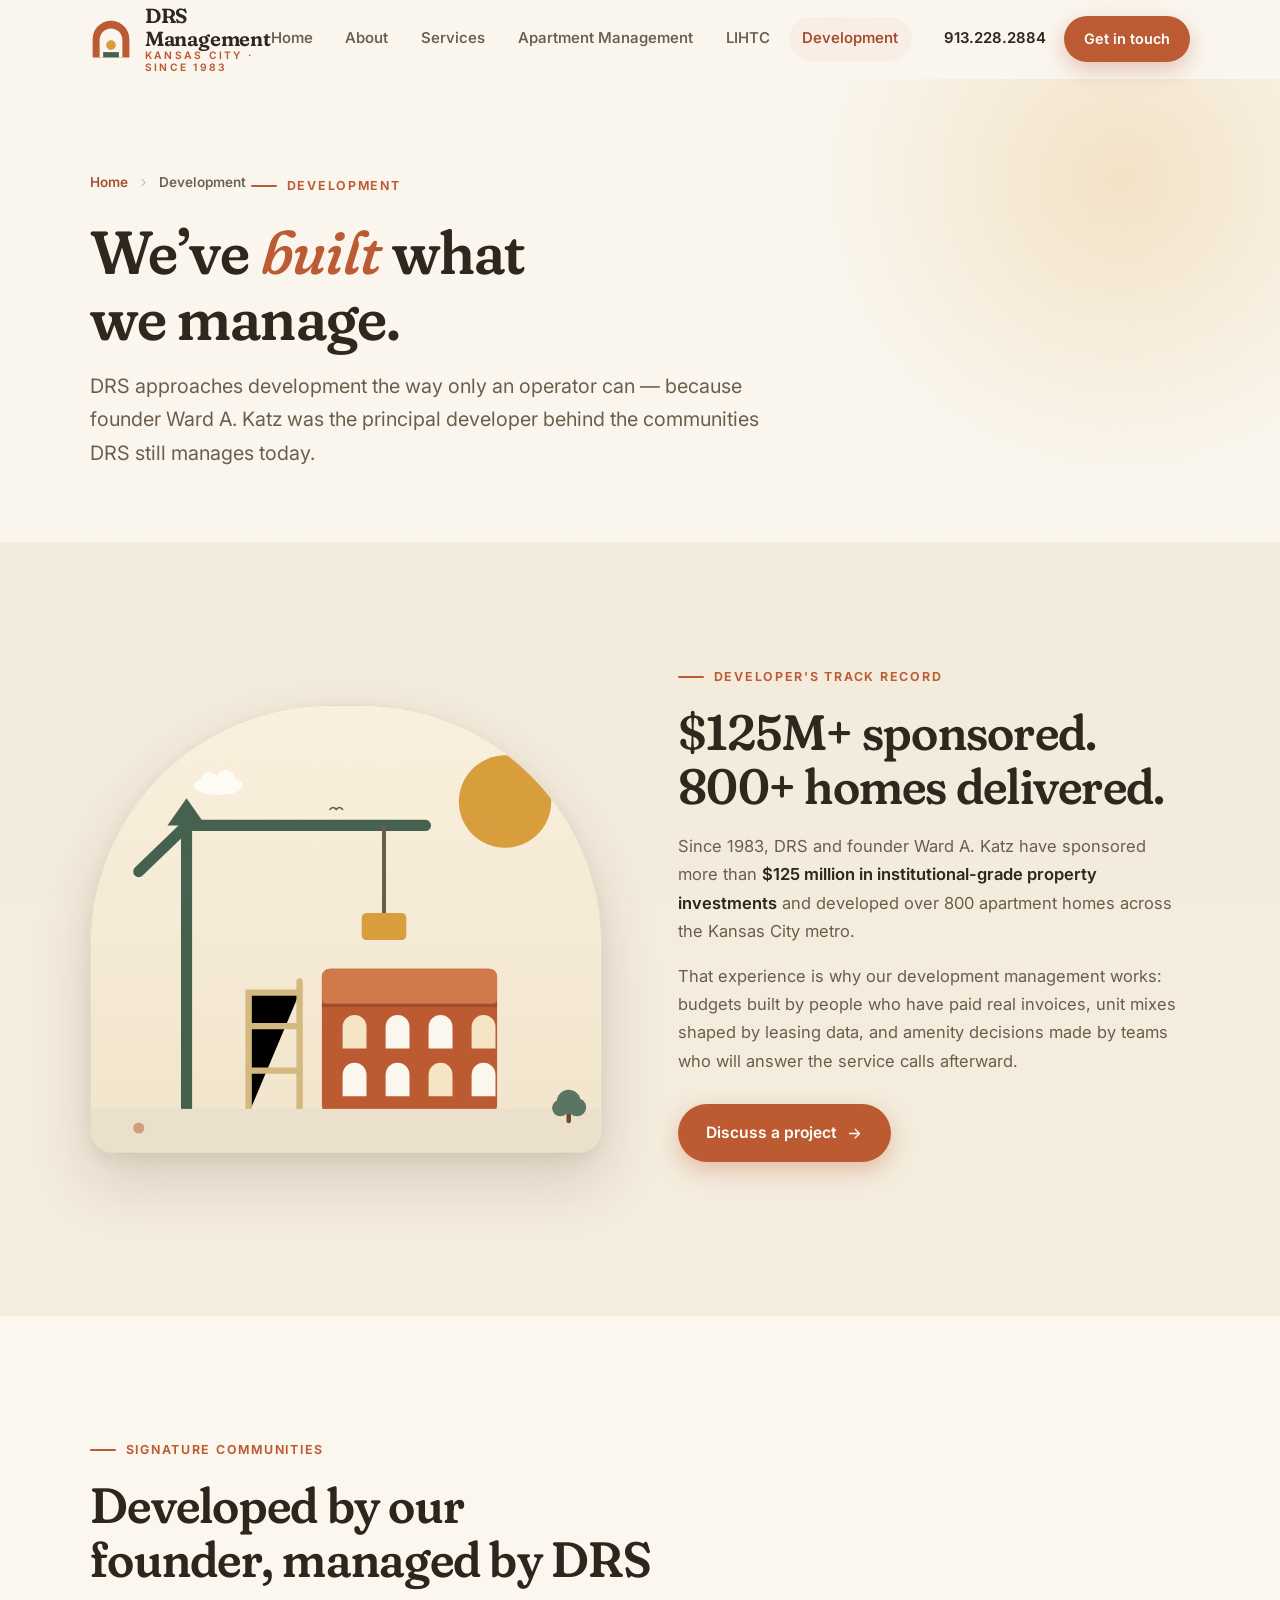
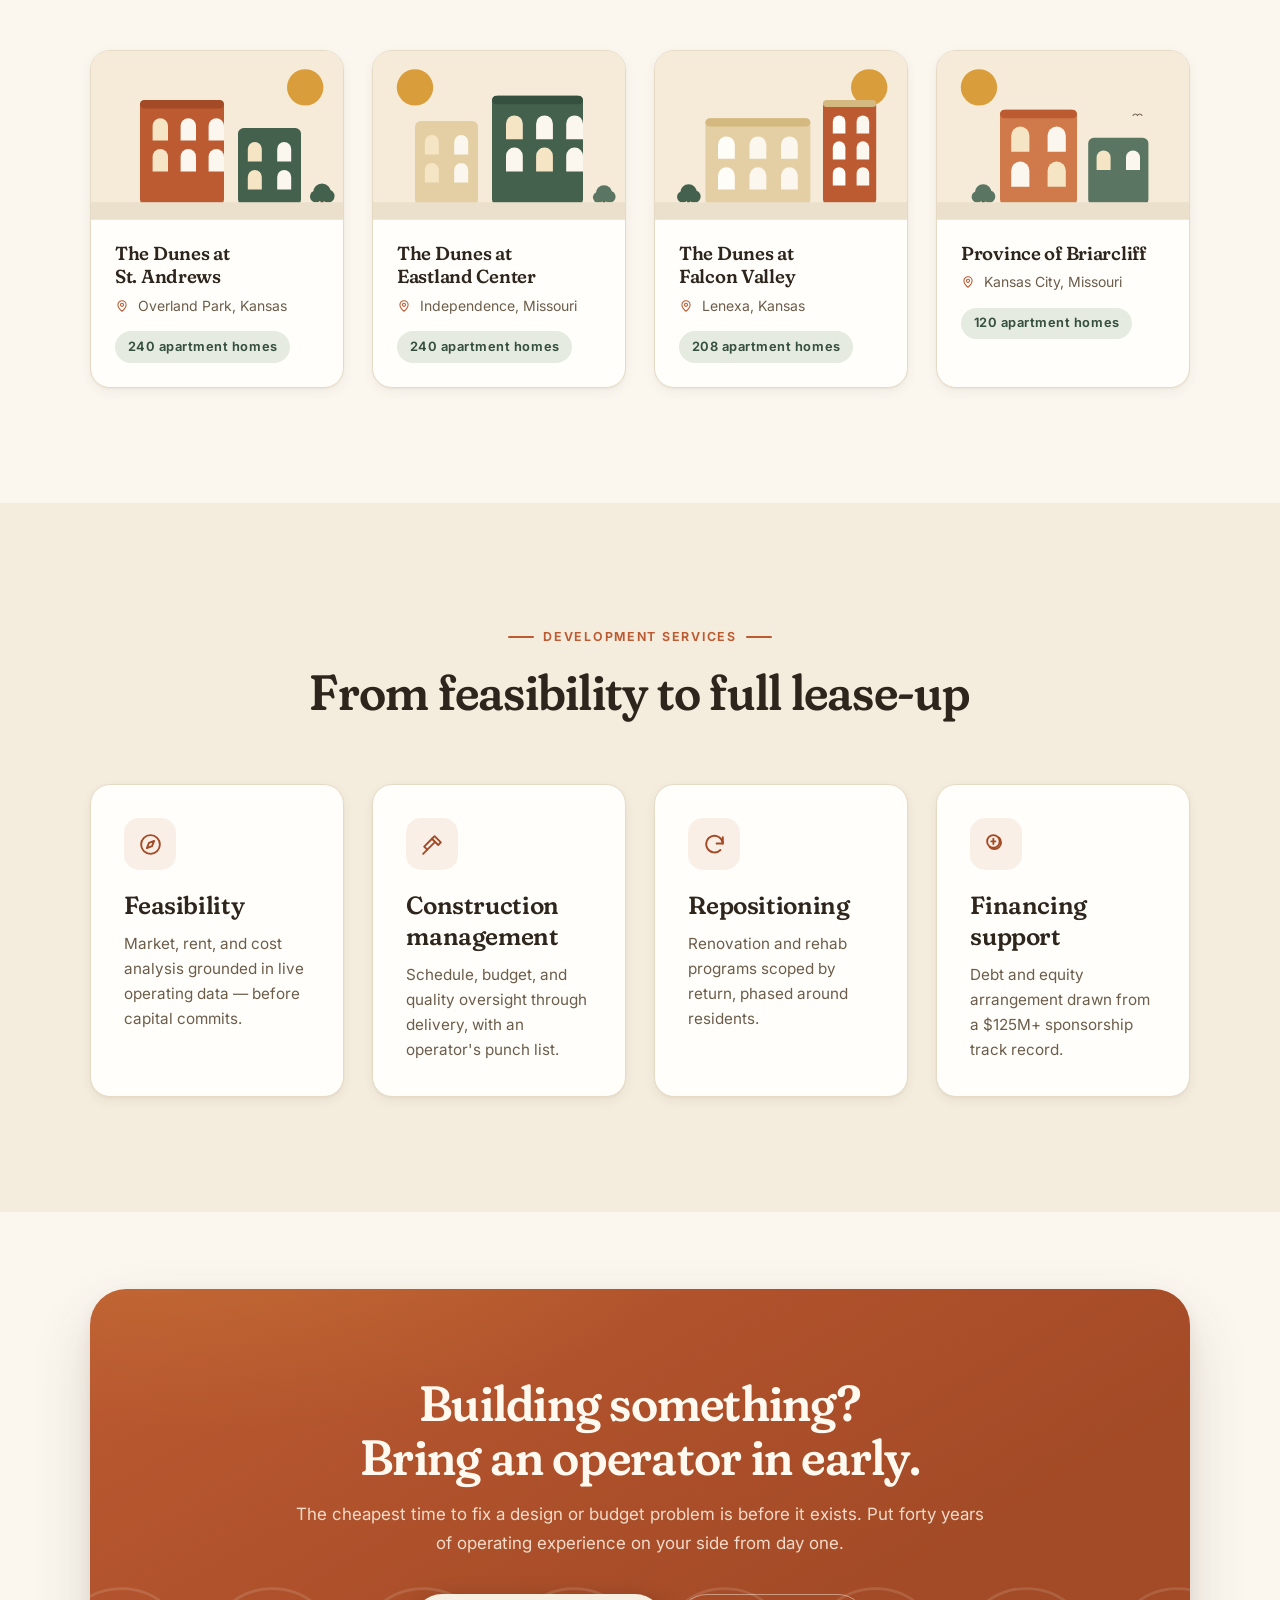
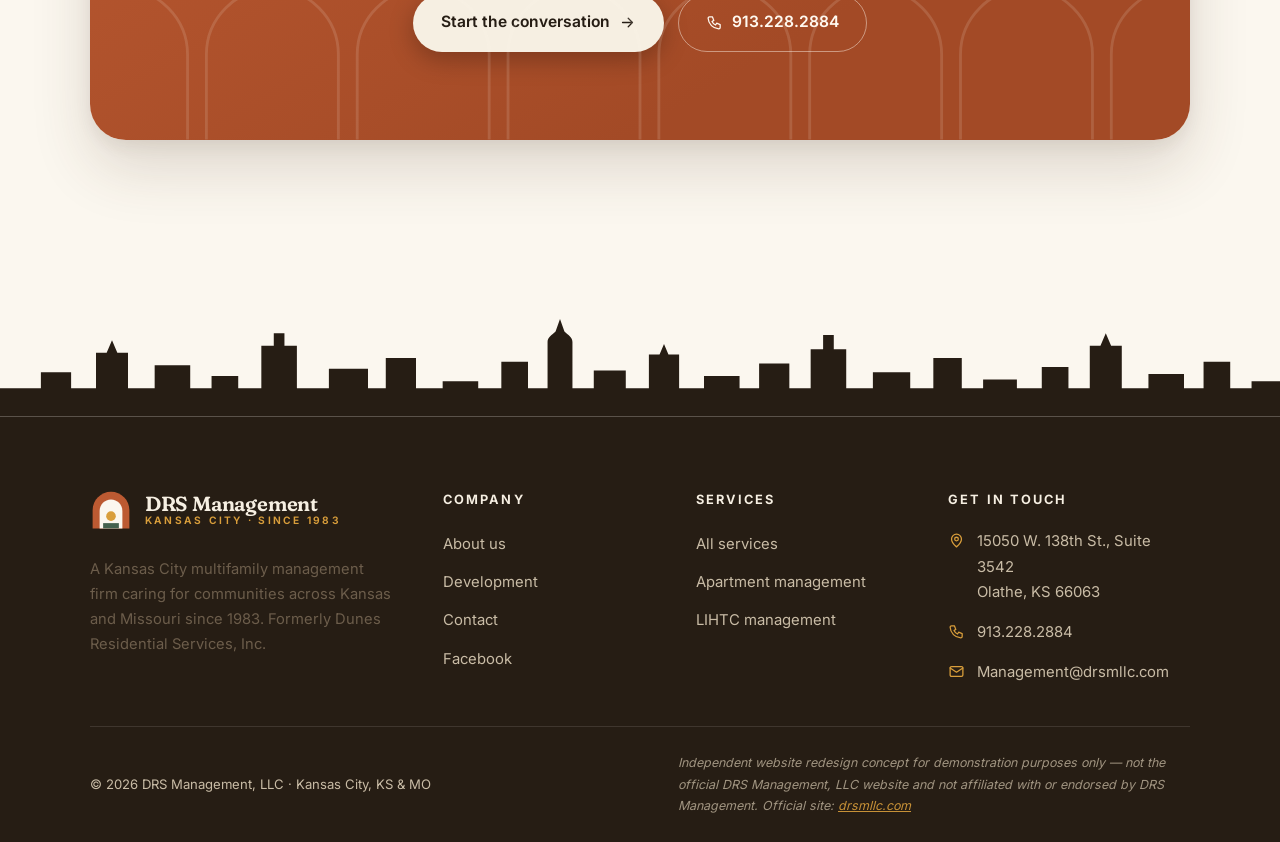
<file: drsm/development.html>
<!DOCTYPE html>
<html lang="en">
<head>
  <meta charset="UTF-8">
  <meta name="viewport" content="width=device-width, initial-scale=1.0">
  <title>Development | DRS Management — 800+ Homes Delivered</title>
  <meta name="description" content="Development and construction management from the developer of The Dunes communities — 800+ apartment homes and $125M+ sponsored since 1983. (Redesign concept)">
  <meta name="robots" content="noindex, nofollow">
  <meta name="theme-color" content="#FBF7EF">
  <meta property="og:title" content="Development | DRS Management — 800+ Homes Delivered">
  <meta property="og:description" content="Development and construction management from the developer of The Dunes communities — 800+ apartment homes and $125M+ sponsored since 1983. (Redesign concept)">
  <meta property="og:type" content="website">
  <meta property="og:image" content="assets/og.png">
  <link rel="icon" type="image/svg+xml" href="assets/favicon.svg">
  <link rel="preload" href="assets/fonts/fraunces-latin-full-normal.woff2" as="font" type="font/woff2" crossorigin>
  <link rel="preload" href="assets/fonts/inter-latin-opsz-normal.woff2" as="font" type="font/woff2" crossorigin>
  <link rel="stylesheet" href="assets/styles.css">
</head>
<body>
<a class="skip-link" href="#main">Skip to content</a>
<header class="header">
  <div class="container header-inner">
    <a class="brand" href="index.html" aria-label="DRS Management — home">
      <svg class="brand-mark" viewBox="0 0 48 48" aria-hidden="true">
  <path d="M24 3C12.4 3 3 12.4 3 24v21h42V24C45 12.4 35.6 3 24 3z" fill="#BC5A32"/>
  <path d="M24 12c-7.2 0-13 5.8-13 13v20h26V25c0-7.2-5.8-13-13-13z" fill="#FBF7EF"/>
  <circle cx="24" cy="31" r="5.5" fill="#D99E3B"/>
  <path d="M15 45v-6h18v6z" fill="#44614E"/>
</svg>
      <span class="brand-text">
        <span class="brand-name">DRS Management</span>
        <span class="brand-sub">Kansas City · Since 1983</span>
      </span>
    </a>
    <nav class="nav" aria-label="Primary">
        <a href="index.html">Home</a>
        <a href="about.html">About</a>
        <a href="services.html">Services</a>
        <a href="apartment-management.html">Apartment Management</a>
        <a href="lihtc-management.html">LIHTC</a>
        <a href="development.html" aria-current="page">Development</a>
    </nav>
    <div class="header-cta">
      <a class="header-phone" href="tel:+19132282884"><svg viewBox="0 0 24 24" fill="none" stroke="currentColor" stroke-width="1.8" stroke-linecap="round" stroke-linejoin="round" aria-hidden="true" ><path d="M5 4h4l2 5-2.5 1.5a11 11 0 0 0 5 5L15 13l5 2v4a2 2 0 0 1-2 2A16 16 0 0 1 3 6a2 2 0 0 1 2-2z"/></svg><span>913.228.2884</span></a>
      <a class="btn btn--primary btn--sm" href="contact.html">Get in touch</a>
      <button class="nav-toggle" aria-expanded="false" aria-controls="mobile-menu" aria-label="Menu">
        <span></span><span></span><span></span>
      </button>
    </div>
  </div>
</header>
<div class="mobile-menu" id="mobile-menu">
  <nav aria-label="Mobile">
    <a href="index.html">Home <svg viewBox="0 0 24 24" fill="none" stroke="currentColor" stroke-width="1.8" stroke-linecap="round" stroke-linejoin="round" aria-hidden="true" ><path d="M9 6l6 6-6 6"/></svg></a>
    <a href="about.html">About <svg viewBox="0 0 24 24" fill="none" stroke="currentColor" stroke-width="1.8" stroke-linecap="round" stroke-linejoin="round" aria-hidden="true" ><path d="M9 6l6 6-6 6"/></svg></a>
    <a href="services.html">Services <svg viewBox="0 0 24 24" fill="none" stroke="currentColor" stroke-width="1.8" stroke-linecap="round" stroke-linejoin="round" aria-hidden="true" ><path d="M9 6l6 6-6 6"/></svg></a>
    <a href="apartment-management.html">Apartment Management <svg viewBox="0 0 24 24" fill="none" stroke="currentColor" stroke-width="1.8" stroke-linecap="round" stroke-linejoin="round" aria-hidden="true" ><path d="M9 6l6 6-6 6"/></svg></a>
    <a href="lihtc-management.html">LIHTC <svg viewBox="0 0 24 24" fill="none" stroke="currentColor" stroke-width="1.8" stroke-linecap="round" stroke-linejoin="round" aria-hidden="true" ><path d="M9 6l6 6-6 6"/></svg></a>
    <a href="development.html" aria-current="page">Development <svg viewBox="0 0 24 24" fill="none" stroke="currentColor" stroke-width="1.8" stroke-linecap="round" stroke-linejoin="round" aria-hidden="true" ><path d="M9 6l6 6-6 6"/></svg></a>
    <a href="contact.html">Contact <svg viewBox="0 0 24 24" fill="none" stroke="currentColor" stroke-width="1.8" stroke-linecap="round" stroke-linejoin="round" aria-hidden="true" ><path d="M9 6l6 6-6 6"/></svg></a>
  </nav>
  <div class="mobile-menu-cta">
    <a class="btn btn--primary" href="contact.html">Get in touch</a>
    <a class="btn btn--ghost" href="tel:+19132282884"><svg viewBox="0 0 24 24" fill="none" stroke="currentColor" stroke-width="1.8" stroke-linecap="round" stroke-linejoin="round" aria-hidden="true" ><path d="M5 4h4l2 5-2.5 1.5a11 11 0 0 0 5 5L15 13l5 2v4a2 2 0 0 1-2 2A16 16 0 0 1 3 6a2 2 0 0 1 2-2z"/></svg> 913.228.2884</a>
  </div>
</div>
<main id="main">

<section class="page-hero">
    <div class="hero-sun" aria-hidden="true"></div>
    <div class="container">
      <nav class="breadcrumb reveal" aria-label="Breadcrumb"><a href="index.html">Home</a> <svg viewBox="0 0 24 24" fill="none" stroke="currentColor" stroke-width="1.8" stroke-linecap="round" stroke-linejoin="round" aria-hidden="true" ><path d="M9 6l6 6-6 6"/></svg> <span>Development</span></nav>
      <span class="eyebrow reveal" style="--d:.05s">Development</span>
      <h1 class="reveal" style="--d:.1s">We’ve <span class='serif-i'>built</span> what we manage.</h1>
      <p class="lede reveal" style="--d:.18s">DRS approaches development the way only an operator can — because founder Ward A. Katz was the principal developer behind the communities DRS still manages today.</p>
    </div>
  </section>

<section class="section section--tint">
  <div class="container split split--art-first">
    <div class="split-art reveal"><div class="arch-frame"><svg viewBox="0 0 640 560" role="img" aria-label="Illustration of a new apartment community under construction">
  <defs>
    <linearGradient id="dsky" x1="0" y1="0" x2="0" y2="1">
      <stop offset="0" stop-color="#FAF1DE"/><stop offset="1" stop-color="#F1E4CC"/>
    </linearGradient>
  </defs>
  <rect width="640" height="560" fill="url(#dsky)"/>
  <circle cx="520" cy="120" r="58" fill="#D99E3B"/>
  <g fill="#FFFDF8" opacity=".9">
  <ellipse cx="160" cy="100" rx="30.6" ry="11.700000000000001"/>
  <circle cx="149.2" cy="92.8" r="9.9"/>
  <circle cx="169" cy="91.9" r="11.700000000000001"/>
</g>
  <path d="M300 130 q 4 -5 8 0 q 4 -5 8 0" stroke="#6C5D4B" stroke-width="2" fill="none" stroke-linecap="round"/>
  <!-- crane -->
  <g stroke="#44614E" stroke-width="14" stroke-linecap="round" fill="none">
    <path d="M120 512V150"/>
    <path d="M120 150h300"/>
    <path d="M120 150L60 208"/>
  </g>
  <path d="M96 150l24-34 24 34z" fill="#44614E"/>
  <path d="M368 150v110" stroke="#6C5D4B" stroke-width="5"/>
  <rect x="340" y="260" width="56" height="34" rx="6" fill="#D99E3B"/>
  <!-- building under construction -->
  <g>
    <rect x="290" y="330" width="220" height="182" rx="10" fill="#BC5A32"/>
    <rect x="290" y="330" width="220" height="46" rx="10" fill="#D07A4C"/>
    <path d="M316 430 v-27 a15 15 0 0 1 30 0 v27 z" fill="#F6E5C4"/><path d="M370 430 v-27 a15 15 0 0 1 30 0 v27 z" fill="#FBF7EF"/><path d="M424 430 v-27 a15 15 0 0 1 30 0 v27 z" fill="#FBF7EF"/><path d="M478 430 v-27 a15 15 0 0 1 30 0 v27 z" fill="#F6E5C4"/><path d="M316 490 v-27 a15 15 0 0 1 30 0 v27 z" fill="#FBF7EF"/><path d="M370 490 v-27 a15 15 0 0 1 30 0 v27 z" fill="#FBF7EF"/><path d="M424 490 v-27 a15 15 0 0 1 30 0 v27 z" fill="#F6E5C4"/><path d="M478 490 v-27 a15 15 0 0 1 30 0 v27 z" fill="#FBF7EF"/>
    <path d="M290 376h220" stroke="#A34A26" stroke-width="4"/>
  </g>
  <g stroke="#D3B87F" stroke-width="8" stroke-linecap="round">
    <path d="M262 512V346M262 360h-64v152"/>
    <path d="M198 402h64M198 458h64"/>
  </g>
  <rect x="0" y="506" width="640" height="54" fill="#EAE0CB"/>
  <g>
    <rect x="597.15" y="508.7" width="5.699999999999999" height="15.2" rx="2.8499999999999996" fill="#6B4A2E"/>
    <circle cx="600" cy="497.3" r="15.2" fill="#5A7663"/>
    <circle cx="589.55" cy="504.9" r="10.45" fill="#5A7663"/>
    <circle cx="610.45" cy="503.95" r="11.399999999999999" fill="#5A7663"/>
  </g>
  <circle cx="60" cy="530" r="7" fill="#BC5A32" opacity=".5"/>
</svg></div></div>
    <div>
      <span class="eyebrow reveal">Developer's track record</span>
      <h2 class="reveal" style="--d:.06s">$125M+ sponsored. 800+ homes delivered.</h2>
      <div class="reveal" style="--d:.12s">
        <p style="margin-top:1.2rem">Since 1983, DRS and founder Ward A. Katz have sponsored more than <strong>$125 million in institutional-grade property investments</strong> and developed over 800 apartment homes across the Kansas City metro.</p>
        <p style="margin-top:1rem">That experience is why our development management works: budgets built by people who have paid real invoices, unit mixes shaped by leasing data, and amenity decisions made by teams who will answer the service calls afterward.</p>
      </div>
      <div class="hero-actions reveal" style="--d:.18s;margin-top:1.8rem">
        <a class="btn btn--primary" href="contact.html">Discuss a project <svg viewBox="0 0 24 24" fill="none" stroke="currentColor" stroke-width="1.8" stroke-linecap="round" stroke-linejoin="round" aria-hidden="true" ><path d="M5 12h14M13 6l6 6-6 6"/></svg></a>
      </div>
    </div>
  </div>
</section>

<section class="section">
  <div class="container">
    <div class="section-head reveal">
      <span class="eyebrow">Signature communities</span>
      <h2>Developed by our founder, managed by DRS</h2>
    </div>
    <div class="grid grid--4">
      <div class="community-card reveal" style="--d:0s">
        <div class="community-art"><svg viewBox="0 0 360 240" aria-hidden="true">
    <rect width="360" height="240" fill="#F5EBD8"/>
    <circle cx="306" cy="52" r="26" fill="#D99E3B"/>
    <rect x="70" y="70" width="120" height="150" rx="8" fill="#BC5A32"/>
     <rect x="70" y="70" width="120" height="12" rx="6" fill="#A34A26"/>
     <path d="M88 128 v-21 a11 11 0 0 1 22 0 v21 z" fill="#F6E5C4"/><path d="M128 128 v-21 a11 11 0 0 1 22 0 v21 z" fill="#FBF7EF"/><path d="M168 128 v-21 a11 11 0 0 1 22 0 v21 z" fill="#FBF7EF"/><path d="M88 172 v-21 a11 11 0 0 1 22 0 v21 z" fill="#F6E5C4"/><path d="M128 172 v-21 a11 11 0 0 1 22 0 v21 z" fill="#FBF7EF"/><path d="M168 172 v-21 a11 11 0 0 1 22 0 v21 z" fill="#FBF7EF"/>
     <rect x="210" y="110" width="90" height="110" rx="8" fill="#44614E"/>
     <path d="M224 158 v-18 a10 10 0 0 1 20 0 v18 z" fill="#F6E5C4"/><path d="M266 158 v-18 a10 10 0 0 1 20 0 v18 z" fill="#FBF7EF"/><path d="M224 198 v-18 a10 10 0 0 1 20 0 v18 z" fill="#F6E5C4"/><path d="M266 198 v-18 a10 10 0 0 1 20 0 v18 z" fill="#FBF7EF"/>
     <g>
    <rect x="327.66" y="211.08" width="4.68" height="12.48" rx="2.34" fill="#6B4A2E"/>
    <circle cx="330" cy="201.72" r="12.48" fill="#44614E"/>
    <circle cx="321.42" cy="207.96" r="8.58" fill="#44614E"/>
    <circle cx="338.58" cy="207.18" r="9.36" fill="#44614E"/>
  </g>
    <rect x="0" y="216" width="360" height="24" fill="#EAE0CB"/>
  </svg></div>
        <div class="community-body">
          <h3>The Dunes at St. Andrews</h3>
          <div class="community-meta"><svg viewBox="0 0 24 24" fill="none" stroke="currentColor" stroke-width="1.8" stroke-linecap="round" stroke-linejoin="round" aria-hidden="true" ><path d="M12 21s-7-5.5-7-11a7 7 0 0 1 14 0c0 5.5-7 11-7 11z"/><circle cx="12" cy="10" r="2.6"/></svg> Overland Park, Kansas</div>
          <span class="badge-units">240 apartment homes</span>
        </div>
      </div>
      <div class="community-card reveal" style="--d:0.07s">
        <div class="community-art"><svg viewBox="0 0 360 240" aria-hidden="true">
    <rect width="360" height="240" fill="#F5EBD8"/>
    <circle cx="60" cy="52" r="26" fill="#D99E3B"/>
    <rect x="60" y="100" width="90" height="120" rx="8" fill="#E4CFA4"/>
     <path d="M74 148 v-18 a10 10 0 0 1 20 0 v18 z" fill="#F6E5C4"/><path d="M116 148 v-18 a10 10 0 0 1 20 0 v18 z" fill="#FBF7EF"/><path d="M74 188 v-18 a10 10 0 0 1 20 0 v18 z" fill="#F6E5C4"/><path d="M116 188 v-18 a10 10 0 0 1 20 0 v18 z" fill="#FBF7EF"/>
     <rect x="170" y="64" width="130" height="156" rx="8" fill="#44614E"/>
     <rect x="170" y="64" width="130" height="12" rx="6" fill="#35503F"/>
     <path d="M190 126 v-22 a12 12 0 0 1 24 0 v22 z" fill="#F6E5C4"/><path d="M233 126 v-22 a12 12 0 0 1 24 0 v22 z" fill="#FBF7EF"/><path d="M276 126 v-22 a12 12 0 0 1 24 0 v22 z" fill="#FBF7EF"/><path d="M190 172 v-22 a12 12 0 0 1 24 0 v22 z" fill="#FBF7EF"/><path d="M233 172 v-22 a12 12 0 0 1 24 0 v22 z" fill="#F6E5C4"/><path d="M276 172 v-22 a12 12 0 0 1 24 0 v22 z" fill="#FBF7EF"/>
     <g>
    <rect x="327.84" y="211.92" width="4.32" height="11.52" rx="2.16" fill="#6B4A2E"/>
    <circle cx="330" cy="203.28" r="11.52" fill="#5A7663"/>
    <circle cx="322.08" cy="209.04" r="7.92" fill="#5A7663"/>
    <circle cx="337.92" cy="208.32" r="8.64" fill="#5A7663"/>
  </g>
    <rect x="0" y="216" width="360" height="24" fill="#EAE0CB"/>
  </svg></div>
        <div class="community-body">
          <h3>The Dunes at Eastland Center</h3>
          <div class="community-meta"><svg viewBox="0 0 24 24" fill="none" stroke="currentColor" stroke-width="1.8" stroke-linecap="round" stroke-linejoin="round" aria-hidden="true" ><path d="M12 21s-7-5.5-7-11a7 7 0 0 1 14 0c0 5.5-7 11-7 11z"/><circle cx="12" cy="10" r="2.6"/></svg> Independence, Missouri</div>
          <span class="badge-units">240 apartment homes</span>
        </div>
      </div>
      <div class="community-card reveal" style="--d:0.14s">
        <div class="community-art"><svg viewBox="0 0 360 240" aria-hidden="true">
    <rect width="360" height="240" fill="#F5EBD8"/>
    <circle cx="306" cy="52" r="26" fill="#D99E3B"/>
    <rect x="72" y="96" width="150" height="124" rx="8" fill="#E4CFA4"/>
     <rect x="72" y="96" width="150" height="12" rx="6" fill="#D3B87F"/>
     <path d="M90 154 v-20 a12 12 0 0 1 24 0 v20 z" fill="#FFFDF8"/><path d="M135 154 v-20 a12 12 0 0 1 24 0 v20 z" fill="#FBF7EF"/><path d="M180 154 v-20 a12 12 0 0 1 24 0 v20 z" fill="#FBF7EF"/><path d="M90 198 v-20 a12 12 0 0 1 24 0 v20 z" fill="#FFFDF8"/><path d="M135 198 v-20 a12 12 0 0 1 24 0 v20 z" fill="#FBF7EF"/><path d="M180 198 v-20 a12 12 0 0 1 24 0 v20 z" fill="#FBF7EF"/>
     <rect x="240" y="70" width="76" height="150" rx="8" fill="#BC5A32"/>
     <rect x="240" y="70" width="76" height="10" rx="5" fill="#D3B87F"/>
     <path d="M254 118 v-17 a9 9 0 0 1 18 0 v17 z" fill="#FFFDF8"/><path d="M288 118 v-17 a9 9 0 0 1 18 0 v17 z" fill="#FBF7EF"/><path d="M254 155 v-17 a9 9 0 0 1 18 0 v17 z" fill="#FFFDF8"/><path d="M288 155 v-17 a9 9 0 0 1 18 0 v17 z" fill="#FBF7EF"/><path d="M254 192 v-17 a9 9 0 0 1 18 0 v17 z" fill="#FFFDF8"/><path d="M288 192 v-17 a9 9 0 0 1 18 0 v17 z" fill="#FBF7EF"/>
     <g>
    <rect x="45.75" y="211.5" width="4.5" height="12" rx="2.25" fill="#6B4A2E"/>
    <circle cx="48" cy="202.5" r="12" fill="#44614E"/>
    <circle cx="39.75" cy="208.5" r="8.25" fill="#44614E"/>
    <circle cx="56.25" cy="207.75" r="9" fill="#44614E"/>
  </g>
    <rect x="0" y="216" width="360" height="24" fill="#EAE0CB"/>
  </svg></div>
        <div class="community-body">
          <h3>The Dunes at Falcon Valley</h3>
          <div class="community-meta"><svg viewBox="0 0 24 24" fill="none" stroke="currentColor" stroke-width="1.8" stroke-linecap="round" stroke-linejoin="round" aria-hidden="true" ><path d="M12 21s-7-5.5-7-11a7 7 0 0 1 14 0c0 5.5-7 11-7 11z"/><circle cx="12" cy="10" r="2.6"/></svg> Lenexa, Kansas</div>
          <span class="badge-units">208 apartment homes</span>
        </div>
      </div>
      <div class="community-card reveal" style="--d:0.21000000000000002s">
        <div class="community-art"><svg viewBox="0 0 360 240" aria-hidden="true">
    <rect width="360" height="240" fill="#F5EBD8"/>
    <circle cx="60" cy="52" r="26" fill="#D99E3B"/>
    <rect x="90" y="84" width="110" height="136" rx="8" fill="#D07A4C"/>
     <rect x="90" y="84" width="110" height="12" rx="6" fill="#BC5A32"/>
     <path d="M106 144 v-23 a13 13 0 0 1 26 0 v23 z" fill="#F6E5C4"/><path d="M158 144 v-23 a13 13 0 0 1 26 0 v23 z" fill="#FBF7EF"/><path d="M106 194 v-23 a13 13 0 0 1 26 0 v23 z" fill="#FBF7EF"/><path d="M158 194 v-23 a13 13 0 0 1 26 0 v23 z" fill="#F6E5C4"/>
     <rect x="216" y="124" width="86" height="96" rx="8" fill="#5A7663"/>
     <path d="M228 170 v-18 a10 10 0 0 1 20 0 v18 z" fill="#F6E5C4"/><path d="M270 170 v-18 a10 10 0 0 1 20 0 v18 z" fill="#FBF7EF"/>
     <g>
    <rect x="63.75" y="211.5" width="4.5" height="12" rx="2.25" fill="#6B4A2E"/>
    <circle cx="66" cy="202.5" r="12" fill="#5A7663"/>
    <circle cx="57.75" cy="208.5" r="8.25" fill="#5A7663"/>
    <circle cx="74.25" cy="207.75" r="9" fill="#5A7663"/>
  </g>
     <path d="M280 92 q 3.2 -4 6.4 0 q 3.2 -4 6.4 0" stroke="#6C5D4B" stroke-width="1.6" fill="none" stroke-linecap="round"/>
    <rect x="0" y="216" width="360" height="24" fill="#EAE0CB"/>
  </svg></div>
        <div class="community-body">
          <h3>Province of Briarcliff</h3>
          <div class="community-meta"><svg viewBox="0 0 24 24" fill="none" stroke="currentColor" stroke-width="1.8" stroke-linecap="round" stroke-linejoin="round" aria-hidden="true" ><path d="M12 21s-7-5.5-7-11a7 7 0 0 1 14 0c0 5.5-7 11-7 11z"/><circle cx="12" cy="10" r="2.6"/></svg> Kansas City, Missouri</div>
          <span class="badge-units">120 apartment homes</span>
        </div>
      </div>
    </div>
  </div>
</section>

<section class="section section--tint">
  <div class="container">
    <div class="section-head section-head--center reveal">
      <span class="eyebrow eyebrow--center">Development services</span>
      <h2>From feasibility to full lease-up</h2>
    </div>
    <div class="grid grid--4">
      <div class="card reveal"><div class="card-icon"><svg viewBox="0 0 24 24" fill="none" stroke="currentColor" stroke-width="1.8" stroke-linecap="round" stroke-linejoin="round" aria-hidden="true" ><circle cx="12" cy="12" r="9"/><path d="M15.5 8.5l-2 5-5 2 2-5z"/></svg></div><h3>Feasibility</h3><p>Market, rent, and cost analysis grounded in live operating data — before capital commits.</p></div>
      <div class="card reveal" style="--d:.07s"><div class="card-icon"><svg viewBox="0 0 24 24" fill="none" stroke="currentColor" stroke-width="1.8" stroke-linecap="round" stroke-linejoin="round" aria-hidden="true" ><path d="M14 4l6 6-2.5 2.5-6-6z"/><path d="M11.5 6.5L4 14l3 3 7.5-7.5"/><path d="M3 21l4-4"/></svg></div><h3>Construction management</h3><p>Schedule, budget, and quality oversight through delivery, with an operator's punch list.</p></div>
      <div class="card reveal" style="--d:.14s"><div class="card-icon"><svg viewBox="0 0 24 24" fill="none" stroke="currentColor" stroke-width="1.8" stroke-linecap="round" stroke-linejoin="round" aria-hidden="true" ><path d="M20 11a8 8 0 1 0-2.3 6.3"/><path d="M20 5v6h-6"/></svg></div><h3>Repositioning</h3><p>Renovation and rehab programs scoped by return, phased around residents.</p></div>
      <div class="card reveal" style="--d:.21s"><div class="card-icon"><svg viewBox="0 0 24 24" fill="none" stroke="currentColor" stroke-width="1.8" stroke-linecap="round" stroke-linejoin="round" aria-hidden="true" ><circle cx="9" cy="9" r="6"/><path d="M14.5 5.5a6 6 0 1 1-9 9"/><path d="M9 6.5v5M7 9h4"/></svg></div><h3>Financing support</h3><p>Debt and equity arrangement drawn from a $125M+ sponsorship track record.</p></div>
    </div>
  </div>
</section>

<section class="section section--tight">
    <div class="container">
      <div class="cta-panel reveal">
        <svg class="cta-arches" viewBox="0 0 1200 220" preserveAspectRatio="xMidYMax slice" aria-hidden="true">
  <g fill="none" stroke="#FFF9F0" stroke-width="3">
    <path d="M-20 220 v-90 a70 70 0 0 1 140 0 v90"/><path d="M140 220 v-90 a70 70 0 0 1 140 0 v90"/><path d="M300 220 v-90 a70 70 0 0 1 140 0 v90"/><path d="M460 220 v-90 a70 70 0 0 1 140 0 v90"/><path d="M620 220 v-90 a70 70 0 0 1 140 0 v90"/><path d="M780 220 v-90 a70 70 0 0 1 140 0 v90"/><path d="M940 220 v-90 a70 70 0 0 1 140 0 v90"/><path d="M1100 220 v-90 a70 70 0 0 1 140 0 v90"/>
  </g>
</svg>
        <h2>Building something? Bring an operator in early.</h2>
        <p>The cheapest time to fix a design or budget problem is before it exists. Put forty years of operating experience on your side from day one.</p>
        <div class="hero-actions">
          <a class="btn btn--light" href="contact.html">Start the conversation <svg viewBox="0 0 24 24" fill="none" stroke="currentColor" stroke-width="1.8" stroke-linecap="round" stroke-linejoin="round" aria-hidden="true" ><path d="M5 12h14M13 6l6 6-6 6"/></svg></a>
          <a class="btn btn--ghost" style="border-color:rgba(255,249,240,.45);color:#FFF9F0" href="tel:+19132282884"><svg viewBox="0 0 24 24" fill="none" stroke="currentColor" stroke-width="1.8" stroke-linecap="round" stroke-linejoin="round" aria-hidden="true" ><path d="M5 4h4l2 5-2.5 1.5a11 11 0 0 0 5 5L15 13l5 2v4a2 2 0 0 1-2 2A16 16 0 0 1 3 6a2 2 0 0 1 2-2z"/></svg> 913.228.2884</a>
        </div>
      </div>
    </div>
  </section>

</main>
<footer class="footer">
  <div class="footer-skyline" style="background:var(--paper)"><svg viewBox="0 0 1440 110" preserveAspectRatio="none" aria-hidden="true">
  <path fill="currentColor" d="M0 110V78h46V60h34v18h28V38h12l6-14 6 14h12v40h30V52h40v26h24V64h30v14h26V30h14V16h12v14h14v48h36V56h44v22h20V44h34v34h30V70h40v8h26V48h30v30h22V26c0-6 5-8 9-12l5-14 5 14c4 4 9 6 9 12v52h24V58h36v20h26V40h12l5-12 5 12h12v38h28V64h40v14h22V50h34v28h24V34h14V18h12v16h14v44h30V60h42v18h26V44h32v34h24V68h38v10h28V54h30v24h24V30h12l6-14 6 14h12v48h30V62h40v16h22V48h30v30h24V70h34v40z"/>
</svg></div>
  <div class="container">
    <div class="footer-main">
      <div>
        <a class="brand" href="index.html" aria-label="DRS Management — home">
          <svg class="brand-mark" viewBox="0 0 48 48" aria-hidden="true">
  <path d="M24 3C12.4 3 3 12.4 3 24v21h42V24C45 12.4 35.6 3 24 3z" fill="#BC5A32"/>
  <path d="M24 12c-7.2 0-13 5.8-13 13v20h26V25c0-7.2-5.8-13-13-13z" fill="#FBF7EF"/>
  <circle cx="24" cy="31" r="5.5" fill="#D99E3B"/>
  <path d="M15 45v-6h18v6z" fill="#44614E"/>
</svg>
          <span class="brand-text">
            <span class="brand-name">DRS Management</span>
            <span class="brand-sub">Kansas City · Since 1983</span>
          </span>
        </a>
        <p class="footer-about">A Kansas City multifamily management firm caring for communities across Kansas and Missouri since 1983. Formerly Dunes Residential Services, Inc.</p>
      </div>
      <div>
        <h4>Company</h4>
        <ul class="footer-links">
          <li><a href="about.html">About us</a></li>
          <li><a href="development.html">Development</a></li>
          <li><a href="contact.html">Contact</a></li>
          <li><a href="https://www.facebook.com/drsrentals/" rel="noopener">Facebook</a></li>
        </ul>
      </div>
      <div>
        <h4>Services</h4>
        <ul class="footer-links">
          <li><a href="services.html">All services</a></li>
          <li><a href="apartment-management.html">Apartment management</a></li>
          <li><a href="lihtc-management.html">LIHTC management</a></li>
        </ul>
      </div>
      <div>
        <h4>Get in touch</h4>
        <ul class="footer-contact">
          <li><svg viewBox="0 0 24 24" fill="none" stroke="currentColor" stroke-width="1.8" stroke-linecap="round" stroke-linejoin="round" aria-hidden="true" ><path d="M12 21s-7-5.5-7-11a7 7 0 0 1 14 0c0 5.5-7 11-7 11z"/><circle cx="12" cy="10" r="2.6"/></svg><span>15050 W. 138th St., Suite 3542<br>Olathe, KS 66063</span></li>
          <li><svg viewBox="0 0 24 24" fill="none" stroke="currentColor" stroke-width="1.8" stroke-linecap="round" stroke-linejoin="round" aria-hidden="true" ><path d="M5 4h4l2 5-2.5 1.5a11 11 0 0 0 5 5L15 13l5 2v4a2 2 0 0 1-2 2A16 16 0 0 1 3 6a2 2 0 0 1 2-2z"/></svg><a href="tel:+19132282884">913.228.2884</a></li>
          <li><svg viewBox="0 0 24 24" fill="none" stroke="currentColor" stroke-width="1.8" stroke-linecap="round" stroke-linejoin="round" aria-hidden="true" ><rect x="3" y="5" width="18" height="14" rx="2"/><path d="M3 7l9 6 9-6"/></svg><a href="mailto:Management@drsmllc.com">Management@drsmllc.com</a></li>
        </ul>
      </div>
    </div>
    <div class="footer-bottom">
      <span>© <span data-year>2026</span> DRS Management, LLC · Kansas City, KS &amp; MO</span>
      <span class="footer-disclaimer">Independent website redesign concept for demonstration purposes only — not the official DRS Management, LLC website and not affiliated with or endorsed by DRS Management. Official site: <a href="https://www.drsmllc.com" rel="noopener">drsmllc.com</a></span>
    </div>
  </div>
</footer>
<script src="assets/main.js"></script>
</body>
</html>
</file>
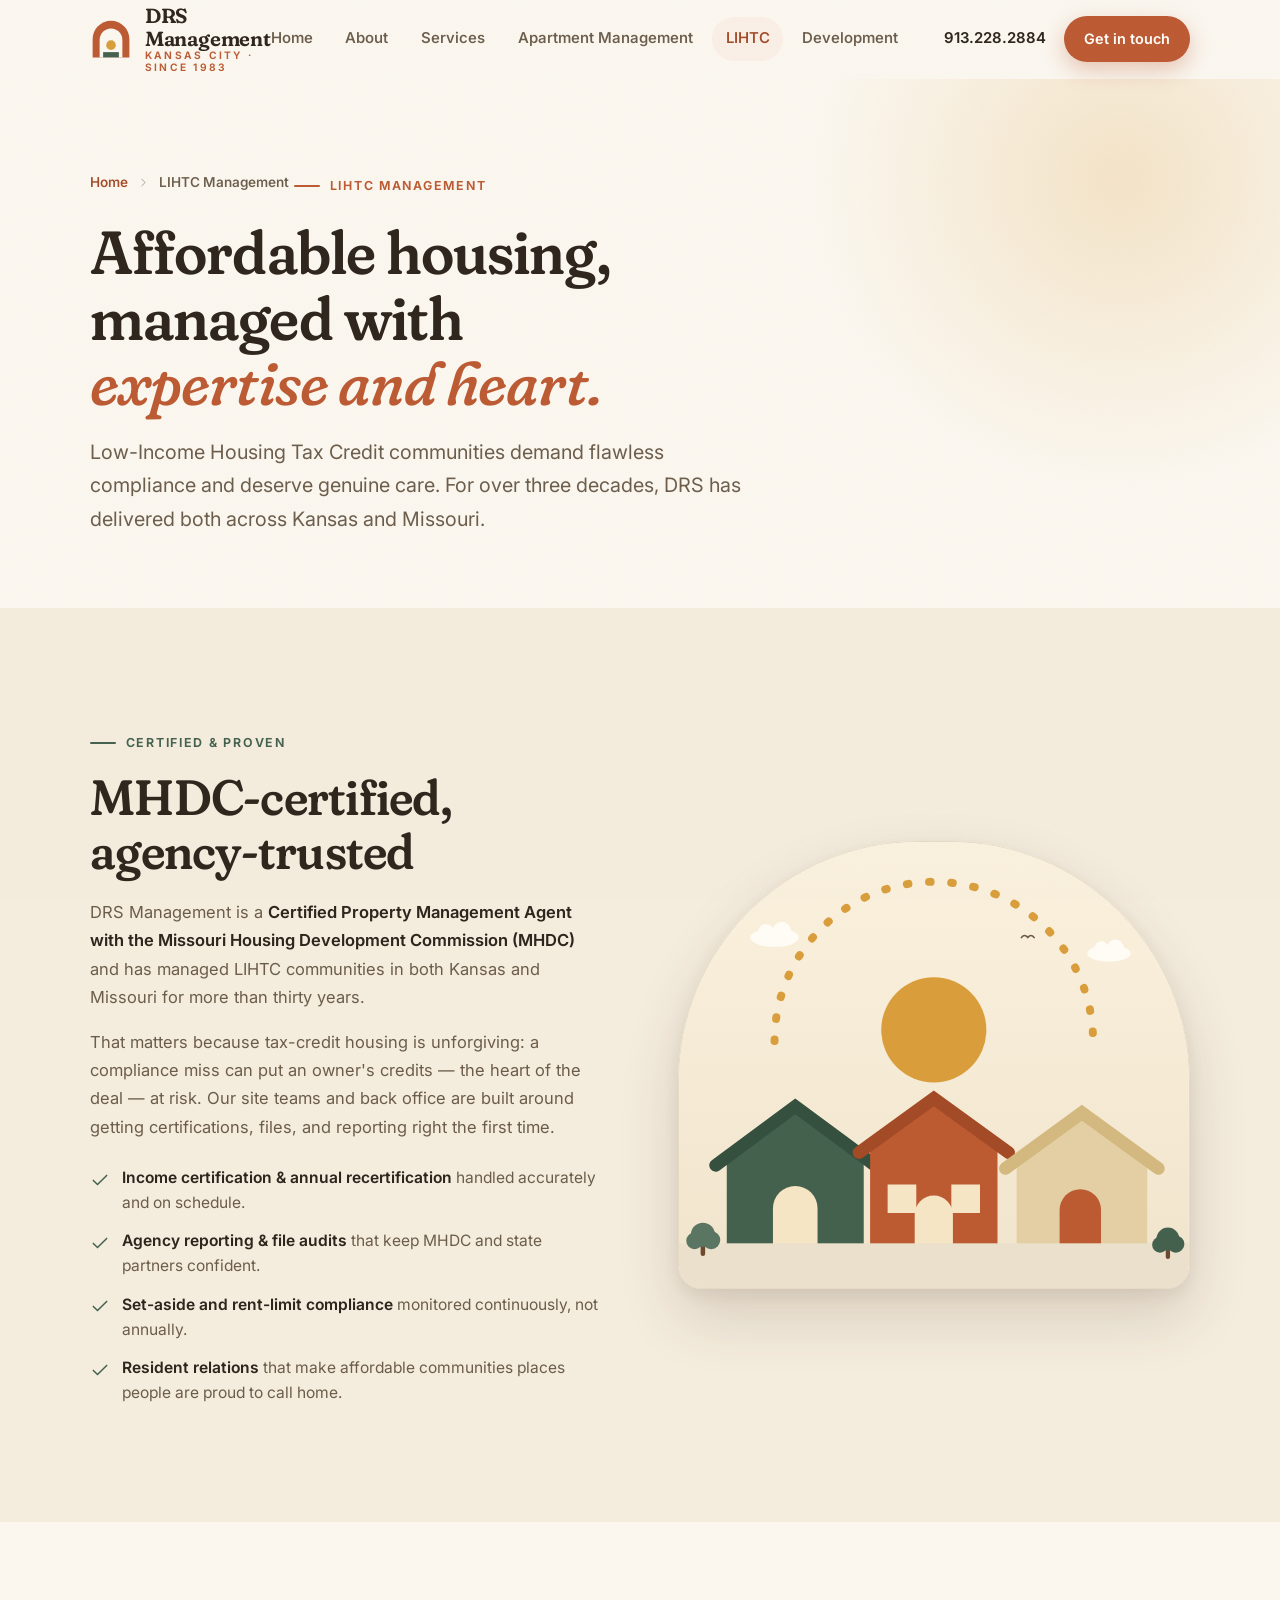
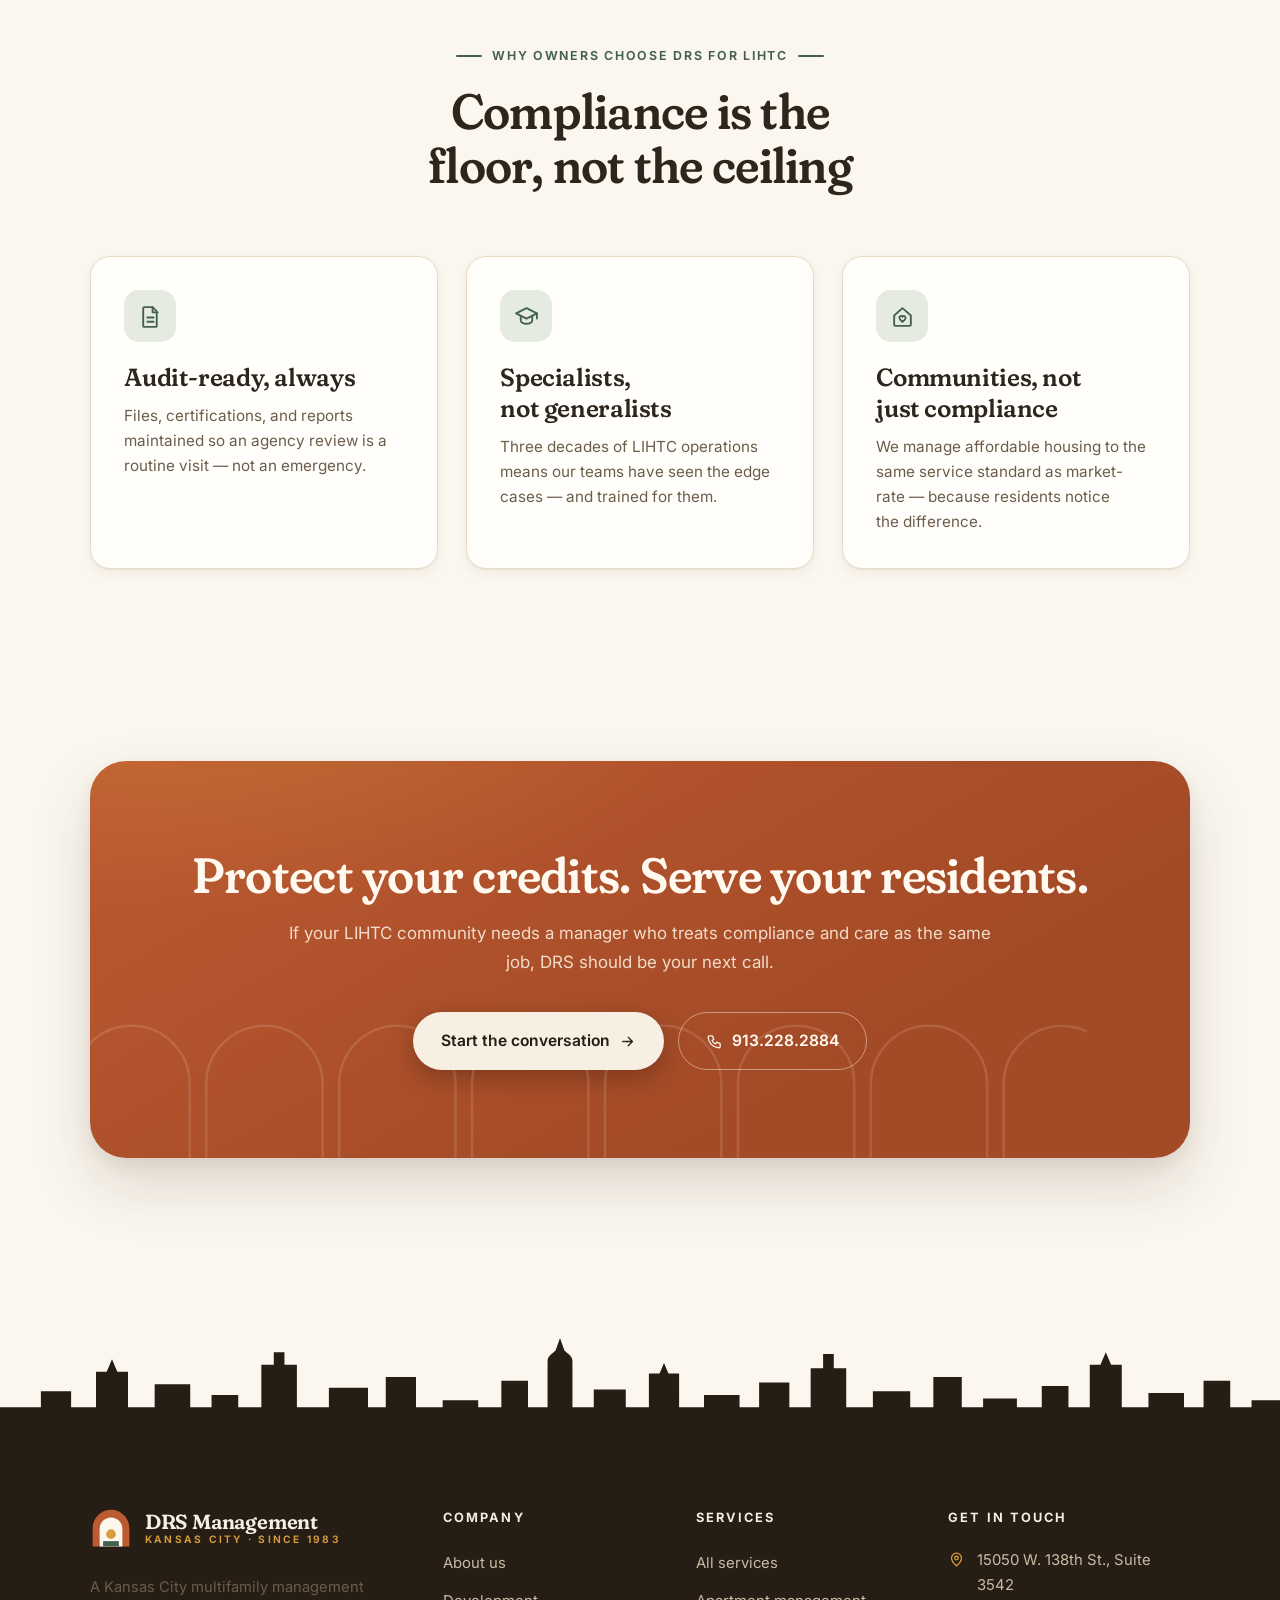
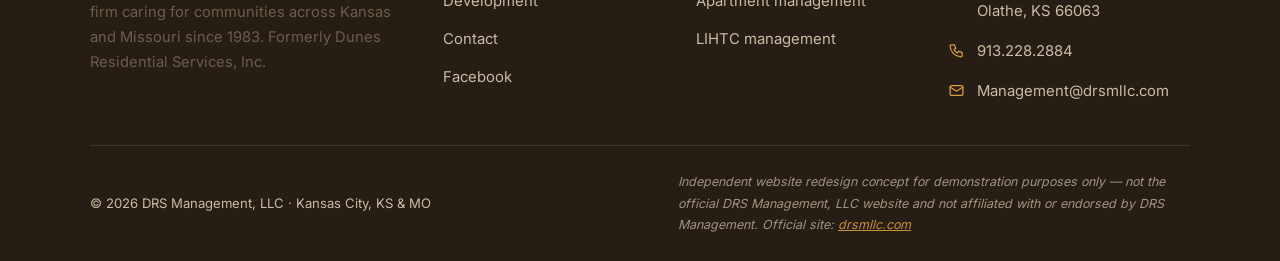
<file: drsm/lihtc-management.html>
<!DOCTYPE html>
<html lang="en">
<head>
  <meta charset="UTF-8">
  <meta name="viewport" content="width=device-width, initial-scale=1.0">
  <title>LIHTC Management | DRS Management — MHDC Certified</title>
  <meta name="description" content="MHDC-certified LIHTC property management with 30+ years of affordable housing compliance experience in Kansas and Missouri. (Redesign concept)">
  <meta name="robots" content="noindex, nofollow">
  <meta name="theme-color" content="#FBF7EF">
  <meta property="og:title" content="LIHTC Management | DRS Management — MHDC Certified">
  <meta property="og:description" content="MHDC-certified LIHTC property management with 30+ years of affordable housing compliance experience in Kansas and Missouri. (Redesign concept)">
  <meta property="og:type" content="website">
  <meta property="og:image" content="assets/og.png">
  <link rel="icon" type="image/svg+xml" href="assets/favicon.svg">
  <link rel="preload" href="assets/fonts/fraunces-latin-full-normal.woff2" as="font" type="font/woff2" crossorigin>
  <link rel="preload" href="assets/fonts/inter-latin-opsz-normal.woff2" as="font" type="font/woff2" crossorigin>
  <link rel="stylesheet" href="assets/styles.css">
</head>
<body>
<a class="skip-link" href="#main">Skip to content</a>
<header class="header">
  <div class="container header-inner">
    <a class="brand" href="index.html" aria-label="DRS Management — home">
      <svg class="brand-mark" viewBox="0 0 48 48" aria-hidden="true">
  <path d="M24 3C12.4 3 3 12.4 3 24v21h42V24C45 12.4 35.6 3 24 3z" fill="#BC5A32"/>
  <path d="M24 12c-7.2 0-13 5.8-13 13v20h26V25c0-7.2-5.8-13-13-13z" fill="#FBF7EF"/>
  <circle cx="24" cy="31" r="5.5" fill="#D99E3B"/>
  <path d="M15 45v-6h18v6z" fill="#44614E"/>
</svg>
      <span class="brand-text">
        <span class="brand-name">DRS Management</span>
        <span class="brand-sub">Kansas City · Since 1983</span>
      </span>
    </a>
    <nav class="nav" aria-label="Primary">
        <a href="index.html">Home</a>
        <a href="about.html">About</a>
        <a href="services.html">Services</a>
        <a href="apartment-management.html">Apartment Management</a>
        <a href="lihtc-management.html" aria-current="page">LIHTC</a>
        <a href="development.html">Development</a>
    </nav>
    <div class="header-cta">
      <a class="header-phone" href="tel:+19132282884"><svg viewBox="0 0 24 24" fill="none" stroke="currentColor" stroke-width="1.8" stroke-linecap="round" stroke-linejoin="round" aria-hidden="true" ><path d="M5 4h4l2 5-2.5 1.5a11 11 0 0 0 5 5L15 13l5 2v4a2 2 0 0 1-2 2A16 16 0 0 1 3 6a2 2 0 0 1 2-2z"/></svg><span>913.228.2884</span></a>
      <a class="btn btn--primary btn--sm" href="contact.html">Get in touch</a>
      <button class="nav-toggle" aria-expanded="false" aria-controls="mobile-menu" aria-label="Menu">
        <span></span><span></span><span></span>
      </button>
    </div>
  </div>
</header>
<div class="mobile-menu" id="mobile-menu">
  <nav aria-label="Mobile">
    <a href="index.html">Home <svg viewBox="0 0 24 24" fill="none" stroke="currentColor" stroke-width="1.8" stroke-linecap="round" stroke-linejoin="round" aria-hidden="true" ><path d="M9 6l6 6-6 6"/></svg></a>
    <a href="about.html">About <svg viewBox="0 0 24 24" fill="none" stroke="currentColor" stroke-width="1.8" stroke-linecap="round" stroke-linejoin="round" aria-hidden="true" ><path d="M9 6l6 6-6 6"/></svg></a>
    <a href="services.html">Services <svg viewBox="0 0 24 24" fill="none" stroke="currentColor" stroke-width="1.8" stroke-linecap="round" stroke-linejoin="round" aria-hidden="true" ><path d="M9 6l6 6-6 6"/></svg></a>
    <a href="apartment-management.html">Apartment Management <svg viewBox="0 0 24 24" fill="none" stroke="currentColor" stroke-width="1.8" stroke-linecap="round" stroke-linejoin="round" aria-hidden="true" ><path d="M9 6l6 6-6 6"/></svg></a>
    <a href="lihtc-management.html" aria-current="page">LIHTC <svg viewBox="0 0 24 24" fill="none" stroke="currentColor" stroke-width="1.8" stroke-linecap="round" stroke-linejoin="round" aria-hidden="true" ><path d="M9 6l6 6-6 6"/></svg></a>
    <a href="development.html">Development <svg viewBox="0 0 24 24" fill="none" stroke="currentColor" stroke-width="1.8" stroke-linecap="round" stroke-linejoin="round" aria-hidden="true" ><path d="M9 6l6 6-6 6"/></svg></a>
    <a href="contact.html">Contact <svg viewBox="0 0 24 24" fill="none" stroke="currentColor" stroke-width="1.8" stroke-linecap="round" stroke-linejoin="round" aria-hidden="true" ><path d="M9 6l6 6-6 6"/></svg></a>
  </nav>
  <div class="mobile-menu-cta">
    <a class="btn btn--primary" href="contact.html">Get in touch</a>
    <a class="btn btn--ghost" href="tel:+19132282884"><svg viewBox="0 0 24 24" fill="none" stroke="currentColor" stroke-width="1.8" stroke-linecap="round" stroke-linejoin="round" aria-hidden="true" ><path d="M5 4h4l2 5-2.5 1.5a11 11 0 0 0 5 5L15 13l5 2v4a2 2 0 0 1-2 2A16 16 0 0 1 3 6a2 2 0 0 1 2-2z"/></svg> 913.228.2884</a>
  </div>
</div>
<main id="main">

<section class="page-hero">
    <div class="hero-sun" aria-hidden="true"></div>
    <div class="container">
      <nav class="breadcrumb reveal" aria-label="Breadcrumb"><a href="index.html">Home</a> <svg viewBox="0 0 24 24" fill="none" stroke="currentColor" stroke-width="1.8" stroke-linecap="round" stroke-linejoin="round" aria-hidden="true" ><path d="M9 6l6 6-6 6"/></svg> <span>LIHTC Management</span></nav>
      <span class="eyebrow reveal" style="--d:.05s">LIHTC management</span>
      <h1 class="reveal" style="--d:.1s">Affordable housing, managed with <span class="serif-i">expertise and heart.</span></h1>
      <p class="lede reveal" style="--d:.18s">Low-Income Housing Tax Credit communities demand flawless compliance and deserve genuine care. For over three decades, DRS has delivered both across Kansas and Missouri.</p>
    </div>
  </section>

<section class="section section--tint">
  <div class="container split">
    <div>
      <span class="eyebrow eyebrow--sage reveal">Certified &amp; proven</span>
      <h2 class="reveal" style="--d:.06s">MHDC-certified, agency-trusted</h2>
      <div class="reveal" style="--d:.12s">
        <p style="margin-top:1.2rem">DRS Management is a <strong>Certified Property Management Agent with the Missouri Housing Development Commission (MHDC)</strong> and has managed LIHTC communities in both Kansas and Missouri for more than thirty years.</p>
        <p style="margin-top:1rem">That matters because tax-credit housing is unforgiving: a compliance miss can put an owner's credits — the heart of the deal — at risk. Our site teams and back office are built around getting certifications, files, and reporting right the first time.</p>
      </div>
      <ul class="check-list reveal" style="--d:.18s;margin-top:1.6rem">
        <li><svg viewBox="0 0 24 24" fill="none" stroke="currentColor" stroke-width="1.8" stroke-linecap="round" stroke-linejoin="round" aria-hidden="true" ><path d="M4 12.5l5 5L20 6.5"/></svg><span><strong>Income certification &amp; annual recertification</strong> handled accurately and on schedule.</span></li>
        <li><svg viewBox="0 0 24 24" fill="none" stroke="currentColor" stroke-width="1.8" stroke-linecap="round" stroke-linejoin="round" aria-hidden="true" ><path d="M4 12.5l5 5L20 6.5"/></svg><span><strong>Agency reporting &amp; file audits</strong> that keep MHDC and state partners confident.</span></li>
        <li><svg viewBox="0 0 24 24" fill="none" stroke="currentColor" stroke-width="1.8" stroke-linecap="round" stroke-linejoin="round" aria-hidden="true" ><path d="M4 12.5l5 5L20 6.5"/></svg><span><strong>Set-aside and rent-limit compliance</strong> monitored continuously, not annually.</span></li>
        <li><svg viewBox="0 0 24 24" fill="none" stroke="currentColor" stroke-width="1.8" stroke-linecap="round" stroke-linejoin="round" aria-hidden="true" ><path d="M4 12.5l5 5L20 6.5"/></svg><span><strong>Resident relations</strong> that make affordable communities places people are proud to call home.</span></li>
      </ul>
    </div>
    <div class="split-art reveal" style="--d:.1s"><div class="arch-frame"><svg viewBox="0 0 640 560" role="img" aria-label="Illustration of affordable homes beneath a shared sun">
  <defs>
    <linearGradient id="lsky" x1="0" y1="0" x2="0" y2="1">
      <stop offset="0" stop-color="#FAF1DE"/><stop offset="1" stop-color="#F1E4CC"/>
    </linearGradient>
  </defs>
  <rect width="640" height="560" fill="url(#lsky)"/>
  <path d="M120 250 a 200 200 0 0 1 400 0" fill="none" stroke="#D99E3B" stroke-width="10" stroke-linecap="round" stroke-dasharray="2 26"/>
  <circle cx="320" cy="236" r="66" fill="#D99E3B"/>
  <g fill="#FFFDF8" opacity=".9">
  <ellipse cx="120" cy="120" rx="30.6" ry="11.700000000000001"/>
  <circle cx="109.2" cy="112.8" r="9.9"/>
  <circle cx="129" cy="111.9" r="11.700000000000001"/>
</g>
  <g fill="#FFFDF8" opacity=".9">
  <ellipse cx="540" cy="140" rx="27.200000000000003" ry="10.4"/>
  <circle cx="530.4" cy="133.6" r="8.8"/>
  <circle cx="548" cy="132.8" r="10.4"/>
</g>
  <path d="M430 120 q 4 -5 8 0 q 4 -5 8 0" stroke="#6C5D4B" stroke-width="2" fill="none" stroke-linecap="round"/>
  <g>
    <path d="M60 512V400l86-64 86 64v112z" fill="#44614E"/>
    <path d="M46 406l100-74 100 74" fill="none" stroke="#35503F" stroke-width="16" stroke-linecap="round"/>
    <path d="M118 512v-52a28 28 0 0 1 56 0v52z" fill="#F6E5C4"/>
  </g>
  <g>
    <path d="M240 512V384l80-58 80 58v128z" fill="#BC5A32"/>
    <path d="M226 390l94-68 94 68" fill="none" stroke="#A34A26" stroke-width="16" stroke-linecap="round"/>
    <path d="M262 430h36v36h-36zM342 430h36v36h-36z" fill="#F6E5C4"/>
    <path d="M296 512v-44a24 24 0 0 1 48 0v44z" fill="#F6E5C4"/>
  </g>
  <g>
    <path d="M424 512V404l82-60 82 60v108z" fill="#E4CFA4"/>
    <path d="M410 410l96-70 96 70" fill="none" stroke="#D3B87F" stroke-width="16" stroke-linecap="round"/>
    <path d="M478 512v-50a26 26 0 0 1 52 0v50z" fill="#BC5A32"/>
  </g>
  <rect x="0" y="504" width="640" height="56" fill="#EAE0CB"/>
  <g>
    <rect x="27.15" y="504.7" width="5.699999999999999" height="15.2" rx="2.8499999999999996" fill="#6B4A2E"/>
    <circle cx="30" cy="493.3" r="15.2" fill="#5A7663"/>
    <circle cx="19.55" cy="500.9" r="10.45" fill="#5A7663"/>
    <circle cx="40.45" cy="499.95" r="11.399999999999999" fill="#5A7663"/>
  </g>
  <g>
    <rect x="611.3" y="509.4" width="5.4" height="14.4" rx="2.7" fill="#6B4A2E"/>
    <circle cx="614" cy="498.6" r="14.4" fill="#44614E"/>
    <circle cx="604.1" cy="505.8" r="9.9" fill="#44614E"/>
    <circle cx="623.9" cy="504.9" r="10.8" fill="#44614E"/>
  </g>
</svg></div></div>
  </div>
</section>

<section class="section">
  <div class="container">
    <div class="section-head section-head--center reveal">
      <span class="eyebrow eyebrow--center eyebrow--sage">Why owners choose DRS for LIHTC</span>
      <h2>Compliance is the floor, not the ceiling</h2>
    </div>
    <div class="grid grid--3">
      <div class="card card--sage reveal">
        <div class="card-icon"><svg viewBox="0 0 24 24" fill="none" stroke="currentColor" stroke-width="1.8" stroke-linecap="round" stroke-linejoin="round" aria-hidden="true" ><path d="M6 3h8l4 4v14a1 1 0 0 1-1 1H6a1 1 0 0 1-1-1V4a1 1 0 0 1 1-1z"/><path d="M14 3v5h5"/><path d="M9 13h6M9 17h6"/></svg></div>
        <h3>Audit-ready, always</h3>
        <p>Files, certifications, and reports maintained so an agency review is a routine visit — not an emergency.</p>
      </div>
      <div class="card card--sage reveal" style="--d:.08s">
        <div class="card-icon"><svg viewBox="0 0 24 24" fill="none" stroke="currentColor" stroke-width="1.8" stroke-linecap="round" stroke-linejoin="round" aria-hidden="true" ><path d="M2 9l10-5 10 5-10 5z"/><path d="M6.5 11.5V16c0 1.5 2.5 3 5.5 3s5.5-1.5 5.5-3v-4.5"/><path d="M22 9v5"/></svg></div>
        <h3>Specialists, not generalists</h3>
        <p>Three decades of LIHTC operations means our teams have seen the edge cases — and trained for them.</p>
      </div>
      <div class="card card--sage reveal" style="--d:.16s">
        <div class="card-icon"><svg viewBox="0 0 24 24" fill="none" stroke="currentColor" stroke-width="1.8" stroke-linecap="round" stroke-linejoin="round" aria-hidden="true" ><path d="M4 11l8-7 8 7v9a1 1 0 0 1-1 1H5a1 1 0 0 1-1-1z"/><path d="M12 17.2s-3-1.9-3-3.9a1.7 1.7 0 0 1 3-1.1 1.7 1.7 0 0 1 3 1.1c0 2-3 3.9-3 3.9z"/></svg></div>
        <h3>Communities, not just compliance</h3>
        <p>We manage affordable housing to the same service standard as market-rate — because residents notice the difference.</p>
      </div>
    </div>
  </div>
</section>

<section class="section section--tight">
    <div class="container">
      <div class="cta-panel reveal">
        <svg class="cta-arches" viewBox="0 0 1200 220" preserveAspectRatio="xMidYMax slice" aria-hidden="true">
  <g fill="none" stroke="#FFF9F0" stroke-width="3">
    <path d="M-20 220 v-90 a70 70 0 0 1 140 0 v90"/><path d="M140 220 v-90 a70 70 0 0 1 140 0 v90"/><path d="M300 220 v-90 a70 70 0 0 1 140 0 v90"/><path d="M460 220 v-90 a70 70 0 0 1 140 0 v90"/><path d="M620 220 v-90 a70 70 0 0 1 140 0 v90"/><path d="M780 220 v-90 a70 70 0 0 1 140 0 v90"/><path d="M940 220 v-90 a70 70 0 0 1 140 0 v90"/><path d="M1100 220 v-90 a70 70 0 0 1 140 0 v90"/>
  </g>
</svg>
        <h2>Protect your credits. Serve your residents.</h2>
        <p>If your LIHTC community needs a manager who treats compliance and care as the same job, DRS should be your next call.</p>
        <div class="hero-actions">
          <a class="btn btn--light" href="contact.html">Start the conversation <svg viewBox="0 0 24 24" fill="none" stroke="currentColor" stroke-width="1.8" stroke-linecap="round" stroke-linejoin="round" aria-hidden="true" ><path d="M5 12h14M13 6l6 6-6 6"/></svg></a>
          <a class="btn btn--ghost" style="border-color:rgba(255,249,240,.45);color:#FFF9F0" href="tel:+19132282884"><svg viewBox="0 0 24 24" fill="none" stroke="currentColor" stroke-width="1.8" stroke-linecap="round" stroke-linejoin="round" aria-hidden="true" ><path d="M5 4h4l2 5-2.5 1.5a11 11 0 0 0 5 5L15 13l5 2v4a2 2 0 0 1-2 2A16 16 0 0 1 3 6a2 2 0 0 1 2-2z"/></svg> 913.228.2884</a>
        </div>
      </div>
    </div>
  </section>

</main>
<footer class="footer">
  <div class="footer-skyline" style="background:var(--paper)"><svg viewBox="0 0 1440 110" preserveAspectRatio="none" aria-hidden="true">
  <path fill="currentColor" d="M0 110V78h46V60h34v18h28V38h12l6-14 6 14h12v40h30V52h40v26h24V64h30v14h26V30h14V16h12v14h14v48h36V56h44v22h20V44h34v34h30V70h40v8h26V48h30v30h22V26c0-6 5-8 9-12l5-14 5 14c4 4 9 6 9 12v52h24V58h36v20h26V40h12l5-12 5 12h12v38h28V64h40v14h22V50h34v28h24V34h14V18h12v16h14v44h30V60h42v18h26V44h32v34h24V68h38v10h28V54h30v24h24V30h12l6-14 6 14h12v48h30V62h40v16h22V48h30v30h24V70h34v40z"/>
</svg></div>
  <div class="container">
    <div class="footer-main">
      <div>
        <a class="brand" href="index.html" aria-label="DRS Management — home">
          <svg class="brand-mark" viewBox="0 0 48 48" aria-hidden="true">
  <path d="M24 3C12.4 3 3 12.4 3 24v21h42V24C45 12.4 35.6 3 24 3z" fill="#BC5A32"/>
  <path d="M24 12c-7.2 0-13 5.8-13 13v20h26V25c0-7.2-5.8-13-13-13z" fill="#FBF7EF"/>
  <circle cx="24" cy="31" r="5.5" fill="#D99E3B"/>
  <path d="M15 45v-6h18v6z" fill="#44614E"/>
</svg>
          <span class="brand-text">
            <span class="brand-name">DRS Management</span>
            <span class="brand-sub">Kansas City · Since 1983</span>
          </span>
        </a>
        <p class="footer-about">A Kansas City multifamily management firm caring for communities across Kansas and Missouri since 1983. Formerly Dunes Residential Services, Inc.</p>
      </div>
      <div>
        <h4>Company</h4>
        <ul class="footer-links">
          <li><a href="about.html">About us</a></li>
          <li><a href="development.html">Development</a></li>
          <li><a href="contact.html">Contact</a></li>
          <li><a href="https://www.facebook.com/drsrentals/" rel="noopener">Facebook</a></li>
        </ul>
      </div>
      <div>
        <h4>Services</h4>
        <ul class="footer-links">
          <li><a href="services.html">All services</a></li>
          <li><a href="apartment-management.html">Apartment management</a></li>
          <li><a href="lihtc-management.html">LIHTC management</a></li>
        </ul>
      </div>
      <div>
        <h4>Get in touch</h4>
        <ul class="footer-contact">
          <li><svg viewBox="0 0 24 24" fill="none" stroke="currentColor" stroke-width="1.8" stroke-linecap="round" stroke-linejoin="round" aria-hidden="true" ><path d="M12 21s-7-5.5-7-11a7 7 0 0 1 14 0c0 5.5-7 11-7 11z"/><circle cx="12" cy="10" r="2.6"/></svg><span>15050 W. 138th St., Suite 3542<br>Olathe, KS 66063</span></li>
          <li><svg viewBox="0 0 24 24" fill="none" stroke="currentColor" stroke-width="1.8" stroke-linecap="round" stroke-linejoin="round" aria-hidden="true" ><path d="M5 4h4l2 5-2.5 1.5a11 11 0 0 0 5 5L15 13l5 2v4a2 2 0 0 1-2 2A16 16 0 0 1 3 6a2 2 0 0 1 2-2z"/></svg><a href="tel:+19132282884">913.228.2884</a></li>
          <li><svg viewBox="0 0 24 24" fill="none" stroke="currentColor" stroke-width="1.8" stroke-linecap="round" stroke-linejoin="round" aria-hidden="true" ><rect x="3" y="5" width="18" height="14" rx="2"/><path d="M3 7l9 6 9-6"/></svg><a href="mailto:Management@drsmllc.com">Management@drsmllc.com</a></li>
        </ul>
      </div>
    </div>
    <div class="footer-bottom">
      <span>© <span data-year>2026</span> DRS Management, LLC · Kansas City, KS &amp; MO</span>
      <span class="footer-disclaimer">Independent website redesign concept for demonstration purposes only — not the official DRS Management, LLC website and not affiliated with or endorsed by DRS Management. Official site: <a href="https://www.drsmllc.com" rel="noopener">drsmllc.com</a></span>
    </div>
  </div>
</footer>
<script src="assets/main.js"></script>
</body>
</html>
</file>
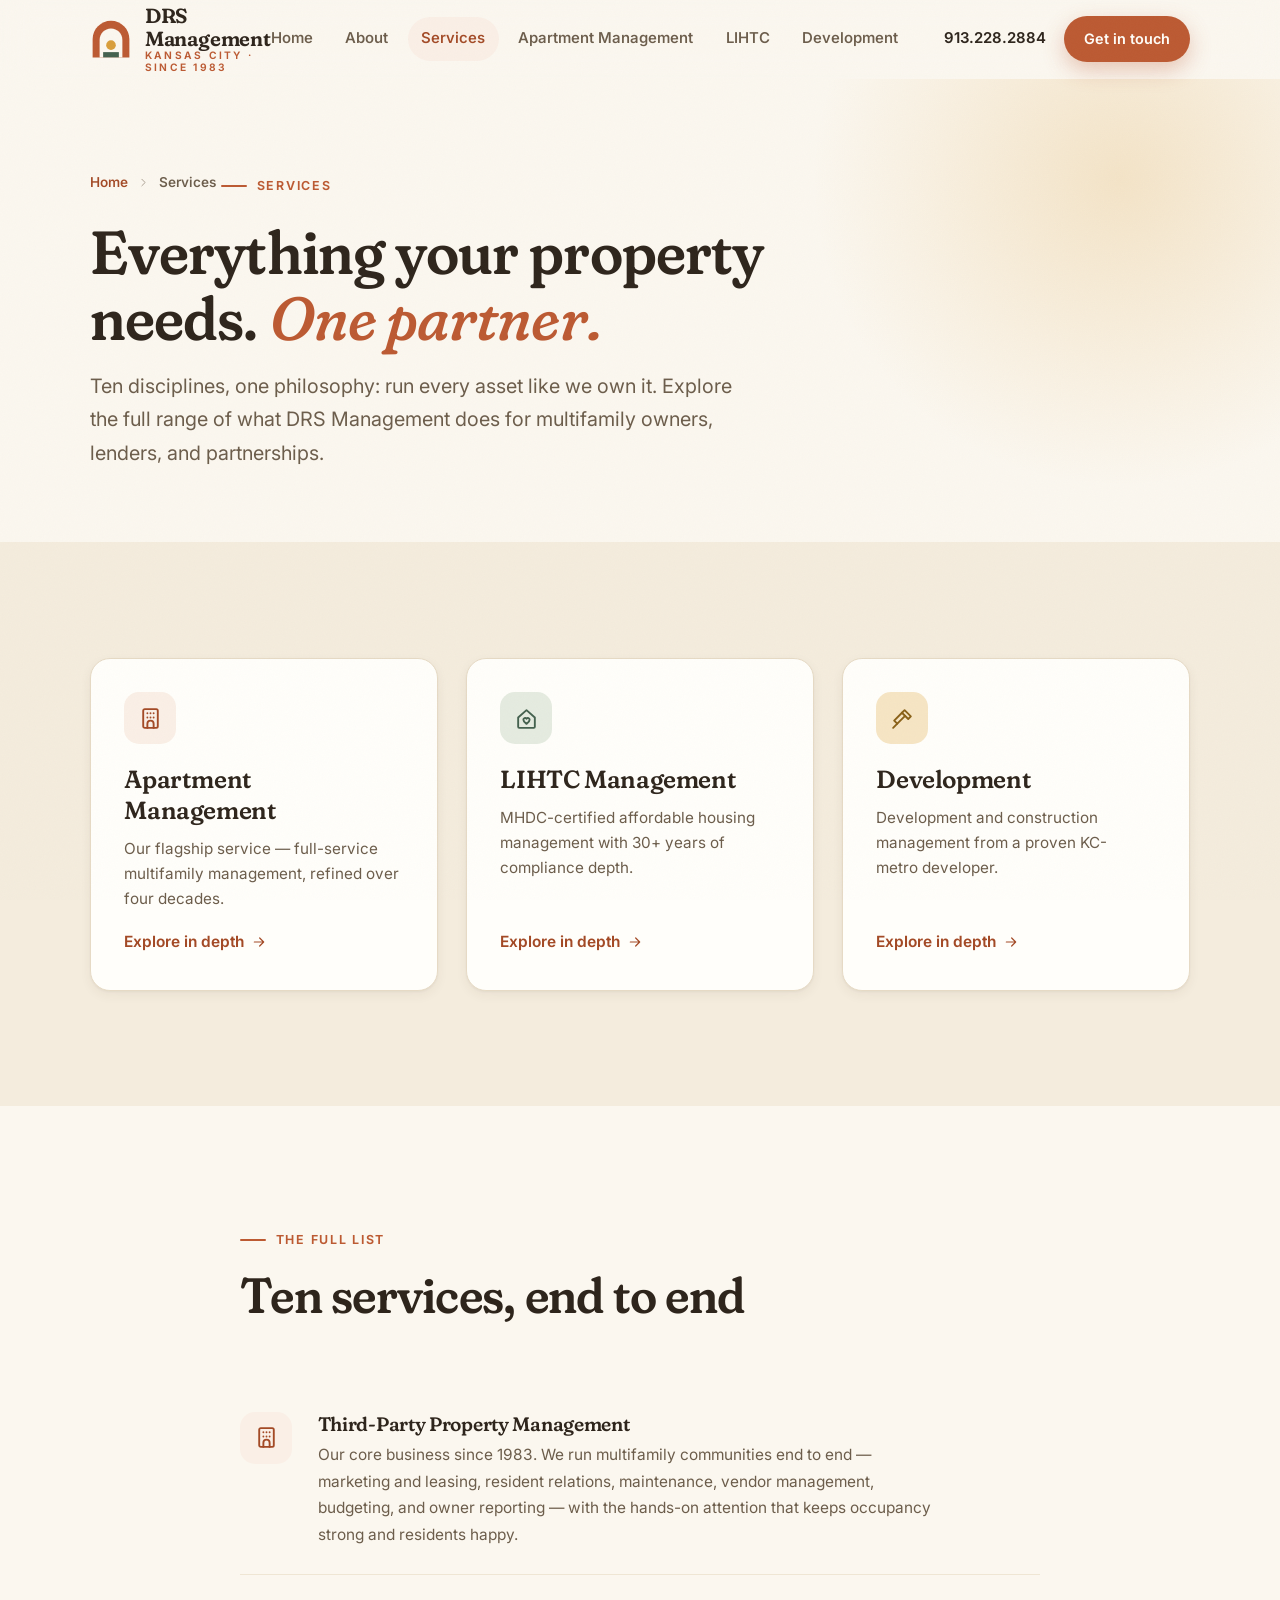
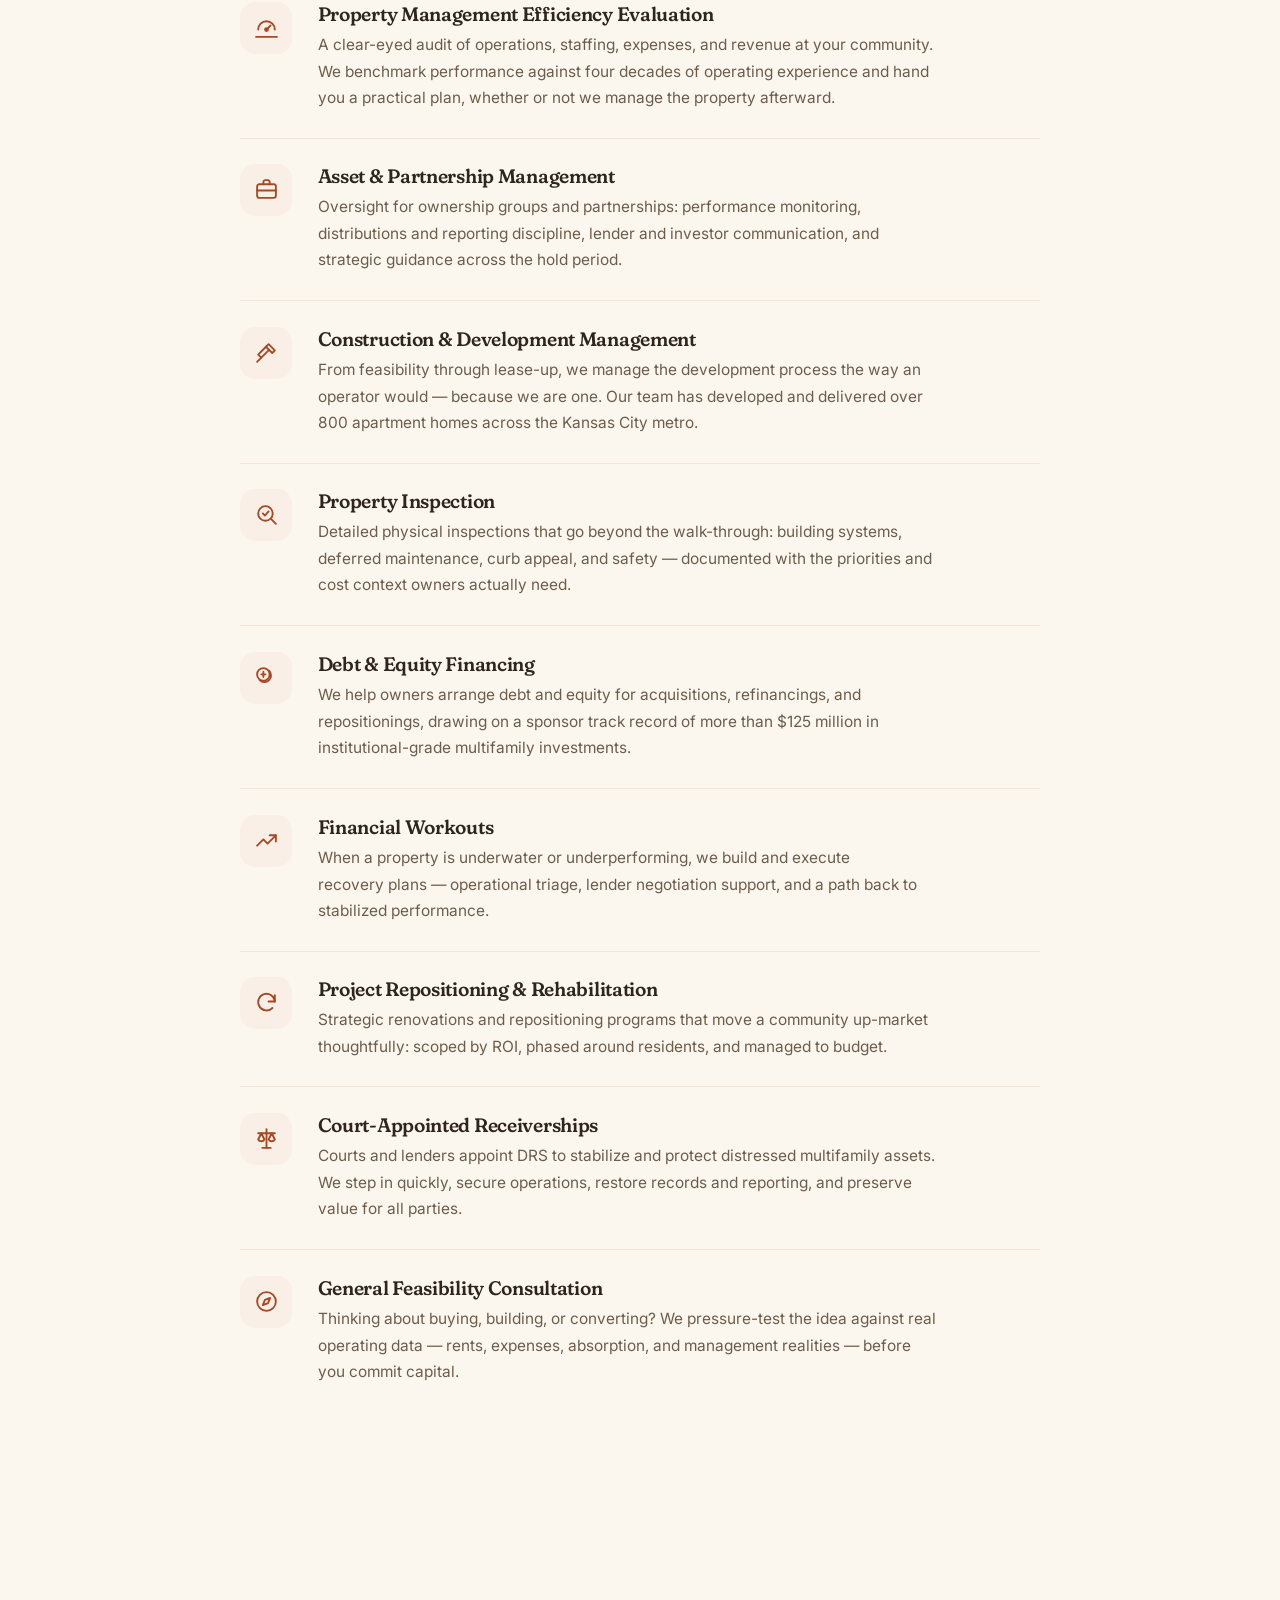
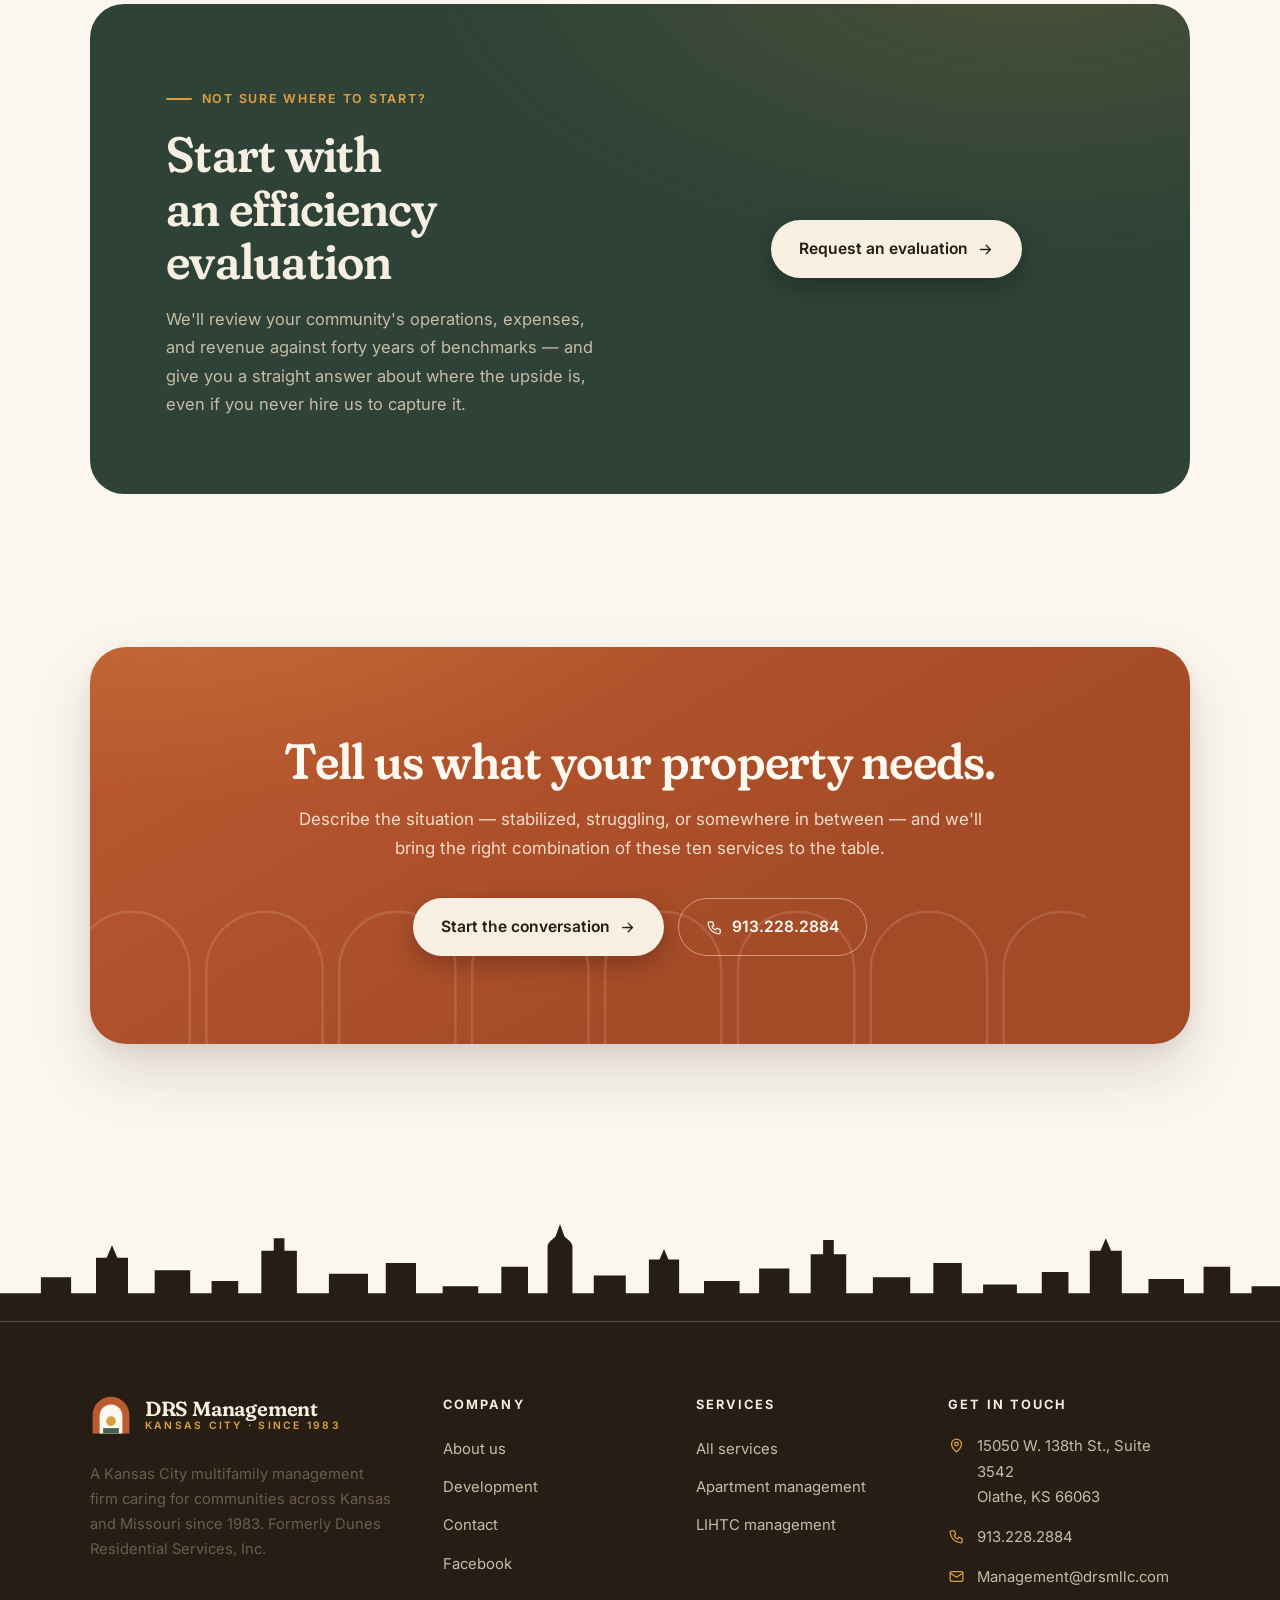
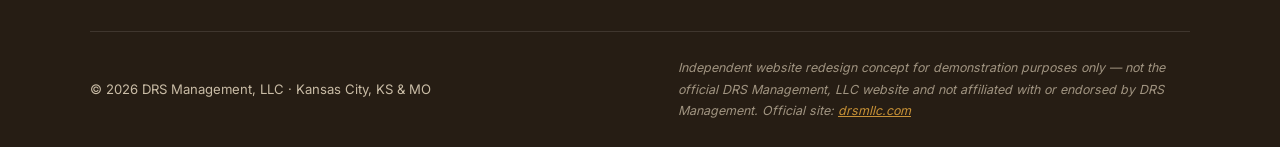
<file: drsm/services.html>
<!DOCTYPE html>
<html lang="en">
<head>
  <meta charset="UTF-8">
  <meta name="viewport" content="width=device-width, initial-scale=1.0">
  <title>Services | DRS Management — Ten Multifamily Disciplines</title>
  <meta name="description" content="Third-party management, efficiency evaluations, asset management, development, inspections, financing, workouts, repositioning, receiverships, and feasibility consulting. (Redesign concept)">
  <meta name="robots" content="noindex, nofollow">
  <meta name="theme-color" content="#FBF7EF">
  <meta property="og:title" content="Services | DRS Management — Ten Multifamily Disciplines">
  <meta property="og:description" content="Third-party management, efficiency evaluations, asset management, development, inspections, financing, workouts, repositioning, receiverships, and feasibility consulting. (Redesign concept)">
  <meta property="og:type" content="website">
  <meta property="og:image" content="assets/og.png">
  <link rel="icon" type="image/svg+xml" href="assets/favicon.svg">
  <link rel="preload" href="assets/fonts/fraunces-latin-full-normal.woff2" as="font" type="font/woff2" crossorigin>
  <link rel="preload" href="assets/fonts/inter-latin-opsz-normal.woff2" as="font" type="font/woff2" crossorigin>
  <link rel="stylesheet" href="assets/styles.css">
</head>
<body>
<a class="skip-link" href="#main">Skip to content</a>
<header class="header">
  <div class="container header-inner">
    <a class="brand" href="index.html" aria-label="DRS Management — home">
      <svg class="brand-mark" viewBox="0 0 48 48" aria-hidden="true">
  <path d="M24 3C12.4 3 3 12.4 3 24v21h42V24C45 12.4 35.6 3 24 3z" fill="#BC5A32"/>
  <path d="M24 12c-7.2 0-13 5.8-13 13v20h26V25c0-7.2-5.8-13-13-13z" fill="#FBF7EF"/>
  <circle cx="24" cy="31" r="5.5" fill="#D99E3B"/>
  <path d="M15 45v-6h18v6z" fill="#44614E"/>
</svg>
      <span class="brand-text">
        <span class="brand-name">DRS Management</span>
        <span class="brand-sub">Kansas City · Since 1983</span>
      </span>
    </a>
    <nav class="nav" aria-label="Primary">
        <a href="index.html">Home</a>
        <a href="about.html">About</a>
        <a href="services.html" aria-current="page">Services</a>
        <a href="apartment-management.html">Apartment Management</a>
        <a href="lihtc-management.html">LIHTC</a>
        <a href="development.html">Development</a>
    </nav>
    <div class="header-cta">
      <a class="header-phone" href="tel:+19132282884"><svg viewBox="0 0 24 24" fill="none" stroke="currentColor" stroke-width="1.8" stroke-linecap="round" stroke-linejoin="round" aria-hidden="true" ><path d="M5 4h4l2 5-2.5 1.5a11 11 0 0 0 5 5L15 13l5 2v4a2 2 0 0 1-2 2A16 16 0 0 1 3 6a2 2 0 0 1 2-2z"/></svg><span>913.228.2884</span></a>
      <a class="btn btn--primary btn--sm" href="contact.html">Get in touch</a>
      <button class="nav-toggle" aria-expanded="false" aria-controls="mobile-menu" aria-label="Menu">
        <span></span><span></span><span></span>
      </button>
    </div>
  </div>
</header>
<div class="mobile-menu" id="mobile-menu">
  <nav aria-label="Mobile">
    <a href="index.html">Home <svg viewBox="0 0 24 24" fill="none" stroke="currentColor" stroke-width="1.8" stroke-linecap="round" stroke-linejoin="round" aria-hidden="true" ><path d="M9 6l6 6-6 6"/></svg></a>
    <a href="about.html">About <svg viewBox="0 0 24 24" fill="none" stroke="currentColor" stroke-width="1.8" stroke-linecap="round" stroke-linejoin="round" aria-hidden="true" ><path d="M9 6l6 6-6 6"/></svg></a>
    <a href="services.html" aria-current="page">Services <svg viewBox="0 0 24 24" fill="none" stroke="currentColor" stroke-width="1.8" stroke-linecap="round" stroke-linejoin="round" aria-hidden="true" ><path d="M9 6l6 6-6 6"/></svg></a>
    <a href="apartment-management.html">Apartment Management <svg viewBox="0 0 24 24" fill="none" stroke="currentColor" stroke-width="1.8" stroke-linecap="round" stroke-linejoin="round" aria-hidden="true" ><path d="M9 6l6 6-6 6"/></svg></a>
    <a href="lihtc-management.html">LIHTC <svg viewBox="0 0 24 24" fill="none" stroke="currentColor" stroke-width="1.8" stroke-linecap="round" stroke-linejoin="round" aria-hidden="true" ><path d="M9 6l6 6-6 6"/></svg></a>
    <a href="development.html">Development <svg viewBox="0 0 24 24" fill="none" stroke="currentColor" stroke-width="1.8" stroke-linecap="round" stroke-linejoin="round" aria-hidden="true" ><path d="M9 6l6 6-6 6"/></svg></a>
    <a href="contact.html">Contact <svg viewBox="0 0 24 24" fill="none" stroke="currentColor" stroke-width="1.8" stroke-linecap="round" stroke-linejoin="round" aria-hidden="true" ><path d="M9 6l6 6-6 6"/></svg></a>
  </nav>
  <div class="mobile-menu-cta">
    <a class="btn btn--primary" href="contact.html">Get in touch</a>
    <a class="btn btn--ghost" href="tel:+19132282884"><svg viewBox="0 0 24 24" fill="none" stroke="currentColor" stroke-width="1.8" stroke-linecap="round" stroke-linejoin="round" aria-hidden="true" ><path d="M5 4h4l2 5-2.5 1.5a11 11 0 0 0 5 5L15 13l5 2v4a2 2 0 0 1-2 2A16 16 0 0 1 3 6a2 2 0 0 1 2-2z"/></svg> 913.228.2884</a>
  </div>
</div>
<main id="main">

<section class="page-hero">
    <div class="hero-sun" aria-hidden="true"></div>
    <div class="container">
      <nav class="breadcrumb reveal" aria-label="Breadcrumb"><a href="index.html">Home</a> <svg viewBox="0 0 24 24" fill="none" stroke="currentColor" stroke-width="1.8" stroke-linecap="round" stroke-linejoin="round" aria-hidden="true" ><path d="M9 6l6 6-6 6"/></svg> <span>Services</span></nav>
      <span class="eyebrow reveal" style="--d:.05s">Services</span>
      <h1 class="reveal" style="--d:.1s">Everything your property needs. <span class="serif-i">One partner.</span></h1>
      <p class="lede reveal" style="--d:.18s">Ten disciplines, one philosophy: run every asset like we own it. Explore the full range of what DRS Management does for multifamily owners, lenders, and partnerships.</p>
    </div>
  </section>

<section class="section section--tint">
  <div class="container">
    <div class="grid grid--3">
      <a class="card card-link-wrap reveal" href="apartment-management.html">
        <div class="card-icon"><svg viewBox="0 0 24 24" fill="none" stroke="currentColor" stroke-width="1.8" stroke-linecap="round" stroke-linejoin="round" aria-hidden="true" ><rect x="5" y="3" width="14" height="18" rx="1.5"/><path d="M9 21v-4a3 3 0 0 1 6 0v4"/><path d="M9 7h.01M15 7h.01M9 11h.01M15 11h.01M12 7h.01M12 11h.01"/></svg></div>
        <h3>Apartment Management</h3>
        <p>Our flagship service — full-service multifamily management, refined over four decades.</p>
        <span class="text-link">Explore in depth <svg viewBox="0 0 24 24" fill="none" stroke="currentColor" stroke-width="1.8" stroke-linecap="round" stroke-linejoin="round" aria-hidden="true" ><path d="M5 12h14M13 6l6 6-6 6"/></svg></span>
      </a>
      <a class="card card-link-wrap card--sage reveal" style="--d:.08s" href="lihtc-management.html">
        <div class="card-icon"><svg viewBox="0 0 24 24" fill="none" stroke="currentColor" stroke-width="1.8" stroke-linecap="round" stroke-linejoin="round" aria-hidden="true" ><path d="M4 11l8-7 8 7v9a1 1 0 0 1-1 1H5a1 1 0 0 1-1-1z"/><path d="M12 17.2s-3-1.9-3-3.9a1.7 1.7 0 0 1 3-1.1 1.7 1.7 0 0 1 3 1.1c0 2-3 3.9-3 3.9z"/></svg></div>
        <h3>LIHTC Management</h3>
        <p>MHDC-certified affordable housing management with 30+ years of compliance depth.</p>
        <span class="text-link">Explore in depth <svg viewBox="0 0 24 24" fill="none" stroke="currentColor" stroke-width="1.8" stroke-linecap="round" stroke-linejoin="round" aria-hidden="true" ><path d="M5 12h14M13 6l6 6-6 6"/></svg></span>
      </a>
      <a class="card card-link-wrap card--gold reveal" style="--d:.16s" href="development.html">
        <div class="card-icon"><svg viewBox="0 0 24 24" fill="none" stroke="currentColor" stroke-width="1.8" stroke-linecap="round" stroke-linejoin="round" aria-hidden="true" ><path d="M14 4l6 6-2.5 2.5-6-6z"/><path d="M11.5 6.5L4 14l3 3 7.5-7.5"/><path d="M3 21l4-4"/></svg></div>
        <h3>Development</h3>
        <p>Development and construction management from a proven KC-metro developer.</p>
        <span class="text-link">Explore in depth <svg viewBox="0 0 24 24" fill="none" stroke="currentColor" stroke-width="1.8" stroke-linecap="round" stroke-linejoin="round" aria-hidden="true" ><path d="M5 12h14M13 6l6 6-6 6"/></svg></span>
      </a>
    </div>
  </div>
</section>

<section class="section">
  <div class="container container--narrow">
    <div class="section-head reveal">
      <span class="eyebrow">The full list</span>
      <h2>Ten services, end to end</h2>
    </div>
    <div class="svc-row reveal" style="--d:0s">
      <div class="card-icon"><svg viewBox="0 0 24 24" fill="none" stroke="currentColor" stroke-width="1.8" stroke-linecap="round" stroke-linejoin="round" aria-hidden="true" ><rect x="5" y="3" width="14" height="18" rx="1.5"/><path d="M9 21v-4a3 3 0 0 1 6 0v4"/><path d="M9 7h.01M15 7h.01M9 11h.01M15 11h.01M12 7h.01M12 11h.01"/></svg></div>
      <div><h3>Third-Party Property Management</h3><p>Our core business since 1983. We run multifamily communities end to end — marketing and leasing, resident relations, maintenance, vendor management, budgeting, and owner reporting — with the hands-on attention that keeps occupancy strong and residents happy.</p></div>
    </div>
    <div class="svc-row reveal" style="--d:0.06s">
      <div class="card-icon"><svg viewBox="0 0 24 24" fill="none" stroke="currentColor" stroke-width="1.8" stroke-linecap="round" stroke-linejoin="round" aria-hidden="true" ><path d="M4 14a8 8 0 1 1 16 0"/><path d="M12 14l4-4"/><path d="M2 21h20"/><circle cx="12" cy="14" r="1.4"/></svg></div>
      <div><h3>Property Management Efficiency Evaluation</h3><p>A clear-eyed audit of operations, staffing, expenses, and revenue at your community. We benchmark performance against four decades of operating experience and hand you a practical plan, whether or not we manage the property afterward.</p></div>
    </div>
    <div class="svc-row reveal" style="--d:0s">
      <div class="card-icon"><svg viewBox="0 0 24 24" fill="none" stroke="currentColor" stroke-width="1.8" stroke-linecap="round" stroke-linejoin="round" aria-hidden="true" ><rect x="3" y="7" width="18" height="13" rx="2"/><path d="M9 7V5a2 2 0 0 1 2-2h2a2 2 0 0 1 2 2v2"/><path d="M3 13h18"/></svg></div>
      <div><h3>Asset & Partnership Management</h3><p>Oversight for ownership groups and partnerships: performance monitoring, distributions and reporting discipline, lender and investor communication, and strategic guidance across the hold period.</p></div>
    </div>
    <div class="svc-row reveal" style="--d:0.06s">
      <div class="card-icon"><svg viewBox="0 0 24 24" fill="none" stroke="currentColor" stroke-width="1.8" stroke-linecap="round" stroke-linejoin="round" aria-hidden="true" ><path d="M14 4l6 6-2.5 2.5-6-6z"/><path d="M11.5 6.5L4 14l3 3 7.5-7.5"/><path d="M3 21l4-4"/></svg></div>
      <div><h3>Construction & Development Management</h3><p>From feasibility through lease-up, we manage the development process the way an operator would — because we are one. Our team has developed and delivered over 800 apartment homes across the Kansas City metro.</p></div>
    </div>
    <div class="svc-row reveal" style="--d:0s">
      <div class="card-icon"><svg viewBox="0 0 24 24" fill="none" stroke="currentColor" stroke-width="1.8" stroke-linecap="round" stroke-linejoin="round" aria-hidden="true" ><circle cx="11" cy="11" r="7"/><path d="M21 21l-4.5-4.5"/><path d="M8.5 11l2 2 3.5-4"/></svg></div>
      <div><h3>Property Inspection</h3><p>Detailed physical inspections that go beyond the walk-through: building systems, deferred maintenance, curb appeal, and safety — documented with the priorities and cost context owners actually need.</p></div>
    </div>
    <div class="svc-row reveal" style="--d:0.06s">
      <div class="card-icon"><svg viewBox="0 0 24 24" fill="none" stroke="currentColor" stroke-width="1.8" stroke-linecap="round" stroke-linejoin="round" aria-hidden="true" ><circle cx="9" cy="9" r="6"/><path d="M14.5 5.5a6 6 0 1 1-9 9"/><path d="M9 6.5v5M7 9h4"/></svg></div>
      <div><h3>Debt & Equity Financing</h3><p>We help owners arrange debt and equity for acquisitions, refinancings, and repositionings, drawing on a sponsor track record of more than $125 million in institutional-grade multifamily investments.</p></div>
    </div>
    <div class="svc-row reveal" style="--d:0s">
      <div class="card-icon"><svg viewBox="0 0 24 24" fill="none" stroke="currentColor" stroke-width="1.8" stroke-linecap="round" stroke-linejoin="round" aria-hidden="true" ><path d="M3 17l6-6 4 4 8-8"/><path d="M15 7h6v6"/></svg></div>
      <div><h3>Financial Workouts</h3><p>When a property is underwater or underperforming, we build and execute recovery plans — operational triage, lender negotiation support, and a path back to stabilized performance.</p></div>
    </div>
    <div class="svc-row reveal" style="--d:0.06s">
      <div class="card-icon"><svg viewBox="0 0 24 24" fill="none" stroke="currentColor" stroke-width="1.8" stroke-linecap="round" stroke-linejoin="round" aria-hidden="true" ><path d="M20 11a8 8 0 1 0-2.3 6.3"/><path d="M20 5v6h-6"/></svg></div>
      <div><h3>Project Repositioning & Rehabilitation</h3><p>Strategic renovations and repositioning programs that move a community up-market thoughtfully: scoped by ROI, phased around residents, and managed to budget.</p></div>
    </div>
    <div class="svc-row reveal" style="--d:0s">
      <div class="card-icon"><svg viewBox="0 0 24 24" fill="none" stroke="currentColor" stroke-width="1.8" stroke-linecap="round" stroke-linejoin="round" aria-hidden="true" ><path d="M12 3v18M4 7h16"/><path d="M7 7l-3 6a3.5 3.5 0 0 0 6 0zM17 7l-3 6a3.5 3.5 0 0 0 6 0z"/><path d="M8 21h8"/></svg></div>
      <div><h3>Court-Appointed Receiverships</h3><p>Courts and lenders appoint DRS to stabilize and protect distressed multifamily assets. We step in quickly, secure operations, restore records and reporting, and preserve value for all parties.</p></div>
    </div>
    <div class="svc-row reveal" style="--d:0.06s">
      <div class="card-icon"><svg viewBox="0 0 24 24" fill="none" stroke="currentColor" stroke-width="1.8" stroke-linecap="round" stroke-linejoin="round" aria-hidden="true" ><circle cx="12" cy="12" r="9"/><path d="M15.5 8.5l-2 5-5 2 2-5z"/></svg></div>
      <div><h3>General Feasibility Consultation</h3><p>Thinking about buying, building, or converting? We pressure-test the idea against real operating data — rents, expenses, absorption, and management realities — before you commit capital.</p></div>
    </div>
  </div>
</section>

<section class="section section--tight">
  <div class="container">
    <div class="band-dark reveal">
      <div class="split" style="align-items:center">
        <div>
          <span class="eyebrow">Not sure where to start?</span>
          <h2 style="margin-bottom:1rem">Start with an efficiency evaluation</h2>
          <p>We'll review your community's operations, expenses, and revenue against forty years of benchmarks — and give you a straight answer about where the upside is, even if you never hire us to capture it.</p>
        </div>
        <div style="text-align:center">
          <a class="btn btn--light" href="contact.html">Request an evaluation <svg viewBox="0 0 24 24" fill="none" stroke="currentColor" stroke-width="1.8" stroke-linecap="round" stroke-linejoin="round" aria-hidden="true" ><path d="M5 12h14M13 6l6 6-6 6"/></svg></a>
        </div>
      </div>
    </div>
  </div>
</section>

<section class="section section--tight">
    <div class="container">
      <div class="cta-panel reveal">
        <svg class="cta-arches" viewBox="0 0 1200 220" preserveAspectRatio="xMidYMax slice" aria-hidden="true">
  <g fill="none" stroke="#FFF9F0" stroke-width="3">
    <path d="M-20 220 v-90 a70 70 0 0 1 140 0 v90"/><path d="M140 220 v-90 a70 70 0 0 1 140 0 v90"/><path d="M300 220 v-90 a70 70 0 0 1 140 0 v90"/><path d="M460 220 v-90 a70 70 0 0 1 140 0 v90"/><path d="M620 220 v-90 a70 70 0 0 1 140 0 v90"/><path d="M780 220 v-90 a70 70 0 0 1 140 0 v90"/><path d="M940 220 v-90 a70 70 0 0 1 140 0 v90"/><path d="M1100 220 v-90 a70 70 0 0 1 140 0 v90"/>
  </g>
</svg>
        <h2>Tell us what your property needs.</h2>
        <p>Describe the situation — stabilized, struggling, or somewhere in between — and we'll bring the right combination of these ten services to the table.</p>
        <div class="hero-actions">
          <a class="btn btn--light" href="contact.html">Start the conversation <svg viewBox="0 0 24 24" fill="none" stroke="currentColor" stroke-width="1.8" stroke-linecap="round" stroke-linejoin="round" aria-hidden="true" ><path d="M5 12h14M13 6l6 6-6 6"/></svg></a>
          <a class="btn btn--ghost" style="border-color:rgba(255,249,240,.45);color:#FFF9F0" href="tel:+19132282884"><svg viewBox="0 0 24 24" fill="none" stroke="currentColor" stroke-width="1.8" stroke-linecap="round" stroke-linejoin="round" aria-hidden="true" ><path d="M5 4h4l2 5-2.5 1.5a11 11 0 0 0 5 5L15 13l5 2v4a2 2 0 0 1-2 2A16 16 0 0 1 3 6a2 2 0 0 1 2-2z"/></svg> 913.228.2884</a>
        </div>
      </div>
    </div>
  </section>

</main>
<footer class="footer">
  <div class="footer-skyline" style="background:var(--paper)"><svg viewBox="0 0 1440 110" preserveAspectRatio="none" aria-hidden="true">
  <path fill="currentColor" d="M0 110V78h46V60h34v18h28V38h12l6-14 6 14h12v40h30V52h40v26h24V64h30v14h26V30h14V16h12v14h14v48h36V56h44v22h20V44h34v34h30V70h40v8h26V48h30v30h22V26c0-6 5-8 9-12l5-14 5 14c4 4 9 6 9 12v52h24V58h36v20h26V40h12l5-12 5 12h12v38h28V64h40v14h22V50h34v28h24V34h14V18h12v16h14v44h30V60h42v18h26V44h32v34h24V68h38v10h28V54h30v24h24V30h12l6-14 6 14h12v48h30V62h40v16h22V48h30v30h24V70h34v40z"/>
</svg></div>
  <div class="container">
    <div class="footer-main">
      <div>
        <a class="brand" href="index.html" aria-label="DRS Management — home">
          <svg class="brand-mark" viewBox="0 0 48 48" aria-hidden="true">
  <path d="M24 3C12.4 3 3 12.4 3 24v21h42V24C45 12.4 35.6 3 24 3z" fill="#BC5A32"/>
  <path d="M24 12c-7.2 0-13 5.8-13 13v20h26V25c0-7.2-5.8-13-13-13z" fill="#FBF7EF"/>
  <circle cx="24" cy="31" r="5.5" fill="#D99E3B"/>
  <path d="M15 45v-6h18v6z" fill="#44614E"/>
</svg>
          <span class="brand-text">
            <span class="brand-name">DRS Management</span>
            <span class="brand-sub">Kansas City · Since 1983</span>
          </span>
        </a>
        <p class="footer-about">A Kansas City multifamily management firm caring for communities across Kansas and Missouri since 1983. Formerly Dunes Residential Services, Inc.</p>
      </div>
      <div>
        <h4>Company</h4>
        <ul class="footer-links">
          <li><a href="about.html">About us</a></li>
          <li><a href="development.html">Development</a></li>
          <li><a href="contact.html">Contact</a></li>
          <li><a href="https://www.facebook.com/drsrentals/" rel="noopener">Facebook</a></li>
        </ul>
      </div>
      <div>
        <h4>Services</h4>
        <ul class="footer-links">
          <li><a href="services.html">All services</a></li>
          <li><a href="apartment-management.html">Apartment management</a></li>
          <li><a href="lihtc-management.html">LIHTC management</a></li>
        </ul>
      </div>
      <div>
        <h4>Get in touch</h4>
        <ul class="footer-contact">
          <li><svg viewBox="0 0 24 24" fill="none" stroke="currentColor" stroke-width="1.8" stroke-linecap="round" stroke-linejoin="round" aria-hidden="true" ><path d="M12 21s-7-5.5-7-11a7 7 0 0 1 14 0c0 5.5-7 11-7 11z"/><circle cx="12" cy="10" r="2.6"/></svg><span>15050 W. 138th St., Suite 3542<br>Olathe, KS 66063</span></li>
          <li><svg viewBox="0 0 24 24" fill="none" stroke="currentColor" stroke-width="1.8" stroke-linecap="round" stroke-linejoin="round" aria-hidden="true" ><path d="M5 4h4l2 5-2.5 1.5a11 11 0 0 0 5 5L15 13l5 2v4a2 2 0 0 1-2 2A16 16 0 0 1 3 6a2 2 0 0 1 2-2z"/></svg><a href="tel:+19132282884">913.228.2884</a></li>
          <li><svg viewBox="0 0 24 24" fill="none" stroke="currentColor" stroke-width="1.8" stroke-linecap="round" stroke-linejoin="round" aria-hidden="true" ><rect x="3" y="5" width="18" height="14" rx="2"/><path d="M3 7l9 6 9-6"/></svg><a href="mailto:Management@drsmllc.com">Management@drsmllc.com</a></li>
        </ul>
      </div>
    </div>
    <div class="footer-bottom">
      <span>© <span data-year>2026</span> DRS Management, LLC · Kansas City, KS &amp; MO</span>
      <span class="footer-disclaimer">Independent website redesign concept for demonstration purposes only — not the official DRS Management, LLC website and not affiliated with or endorsed by DRS Management. Official site: <a href="https://www.drsmllc.com" rel="noopener">drsmllc.com</a></span>
    </div>
  </div>
</footer>
<script src="assets/main.js"></script>
</body>
</html>
</file>
<file: drsm/assets/styles.css>
/* ============================================================
   DRS Management — Website Redesign Concept
   Warm editorial design system · no external dependencies
   ============================================================ */

/* ---------- Fonts (self-hosted) ---------- */
@font-face {
  font-family: 'Fraunces';
  font-style: normal;
  font-weight: 100 900;
  font-display: swap;
  src: url('fonts/fraunces-latin-full-normal.woff2') format('woff2');
}
@font-face {
  font-family: 'Fraunces';
  font-style: italic;
  font-weight: 100 900;
  font-display: swap;
  src: url('fonts/fraunces-latin-full-italic.woff2') format('woff2');
}
@font-face {
  font-family: 'Inter';
  font-style: normal;
  font-weight: 100 900;
  font-display: swap;
  src: url('fonts/inter-latin-opsz-normal.woff2') format('woff2');
}

/* ---------- Tokens ---------- */
:root {
  --paper: #FBF7EF;
  --paper-deep: #F4ECDD;
  --card: #FFFEFA;
  --ink: #2E251C;
  --ink-2: #6C5D4B;
  --line: #E6DAC5;
  --line-soft: #EFE6D4;

  --clay: #BC5A32;
  --clay-2: #A34A26;
  --clay-soft: #F5E1D3;
  --clay-ghost: #FAEFE6;

  --sage: #44614E;
  --sage-2: #364F3F;
  --sage-soft: #E5EBE0;
  --sage-deep: #2E4237;

  --gold: #D99E3B;
  --gold-soft: #F6E5C4;

  --espresso: #261D14;
  --cream-on-dark: #F6EFE2;
  --cream-dim: #C9BCA6;

  --shadow-sm: 0 1px 2px rgba(72, 52, 32, .05), 0 4px 12px rgba(72, 52, 32, .06);
  --shadow-md: 0 2px 4px rgba(72, 52, 32, .06), 0 14px 34px rgba(72, 52, 32, .11);
  --shadow-lg: 0 6px 16px rgba(72, 52, 32, .08), 0 28px 60px rgba(72, 52, 32, .16);

  --radius: 20px;
  --radius-sm: 12px;
  --arch: 240px 240px 24px 24px;

  --font-display: 'Fraunces', Georgia, 'Times New Roman', serif;
  --font-body: 'Inter', -apple-system, 'Segoe UI', Helvetica, Arial, sans-serif;

  --ease-out: cubic-bezier(.2, .7, .2, 1);
}

/* ---------- Reset ---------- */
*, *::before, *::after { box-sizing: border-box; margin: 0; padding: 0; }
html { scroll-behavior: smooth; -webkit-text-size-adjust: 100%; }
img, svg { display: block; max-width: 100%; }
button, input, select, textarea { font: inherit; color: inherit; }
a { color: inherit; }

body {
  font-family: var(--font-body);
  font-size: 1.0325rem;
  line-height: 1.72;
  color: var(--ink);
  background: var(--paper);
  overflow-x: hidden;
}

/* Subtle paper grain */
body::after {
  content: '';
  position: fixed;
  inset: 0;
  z-index: 2147483000;
  pointer-events: none;
  opacity: .05;
  background-image: url("data:image/svg+xml,%3Csvg xmlns='http://www.w3.org/2000/svg' width='160' height='160'%3E%3Cfilter id='n'%3E%3CfeTurbulence type='fractalNoise' baseFrequency='0.85' numOctaves='2' stitchTiles='stitch'/%3E%3C/filter%3E%3Crect width='100%25' height='100%25' filter='url(%23n)' opacity='0.55'/%3E%3C/svg%3E");
}

::selection { background: var(--gold-soft); color: var(--ink); }

/* ---------- Typography ---------- */
h1, h2, h3, .display {
  font-family: var(--font-display);
  font-variation-settings: 'SOFT' 100, 'WONK' 0, 'opsz' 72;
  font-weight: 570;
  line-height: 1.08;
  letter-spacing: -.015em;
  color: var(--ink);
  text-wrap: balance;
}
h1 { font-size: clamp(2.7rem, 6.2vw, 4.55rem); }
h2 { font-size: clamp(2.05rem, 4.1vw, 3.1rem); }
h3 { font-size: clamp(1.28rem, 2vw, 1.55rem); line-height: 1.25; font-variation-settings: 'SOFT' 100, 'WONK' 0, 'opsz' 32; }

.lede {
  font-size: clamp(1.09rem, 1.6vw, 1.24rem);
  line-height: 1.68;
  color: var(--ink-2);
  max-width: 58ch;
  text-wrap: pretty;
}
p { color: var(--ink-2); text-wrap: pretty; }
strong { color: var(--ink); font-weight: 620; }

.eyebrow {
  display: inline-flex;
  align-items: center;
  gap: .6rem;
  font-size: .775rem;
  font-weight: 650;
  letter-spacing: .14em;
  text-transform: uppercase;
  color: var(--clay);
  margin-bottom: 1.15rem;
}
.eyebrow::before {
  content: '';
  width: 26px; height: 2px;
  background: var(--clay);
  border-radius: 2px;
}
.eyebrow--center { justify-content: center; }
.eyebrow--center::after {
  content: '';
  width: 26px; height: 2px;
  background: var(--clay);
  border-radius: 2px;
}
.eyebrow--sage { color: var(--sage); }
.eyebrow--sage::before, .eyebrow--sage::after { background: var(--sage); }
.eyebrow--gold { color: var(--gold); }
.eyebrow--gold::before, .eyebrow--gold::after { background: var(--gold); }

.serif-i {
  font-family: var(--font-display);
  font-style: italic;
  font-variation-settings: 'SOFT' 100, 'WONK' 1;
  font-weight: 500;
  color: var(--clay);
}

/* ---------- Layout ---------- */
.container { max-width: 1180px; margin-inline: auto; padding-inline: clamp(1.35rem, 5vw, 2.5rem); }
.container--narrow { max-width: 880px; }

.section { padding-block: clamp(4.5rem, 9vw, 7.75rem); position: relative; }
.section--tint { background: var(--paper-deep); }
.section--tight { padding-block: clamp(3.25rem, 6vw, 5rem); }

.section-head { max-width: 46rem; margin-bottom: clamp(2.5rem, 5vw, 4rem); }
.section-head--center { margin-inline: auto; text-align: center; }
.section-head h2 { margin-bottom: 1rem; }
.section-head .lede { margin-inline: 0; }
.section-head--center .lede { margin-inline: auto; }

.grid { display: grid; gap: clamp(1.25rem, 2.5vw, 1.75rem); }
.grid--2 { grid-template-columns: repeat(2, 1fr); }
.grid--3 { grid-template-columns: repeat(3, 1fr); }
.grid--4 { grid-template-columns: repeat(4, 1fr); }

.split {
  display: grid;
  grid-template-columns: 1fr 1fr;
  gap: clamp(2.5rem, 6vw, 5.5rem);
  align-items: center;
}

/* ---------- Skip link ---------- */
.skip-link {
  position: absolute;
  left: 1rem; top: -4rem;
  z-index: 3000;
  background: var(--ink);
  color: var(--paper);
  padding: .7rem 1.2rem;
  border-radius: 10px;
  text-decoration: none;
  font-weight: 600;
  transition: top .25s var(--ease-out);
}
.skip-link:focus { top: 1rem; }

/* ---------- Header ---------- */
.header {
  position: sticky;
  top: 0;
  z-index: 1000;
  background: rgba(251, 247, 239, .82);
  -webkit-backdrop-filter: blur(14px);
  backdrop-filter: blur(14px);
  border-bottom: 1px solid transparent;
  transition: border-color .3s, box-shadow .3s, background .3s;
}
.header.is-scrolled {
  background: rgba(251, 247, 239, .93);
  border-bottom-color: var(--line-soft);
  box-shadow: 0 8px 30px rgba(72, 52, 32, .07);
}
.header-inner {
  display: flex;
  align-items: center;
  justify-content: space-between;
  gap: 1.5rem;
  min-height: 78px;
}

.brand {
  display: inline-flex;
  align-items: center;
  gap: .8rem;
  text-decoration: none;
}
.brand-mark { width: 42px; height: 42px; flex: none; }
.brand-text { display: flex; flex-direction: column; line-height: 1.12; }
.brand-name {
  font-family: var(--font-display);
  font-variation-settings: 'SOFT' 100, 'WONK' 0, 'opsz' 28;
  font-weight: 620;
  font-size: 1.28rem;
  color: var(--ink);
  letter-spacing: -.01em;
}
.brand-sub {
  font-size: .64rem;
  font-weight: 650;
  letter-spacing: .22em;
  text-transform: uppercase;
  color: var(--clay);
}

.nav { display: flex; align-items: center; gap: .35rem; }
.nav a {
  text-decoration: none;
  font-size: .935rem;
  font-weight: 560;
  color: var(--ink-2);
  padding: .55rem .85rem;
  border-radius: 999px;
  transition: color .2s, background .2s;
  white-space: nowrap;
}
.nav a:hover { color: var(--ink); background: var(--clay-ghost); }
.nav a[aria-current="page"] { color: var(--clay-2); background: var(--clay-ghost); }

.header-cta { display: flex; align-items: center; gap: 1.1rem; }
.header-phone {
  display: inline-flex; align-items: center; gap: .5rem;
  text-decoration: none;
  font-weight: 620; font-size: .93rem; color: var(--ink);
  white-space: nowrap;
}
.header-phone svg { width: 16px; height: 16px; color: var(--clay); }
.header-phone:hover { color: var(--clay-2); }

/* ---------- Buttons ---------- */
.btn {
  display: inline-flex;
  align-items: center;
  justify-content: center;
  gap: .55rem;
  padding: .92rem 1.7rem;
  border-radius: 999px;
  font-weight: 620;
  font-size: .975rem;
  text-decoration: none;
  border: 1.5px solid transparent;
  cursor: pointer;
  transition: transform .25s var(--ease-out), box-shadow .25s var(--ease-out), background .2s, color .2s, border-color .2s;
  white-space: nowrap;
}
.btn svg { width: 17px; height: 17px; transition: transform .25s var(--ease-out); }
.btn:hover svg { transform: translateX(3px); }
.btn--primary {
  background: var(--clay);
  color: #FFFDF8;
  box-shadow: 0 8px 22px rgba(188, 90, 50, .32);
}
.btn--primary:hover { background: var(--clay-2); transform: translateY(-2px); box-shadow: 0 14px 30px rgba(188, 90, 50, .38); }
.btn--ghost { border-color: var(--line); color: var(--ink); background: transparent; }
.btn--ghost:hover { border-color: var(--ink); transform: translateY(-2px); background: var(--card); }
.btn--light {
  background: var(--cream-on-dark);
  color: var(--espresso);
  box-shadow: 0 8px 24px rgba(0, 0, 0, .25);
}
.btn--light:hover { background: #fff; transform: translateY(-2px); }
.btn--sm { padding: .62rem 1.2rem; font-size: .9rem; }

.text-link {
  display: inline-flex; align-items: center; gap: .45rem;
  font-weight: 620; font-size: .965rem;
  color: var(--clay-2);
  text-decoration: none;
  border-bottom: 1.5px solid transparent;
  transition: border-color .2s, gap .25s var(--ease-out);
}
.text-link svg { width: 16px; height: 16px; }
.text-link:hover { border-bottom-color: var(--clay-2); gap: .7rem; }

/* ---------- Mobile nav ---------- */
.nav-toggle {
  display: none;
  width: 46px; height: 46px;
  border: 1.5px solid var(--line);
  border-radius: 12px;
  background: var(--card);
  cursor: pointer;
  align-items: center;
  justify-content: center;
  flex-direction: column;
  gap: 5px;
}
.nav-toggle span {
  width: 20px; height: 2px;
  background: var(--ink);
  border-radius: 2px;
  transition: transform .3s var(--ease-out), opacity .2s;
}
.nav-toggle[aria-expanded="true"] span:nth-child(1) { transform: translateY(7px) rotate(45deg); }
.nav-toggle[aria-expanded="true"] span:nth-child(2) { opacity: 0; }
.nav-toggle[aria-expanded="true"] span:nth-child(3) { transform: translateY(-7px) rotate(-45deg); }

.mobile-menu {
  display: none;
  position: fixed;
  inset: 78px 0 0 0;
  z-index: 999;
  background: var(--paper);
  padding: 2rem clamp(1.35rem, 5vw, 2.5rem) 3rem;
  overflow-y: auto;
}
.mobile-menu.is-open { display: block; }
.mobile-menu nav { display: flex; flex-direction: column; gap: .25rem; }
.mobile-menu a {
  text-decoration: none;
  font-family: var(--font-display);
  font-variation-settings: 'SOFT' 100, 'opsz' 32;
  font-weight: 560;
  font-size: 1.6rem;
  color: var(--ink);
  padding: .8rem .25rem;
  border-bottom: 1px solid var(--line-soft);
  display: flex; justify-content: space-between; align-items: center;
}
.mobile-menu a[aria-current="page"] { color: var(--clay); }
.mobile-menu .mobile-menu-cta { margin-top: 2rem; display: flex; flex-direction: column; gap: .9rem; }
.mobile-menu .mobile-menu-cta .btn { width: 100%; }
body.menu-open { overflow: hidden; }

/* ---------- Hero ---------- */
.hero {
  position: relative;
  padding-block: clamp(3.5rem, 7vw, 6.5rem) clamp(4rem, 8vw, 7rem);
  overflow: hidden;
}
.hero-sun {
  position: absolute;
  top: -220px; right: -160px;
  width: 640px; height: 640px;
  border-radius: 50%;
  background: radial-gradient(circle, rgba(217, 158, 59, .22) 0%, rgba(217, 158, 59, .07) 45%, transparent 68%);
  pointer-events: none;
}
.hero-grid {
  display: grid;
  grid-template-columns: 1.05fr .95fr;
  gap: clamp(2.5rem, 5vw, 4.5rem);
  align-items: center;
}
.hero h1 { margin-bottom: 1.4rem; }
.hero .lede { margin-bottom: 2.2rem; }
.hero-actions { display: flex; flex-wrap: wrap; gap: .9rem; margin-bottom: 2.4rem; }

.hero-chips { display: flex; flex-wrap: wrap; gap: .6rem; }
.chip {
  display: inline-flex; align-items: center; gap: .5rem;
  padding: .5rem 1rem;
  background: var(--card);
  border: 1px solid var(--line);
  border-radius: 999px;
  font-size: .85rem;
  font-weight: 580;
  color: var(--ink-2);
  box-shadow: var(--shadow-sm);
}
.chip svg { width: 15px; height: 15px; color: var(--sage); flex: none; }

.hero-art { position: relative; }
.arch-frame {
  border-radius: var(--arch);
  overflow: hidden;
  border: 1px solid var(--line);
  box-shadow: var(--shadow-lg);
  background: linear-gradient(180deg, #FDF9F1 0%, var(--paper-deep) 100%);
}
.arch-frame svg { width: 100%; height: auto; }

.float-card {
  position: absolute;
  background: var(--card);
  border: 1px solid var(--line);
  border-radius: 16px;
  box-shadow: var(--shadow-md);
  padding: .9rem 1.15rem;
  display: flex; align-items: center; gap: .8rem;
  animation: floaty 5.5s ease-in-out infinite;
}
.float-card--tl { top: 9%; left: -7%; animation-delay: -1.4s; }
.float-card--br { bottom: 7%; right: -6%; }
.float-icon {
  width: 40px; height: 40px; flex: none;
  border-radius: 12px;
  display: grid; place-items: center;
}
.float-icon svg { width: 20px; height: 20px; }
.float-icon--gold { background: var(--gold-soft); color: #8A6117; }
.float-icon--sage { background: var(--sage-soft); color: var(--sage); }
.float-title { font-weight: 700; font-size: .98rem; color: var(--ink); line-height: 1.2; }
.float-sub { font-size: .78rem; color: var(--ink-2); }

@keyframes floaty {
  0%, 100% { transform: translateY(0); }
  50% { transform: translateY(-9px); }
}

/* ---------- Stat band ---------- */
.stats-band {
  border-block: 1px solid var(--line);
  background: linear-gradient(180deg, rgba(244, 236, 221, .5), rgba(244, 236, 221, .9));
}
.stats-grid {
  display: grid;
  grid-template-columns: repeat(4, 1fr);
  gap: 1rem;
  padding-block: clamp(2.25rem, 4vw, 3.25rem);
}
.stat { text-align: center; padding-inline: .75rem; position: relative; }
.stat + .stat::before {
  content: '';
  position: absolute;
  left: 0; top: 50%;
  transform: translateY(-50%);
  height: 56%;
  width: 1px;
  background: var(--line);
}
.stat-num {
  font-family: var(--font-display);
  font-variation-settings: 'SOFT' 100, 'WONK' 0, 'opsz' 60;
  font-weight: 590;
  font-size: clamp(2.1rem, 3.6vw, 3rem);
  color: var(--clay-2);
  line-height: 1.1;
}
.stat-label {
  margin-top: .35rem;
  font-size: .82rem;
  font-weight: 600;
  letter-spacing: .07em;
  text-transform: uppercase;
  color: var(--ink-2);
}

/* ---------- Cards ---------- */
.card {
  background: var(--card);
  border: 1px solid var(--line);
  border-radius: var(--radius);
  padding: clamp(1.6rem, 2.6vw, 2.1rem);
  box-shadow: var(--shadow-sm);
  transition: transform .3s var(--ease-out), box-shadow .3s var(--ease-out), border-color .3s;
  position: relative;
  display: flex;
  flex-direction: column;
}
.card:hover { transform: translateY(-5px); box-shadow: var(--shadow-md); border-color: var(--clay-soft); }
.card h3 { margin-bottom: .6rem; }
.card p { font-size: .955rem; line-height: 1.65; }

.card-icon {
  width: 52px; height: 52px;
  border-radius: 15px;
  background: var(--clay-ghost);
  color: var(--clay-2);
  display: grid; place-items: center;
  margin-bottom: 1.25rem;
}
.card-icon svg { width: 25px; height: 25px; }
.card--sage .card-icon { background: var(--sage-soft); color: var(--sage); }
.card--gold .card-icon { background: var(--gold-soft); color: #8A6117; }

.card-link-wrap { text-decoration: none; }
.card .text-link { margin-top: auto; padding-top: 1.1rem; }

/* Numbered / listy cards */
.step-num {
  font-family: var(--font-display);
  font-variation-settings: 'SOFT' 100, 'opsz' 40;
  font-style: italic;
  font-weight: 500;
  font-size: 1.05rem;
  color: var(--clay);
  margin-bottom: .65rem;
  display: block;
}

/* ---------- Feature split ---------- */
.pillar { display: flex; gap: 1.15rem; align-items: flex-start; }
.pillar + .pillar { margin-top: 1.9rem; }
.pillar-icon {
  flex: none;
  width: 46px; height: 46px;
  border-radius: 13px;
  background: var(--sage-soft);
  color: var(--sage);
  display: grid; place-items: center;
}
.pillar-icon svg { width: 22px; height: 22px; }
.pillar h3 { font-size: 1.14rem; margin-bottom: .3rem; }
.pillar p { font-size: .95rem; line-height: 1.62; }

/* ---------- Community / project cards ---------- */
.community-card {
  background: var(--card);
  border: 1px solid var(--line);
  border-radius: var(--radius);
  overflow: hidden;
  box-shadow: var(--shadow-sm);
  transition: transform .3s var(--ease-out), box-shadow .3s var(--ease-out);
  display: flex;
  flex-direction: column;
}
.community-card:hover { transform: translateY(-5px); box-shadow: var(--shadow-md); }
.community-art { background: var(--paper-deep); border-bottom: 1px solid var(--line-soft); }
.community-art svg { width: 100%; height: auto; }
.community-body { padding: 1.35rem 1.5rem 1.5rem; }
.community-body h3 { font-size: 1.18rem; margin-bottom: .3rem; }
.community-meta { display: flex; align-items: center; gap: .55rem; font-size: .875rem; color: var(--ink-2); }
.community-meta svg { width: 14px; height: 14px; color: var(--clay); flex: none; }
.badge-units {
  display: inline-block;
  margin-top: .85rem;
  padding: .3rem .8rem;
  border-radius: 999px;
  background: var(--sage-soft);
  color: var(--sage-2);
  font-size: .8rem;
  font-weight: 650;
  letter-spacing: .04em;
}

/* ---------- Dark band (LIHTC / CTA) ---------- */
.band-dark {
  background:
    radial-gradient(1000px 500px at 85% -10%, rgba(217, 158, 59, .16), transparent 60%),
    var(--sage-deep);
  color: var(--cream-on-dark);
  border-radius: clamp(20px, 3vw, 34px);
  padding: clamp(2.75rem, 6vw, 4.75rem);
  position: relative;
  overflow: hidden;
}
.band-dark h2, .band-dark h3 { color: var(--cream-on-dark); }
.band-dark p { color: var(--cream-dim); }
.band-dark .eyebrow { color: var(--gold); }
.band-dark .eyebrow::before, .band-dark .eyebrow::after { background: var(--gold); }
.band-check { display: flex; gap: .8rem; align-items: flex-start; }
.band-check + .band-check { margin-top: 1.05rem; }
.band-check svg { width: 21px; height: 21px; color: var(--gold); flex: none; margin-top: .2rem; }
.band-check p { color: var(--cream-on-dark); font-size: .98rem; }
.band-check p span { display: block; color: var(--cream-dim); font-size: .885rem; margin-top: .15rem; }

/* ---------- Skyline divider ---------- */
.skyline { line-height: 0; color: var(--paper-deep); }
.skyline--on-paper { color: var(--paper-deep); }
.skyline svg { width: 100%; height: auto; display: block; }

/* ---------- Quote / philosophy ---------- */
.pull-quote {
  font-family: var(--font-display);
  font-variation-settings: 'SOFT' 100, 'WONK' 0, 'opsz' 50;
  font-weight: 530;
  font-size: clamp(1.5rem, 3vw, 2.2rem);
  line-height: 1.35;
  color: var(--ink);
  text-wrap: balance;
}
.pull-quote .serif-i { font-size: inherit; }

/* ---------- Leadership ---------- */
.leader-card {
  background: var(--card);
  border: 1px solid var(--line);
  border-radius: var(--radius);
  padding: clamp(1.75rem, 3vw, 2.4rem);
  box-shadow: var(--shadow-sm);
  transition: transform .3s var(--ease-out), box-shadow .3s var(--ease-out);
}
.leader-card:hover { transform: translateY(-5px); box-shadow: var(--shadow-md); }
.leader-top { display: flex; align-items: center; gap: 1.15rem; margin-bottom: 1.2rem; }
.monogram {
  width: 74px; height: 74px; flex: none;
  border-radius: 50%;
  display: grid; place-items: center;
  font-family: var(--font-display);
  font-variation-settings: 'SOFT' 100, 'opsz' 40;
  font-weight: 600;
  font-size: 1.5rem;
  letter-spacing: .02em;
  color: #FFFDF8;
  background: linear-gradient(135deg, var(--clay) 0%, #D07A4C 100%);
  box-shadow: inset 0 -3px 8px rgba(0,0,0,.14), var(--shadow-sm);
}
.monogram--sage { background: linear-gradient(135deg, var(--sage) 0%, #5E7D68 100%); }
.leader-name { font-family: var(--font-display); font-variation-settings: 'SOFT' 100, 'opsz' 32; font-weight: 600; font-size: 1.3rem; color: var(--ink); line-height: 1.2; }
.leader-role { font-size: .855rem; font-weight: 640; letter-spacing: .09em; text-transform: uppercase; color: var(--clay-2); margin-top: .25rem; }
.leader-card p { font-size: .95rem; line-height: 1.66; }
.cred-row { display: flex; flex-wrap: wrap; gap: .5rem; margin-top: 1.15rem; }
.cred {
  padding: .32rem .78rem;
  border-radius: 999px;
  background: var(--gold-soft);
  color: #7A5512;
  font-size: .775rem;
  font-weight: 650;
  letter-spacing: .03em;
}

/* ---------- Timeline (about) ---------- */
.timeline { position: relative; padding-left: 2rem; }
.timeline::before {
  content: '';
  position: absolute;
  left: 6px; top: 8px; bottom: 8px;
  width: 2px;
  background: linear-gradient(180deg, var(--clay), var(--gold));
  border-radius: 2px;
}
.tl-item { position: relative; padding-bottom: 2rem; }
.tl-item:last-child { padding-bottom: 0; }
.tl-item::before {
  content: '';
  position: absolute;
  left: -2rem; top: 7px;
  width: 14px; height: 14px;
  border-radius: 50%;
  background: var(--paper);
  border: 3px solid var(--clay);
}
.tl-year {
  font-family: var(--font-display);
  font-style: italic;
  font-variation-settings: 'SOFT' 100, 'opsz' 30;
  font-weight: 560;
  font-size: 1.12rem;
  color: var(--clay-2);
}
.tl-item h3 { font-size: 1.16rem; margin: .2rem 0 .35rem; }
.tl-item p { font-size: .95rem; }

/* ---------- Service detail list ---------- */
.svc-row {
  display: grid;
  grid-template-columns: 56px 1fr;
  gap: 1.35rem;
  padding: 1.6rem 0;
  border-bottom: 1px solid var(--line-soft);
}
.svc-row:last-child { border-bottom: none; }
.svc-row .card-icon { margin-bottom: 0; }
.svc-row h3 { font-size: 1.22rem; margin-bottom: .4rem; }
.svc-row p { font-size: .965rem; max-width: 62ch; }

/* ---------- Checklist ---------- */
.check-list { list-style: none; display: grid; gap: .85rem; }
.check-list li { display: flex; gap: .75rem; align-items: flex-start; color: var(--ink-2); font-size: .975rem; line-height: 1.6; }
.check-list svg { width: 20px; height: 20px; color: var(--sage); flex: none; margin-top: .22rem; }
.check-list strong { color: var(--ink); }

/* ---------- Page hero (interior pages) ---------- */
.page-hero {
  position: relative;
  padding-block: clamp(3.5rem, 7vw, 5.5rem) clamp(3rem, 6vw, 4.5rem);
  overflow: hidden;
}
.page-hero h1 { font-size: clamp(2.4rem, 5vw, 3.8rem); margin-bottom: 1.2rem; max-width: 18ch; }
.page-hero .lede { max-width: 56ch; }
.breadcrumb {
  display: inline-flex; align-items: center; gap: .55rem;
  font-size: .85rem; font-weight: 570; color: var(--ink-2);
  margin-bottom: 1.6rem;
}
.breadcrumb a { color: var(--clay-2); text-decoration: none; }
.breadcrumb a:hover { text-decoration: underline; }
.breadcrumb svg { width: 13px; height: 13px; opacity: .55; }

/* ---------- Contact ---------- */
.contact-grid {
  display: grid;
  grid-template-columns: .92fr 1.08fr;
  gap: clamp(2rem, 5vw, 4rem);
  align-items: start;
}
.info-tile {
  display: flex; gap: 1rem; align-items: flex-start;
  padding: 1.3rem 0;
  border-bottom: 1px solid var(--line-soft);
}
.info-tile:last-of-type { border-bottom: none; }
.info-tile .pillar-icon { background: var(--clay-ghost); color: var(--clay-2); }
.info-tile h3 { font-size: 1.04rem; margin-bottom: .2rem; }
.info-tile p, .info-tile a { font-size: .96rem; color: var(--ink-2); text-decoration: none; }
.info-tile a:hover { color: var(--clay-2); text-decoration: underline; }

.form-card {
  background: var(--card);
  border: 1px solid var(--line);
  border-radius: calc(var(--radius) + 6px);
  padding: clamp(1.75rem, 3.5vw, 2.6rem);
  box-shadow: var(--shadow-md);
}
.form-grid { display: grid; grid-template-columns: 1fr 1fr; gap: 1.1rem; }
.form-field { display: flex; flex-direction: column; gap: .45rem; }
.form-field--full { grid-column: 1 / -1; }
.form-field label { font-size: .875rem; font-weight: 640; color: var(--ink); }
.form-field input, .form-field select, .form-field textarea {
  border: 1.5px solid var(--line);
  border-radius: 12px;
  padding: .8rem 1rem;
  background: var(--paper);
  font-size: .965rem;
  color: var(--ink);
  transition: border-color .2s, box-shadow .2s;
  width: 100%;
}
.form-field textarea { resize: vertical; min-height: 128px; }
.form-field input:focus, .form-field select:focus, .form-field textarea:focus {
  outline: none;
  border-color: var(--clay);
  box-shadow: 0 0 0 4px rgba(188, 90, 50, .13);
}
.form-note { font-size: .8rem; color: var(--ink-2); margin-top: .9rem; }
.form-success {
  display: none;
  text-align: center;
  padding: 2.5rem 1rem;
}
.form-success.is-visible { display: block; }
.form-success .success-icon {
  width: 64px; height: 64px;
  margin: 0 auto 1.2rem;
  border-radius: 50%;
  background: var(--sage-soft);
  color: var(--sage);
  display: grid; place-items: center;
}
.form-success .success-icon svg { width: 30px; height: 30px; }

/* ---------- CTA panel ---------- */
.cta-panel {
  background:
    radial-gradient(900px 420px at 12% -20%, rgba(217, 158, 59, .28), transparent 55%),
    linear-gradient(150deg, var(--clay) 0%, #A34A26 70%);
  border-radius: clamp(22px, 3vw, 36px);
  padding: clamp(3rem, 7vw, 5.5rem) clamp(1.75rem, 5vw, 4.5rem);
  text-align: center;
  color: #FFF9F0;
  position: relative;
  overflow: hidden;
  box-shadow: var(--shadow-lg);
}
.cta-panel h2 { color: #FFF9F0; margin-bottom: 1rem; }
.cta-panel p { color: rgba(255, 244, 230, .85); max-width: 44rem; margin: 0 auto 2.2rem; font-size: 1.06rem; }
.cta-panel .hero-actions { justify-content: center; margin-bottom: 0; }
.cta-arches {
  position: absolute;
  inset: auto 0 0 0;
  height: 46%;
  opacity: .13;
  pointer-events: none;
}

/* ---------- Footer ---------- */
.footer {
  background: var(--espresso);
  color: var(--cream-dim);
  margin-top: clamp(4rem, 8vw, 7rem);
}
.footer-skyline { color: var(--espresso); line-height: 0; }
.footer-main {
  display: grid;
  grid-template-columns: 1.5fr 1fr 1fr 1.2fr;
  gap: clamp(2rem, 4vw, 3.5rem);
  padding-block: clamp(3rem, 6vw, 4.5rem) 2.5rem;
}
.footer .brand-name { color: var(--cream-on-dark); }
.footer .brand-sub { color: var(--gold); }
.footer-about { font-size: .92rem; line-height: 1.7; margin-top: 1.1rem; max-width: 34ch; }
.footer h4 {
  font-size: .8rem; font-weight: 680;
  letter-spacing: .16em; text-transform: uppercase;
  color: var(--cream-on-dark);
  margin-bottom: 1.15rem;
}
.footer-links { list-style: none; display: grid; gap: .6rem; }
.footer-links a { color: var(--cream-dim); text-decoration: none; font-size: .93rem; transition: color .2s; }
.footer-links a:hover { color: var(--gold); }
.footer-contact { list-style: none; display: grid; gap: .9rem; font-size: .93rem; }
.footer-contact li { display: flex; gap: .7rem; align-items: flex-start; }
.footer-contact svg { width: 17px; height: 17px; color: var(--gold); flex: none; margin-top: .2rem; }
.footer-contact a { color: var(--cream-dim); text-decoration: none; }
.footer-contact a:hover { color: var(--gold); }

.footer-bottom {
  border-top: 1px solid rgba(246, 239, 226, .12);
  padding-block: 1.6rem;
  display: flex;
  flex-wrap: wrap;
  gap: .8rem 2rem;
  justify-content: space-between;
  align-items: center;
  font-size: .82rem;
}
.footer-disclaimer {
  font-size: .78rem;
  color: rgba(201, 188, 166, .75);
  font-style: italic;
  max-width: 64ch;
}
.footer-disclaimer a { color: rgba(217, 158, 59, .9); }

/* ---------- Reveal animations ---------- */
.reveal {
  opacity: 0;
  transform: translateY(24px);
  transition: opacity .75s var(--ease-out), transform .75s var(--ease-out);
  transition-delay: var(--d, 0s);
  will-change: opacity, transform;
}
.reveal.in { opacity: 1; transform: none; }

/* ---------- Focus ---------- */
:focus-visible { outline: 3px solid var(--gold); outline-offset: 2px; border-radius: 4px; }
.btn:focus-visible { outline-offset: 3px; }

/* ---------- 404 ---------- */
.notfound { min-height: 55vh; display: grid; place-items: center; text-align: center; padding-block: 4rem; }
.notfound-num {
  font-family: var(--font-display);
  font-variation-settings: 'SOFT' 100, 'WONK' 1, 'opsz' 100;
  font-weight: 560;
  font-size: clamp(5rem, 16vw, 9rem);
  color: var(--clay);
  line-height: 1;
}

/* ---------- Responsive ---------- */
@media (max-width: 1080px) {
  .nav a { padding: .5rem .6rem; font-size: .9rem; }
  .header-phone span { display: none; }
}

@media (max-width: 960px) {
  .nav, .header-cta .btn, .header-phone { display: none; }
  .nav-toggle { display: flex; }
  .hero-grid, .split, .contact-grid { grid-template-columns: 1fr; }
  .hero-art { max-width: 560px; margin-inline: auto; }
  .grid--4 { grid-template-columns: repeat(2, 1fr); }
  .grid--3 { grid-template-columns: repeat(2, 1fr); }
  .stats-grid { grid-template-columns: repeat(2, 1fr); gap: 1.75rem 1rem; }
  .stat:nth-child(3)::before { display: none; }
  .footer-main { grid-template-columns: 1fr 1fr; }
  .split--art-first .split-art { order: -1; }
}

@media (max-width: 620px) {
  body { font-size: 1rem; }
  .grid--2, .grid--3, .grid--4 { grid-template-columns: 1fr; }
  .form-grid { grid-template-columns: 1fr; }
  .footer-main { grid-template-columns: 1fr; }
  .float-card--tl { left: 2%; top: 4%; }
  .float-card--br { right: 2%; }
  .hero-actions .btn { width: 100%; }
  .footer-bottom { flex-direction: column; align-items: flex-start; }
  .svc-row { grid-template-columns: 1fr; gap: .9rem; }
}

/* ---------- Reduced motion ---------- */
@media (prefers-reduced-motion: reduce) {
  html { scroll-behavior: auto; }
  *, *::before, *::after {
    animation-duration: .01ms !important;
    animation-iteration-count: 1 !important;
    transition-duration: .01ms !important;
  }
  .reveal { opacity: 1; transform: none; }
  .float-card { animation: none; }
}

/* ---------- Print ---------- */
@media print {
  .header, .footer, .nav-toggle, .cta-panel, body::after { display: none; }
}
</file>
